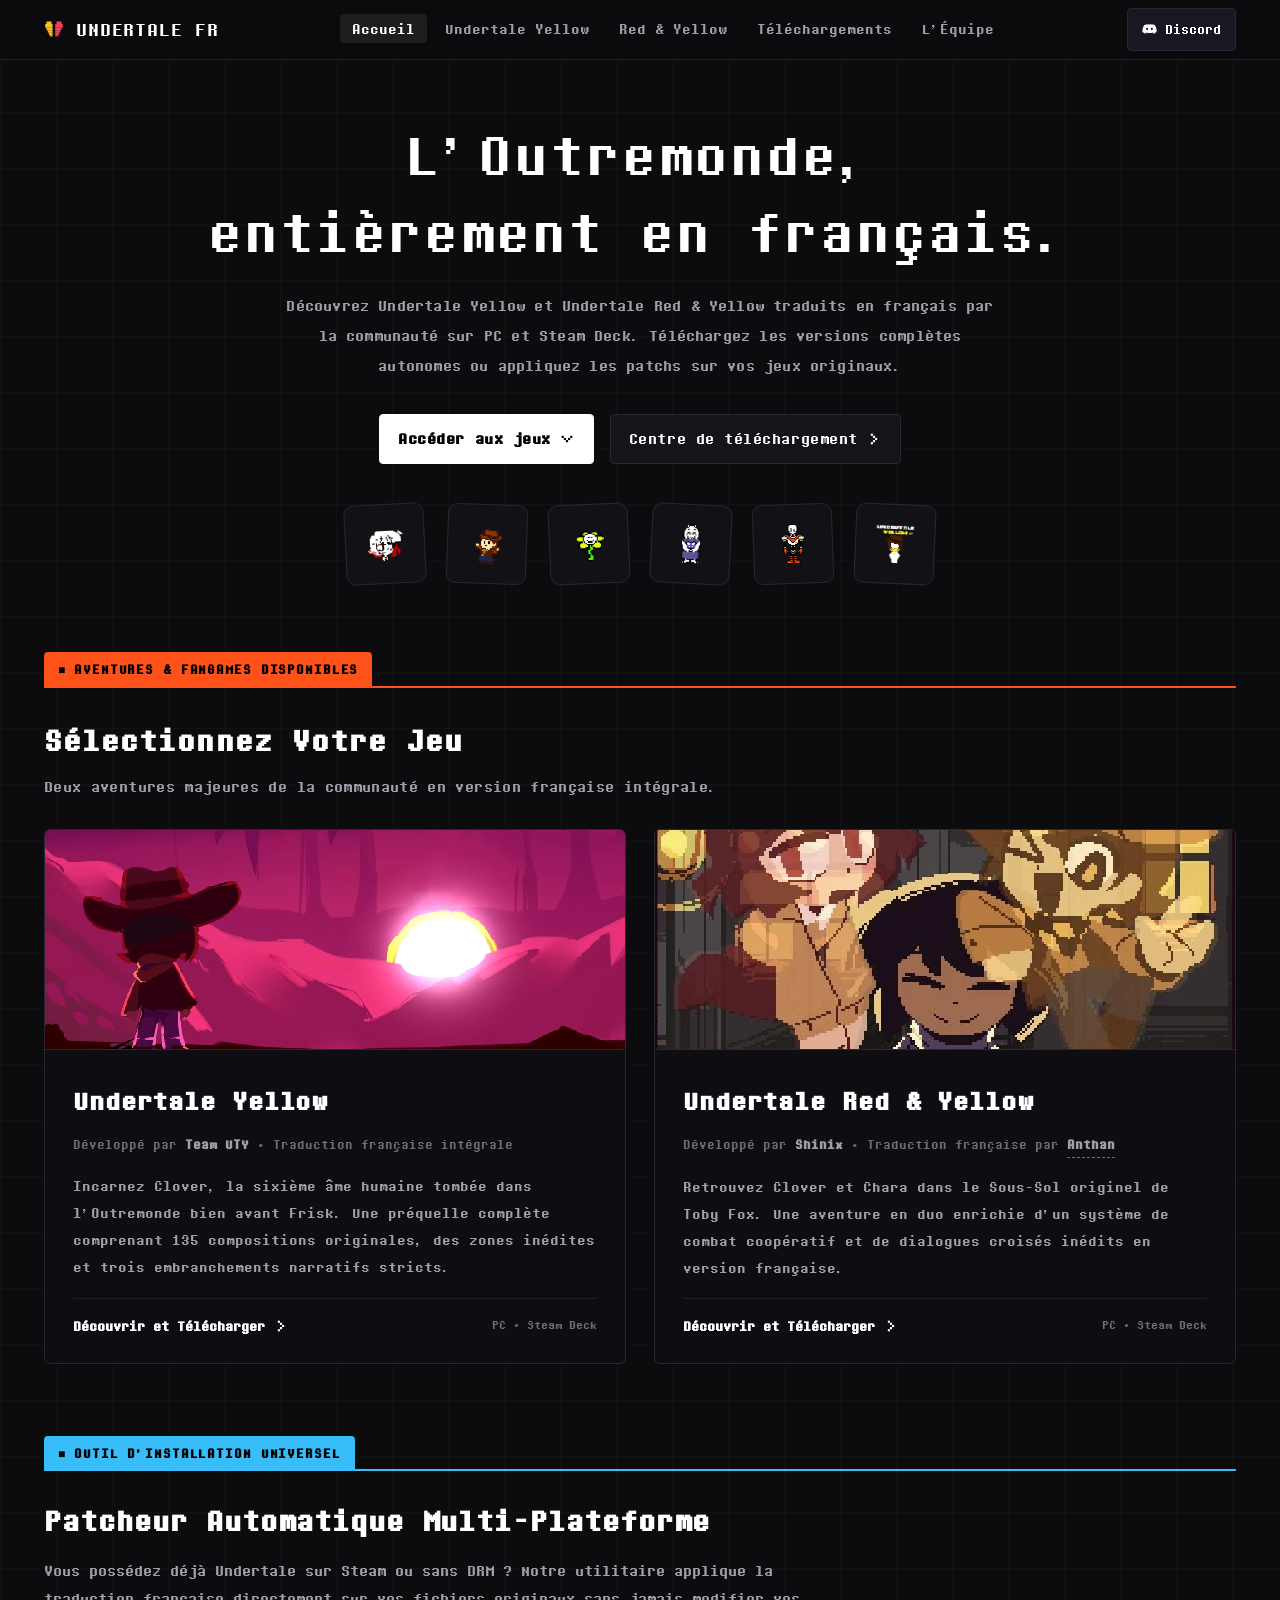
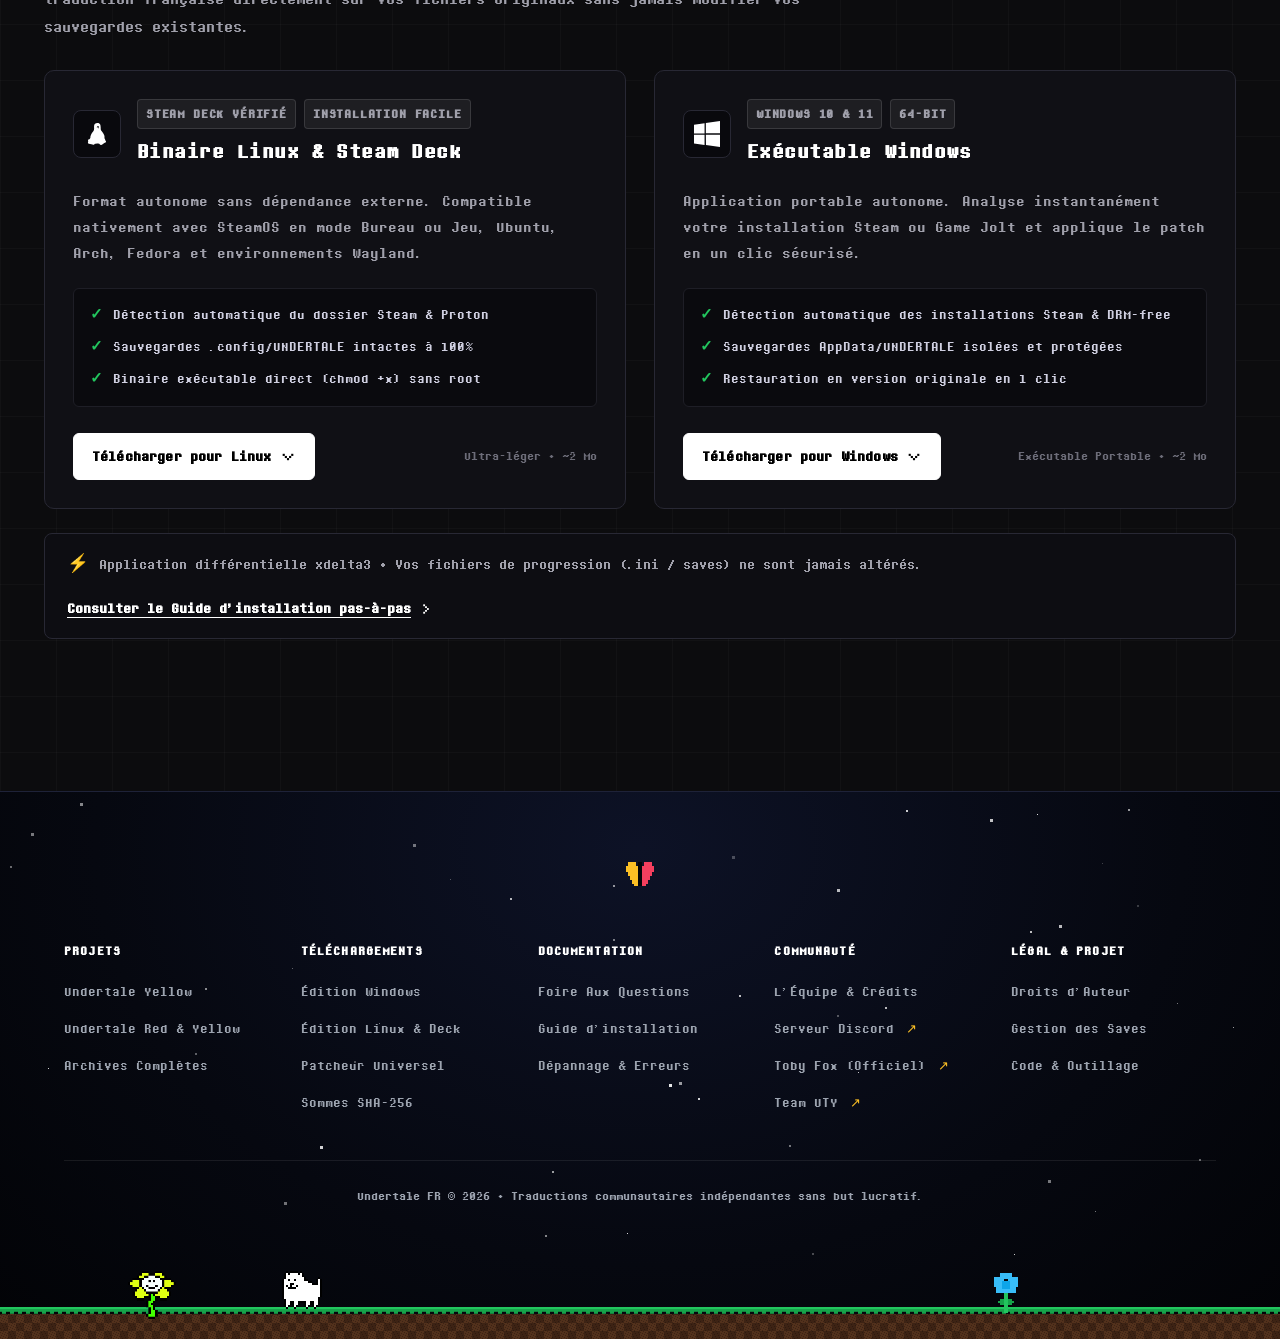
<file: index.html>
<!DOCTYPE html>
<html lang="fr">
<head>
    <meta charset="UTF-8">
    <meta name="viewport" content="width=device-width, initial-scale=1.0">
    <title>Undertale FR • Traductions Françaises Undertale Yellow & Red and Yellow</title>
    <meta name="description" content="Portail communautaire officiel des patchs et traductions françaises pour Undertale Yellow et Undertale Red & Yellow. Téléchargements vérifiés PC, Steam Deck et Linux.">
    <link rel="canonical" href="https://undertale-fr.cronos.build/">
    
    <!-- OpenGraph / Réseaux Sociaux -->
    <meta property="og:type" content="website">
    <meta property="og:site_name" content="Undertale FR">
    <meta property="og:title" content="Undertale FR • Traductions Françaises Undertale Yellow & Red and Yellow">
    <meta property="og:description" content="Portail communautaire officiel des patchs et traductions françaises pour Undertale Yellow et Undertale Red & Yellow. Téléchargements vérifiés PC, Steam Deck et Linux.">
    <meta property="og:url" content="https://undertale-fr.cronos.build/">
    <meta property="og:image" content="https://undertale-fr.cronos.build/assets/images/banniere_UTY.webp">
    <meta property="og:locale" content="fr_FR">
    
    <!-- Twitter Cards -->
    <meta name="twitter:card" content="summary_large_image">
    <meta name="twitter:title" content="Undertale FR • Traductions Françaises Undertale Yellow & Red and Yellow">
    <meta name="twitter:description" content="Portail communautaire officiel des patchs et traductions françaises pour Undertale Yellow et Undertale Red & Yellow. Téléchargements vérifiés PC, Steam Deck et Linux.">
    <meta name="twitter:image" content="https://undertale-fr.cronos.build/assets/images/banniere_UTY.webp">
    
    <!-- Données Structurées JSON-LD -->
    <script type="application/ld+json">
    {
      "@context": "https://schema.org",
      "@type": "WebSite",
      "name": "Undertale FR",
      "url": "https://undertale-fr.cronos.build/",
      "description": "Portail communautaire des traductions françaises d'Undertale Yellow et Undertale Red & Yellow.",
      "inLanguage": "fr-FR"
    }
    </script>

    <link rel="stylesheet" href="css/base.css">
    <link rel="stylesheet" href="css/home.css">
    <link rel="icon" type="image/x-icon" href="assets/images/Undertale yellow FR996a.ico">
</head>
<body>

    <!-- Barre de Navigation Minimaliste -->
    <header class="site-navbar">
        <div class="navbar-shell">
            <a href="./" class="brand-link">
                <!-- Cœur Pixel Bicolore Épuré (Jaune UTY / Rose UTRY) -->
                <svg class="pixel-art brand-heart" viewBox="0 0 16 16" fill="none" xmlns="http://www.w3.org/2000/svg">
                    <rect x="2" y="2" width="4" height="2" fill="#fbbf24"/>
                    <rect x="1" y="4" width="6" height="3" fill="#fbbf24"/>
                    <rect x="2" y="7" width="5" height="2" fill="#fbbf24"/>
                    <rect x="3" y="9" width="4" height="2" fill="#fbbf24"/>
                    <rect x="4" y="11" width="3" height="2" fill="#fbbf24"/>
                    <rect x="5" y="13" width="2" height="1" fill="#fbbf24"/>
                    <rect x="7" y="2" width="2" height="12" fill="#0c0c0e"/>
                    <rect x="10" y="2" width="4" height="2" fill="#f43f5e"/>
                    <rect x="9" y="4" width="6" height="3" fill="#f43f5e"/>
                    <rect x="9" y="7" width="5" height="2" fill="#f43f5e"/>
                    <rect x="9" y="9" width="4" height="2" fill="#f43f5e"/>
                    <rect x="9" y="11" width="3" height="2" fill="#f43f5e"/>
                    <rect x="9" y="13" width="2" height="1" fill="#f43f5e"/>
                </svg>
                <span class="brand-title-text">UNDERTALE FR</span>
            </a>

            <button type="button" class="nav-mobile-toggle" id="nav-toggle" aria-label="Menu principal">☰</button>
            <nav id="nav-menu">
                <ul class="navbar-links">
                    <li><a href="./" class="nav-link active">Accueil</a></li>
                    <li><a href="undertale-yellow.html" class="nav-link">Undertale Yellow</a></li>
                    <li><a href="undertale-red-yellow.html" class="nav-link">Red & Yellow</a></li>
                    <li><a href="telechargement.html" class="nav-link">Téléchargements</a></li>
                    <li><a href="credits.html" class="nav-link">L'Équipe</a></li>
                </ul>
            </nav>

            <div class="navbar-actions">
                <a href="https://discord.gg/gtVB9WVuWA" target="_blank" rel="noopener noreferrer" class="nav-discord-btn">
                    <svg width="15" height="15" viewBox="0 0 16 16" fill="currentColor">
                        <path d="M13.5 3.2A11.3 11.3 0 0 0 10.7 2.3l-.2.4a9.6 9.6 0 0 1 2.3.9 11.7 11.7 0 0 0-3.6-1.1h-.2a11.7 11.7 0 0 0-3.6 1.1 9.6 9.6 0 0 1 2.3-.9l-.2-.4A11.3 11.3 0 0 0 2.5 3.2C.8 5.7.3 8.2.5 10.6a11.4 11.4 0 0 0 3.5 1.8l.8-1a7.4 7.4 0 0 1-1.3-.6l.3-.2a8.2 8.2 0 0 0 8.4 0l.3.2a7.4 7.4 0 0 1-1.3.6l.8 1a11.4 11.4 0 0 0 3.5-1.8c.3-2.8-.5-5.3-2-7.4zM5.5 8.7c-.6 0-1.1-.6-1.1-1.3s.5-1.3 1.1-1.3 1.1.6 1.1 1.3-.5 1.3-1.1 1.3zm5 0c-.6 0-1.1-.6-1.1-1.3s.5-1.3 1.1-1.3 1.1.6 1.1 1.3-.5 1.3-1.1 1.3z"/>
                    </svg>
                    <span>Discord</span>
                </a>
            </div>
        </div>
    </header>

    <main class="home-main-shell">

        <!-- 1. Hero Section : Centrée, Sobre & Ambitieuse -->
        <section class="home-hero-section">
            <h1 class="home-hero-title">
                L'Outremonde, entièrement en français.
            </h1>
            <p class="home-hero-desc">
                Découvrez Undertale Yellow et Undertale Red & Yellow traduits en français par la communauté sur PC et Steam Deck. Téléchargez les versions complètes autonomes ou appliquez les patchs sur vos jeux originaux.
            </p>
            <div class="hero-cta-row">
                <a href="#games-selection" class="btn-primary">
                    <span>Accéder aux jeux</span>
                    <svg class="pixel-arrow-down" viewBox="0 0 30 30" width="16" height="16" fill="currentColor">
                        <path d="M5 12.9995V8.99951H9V12.9995H5Z"/>
                        <path d="M9 16.9995V12.9995H13V16.9995H9Z"/>
                        <path d="M13 20.9995V16.9995H17V20.9995H13Z"/>
                        <path d="M17 16.9995V12.9995H21V16.9995H17Z"/>
                        <path d="M21 12.9995V8.99951H25V12.9995H21Z"/>
                    </svg>
                </a>
                <a href="telechargement.html" class="btn-secondary">
                    <span>Centre de téléchargement</span>
                    <svg class="pixel-arrow" viewBox="0 0 30 30" width="16" height="16" fill="currentColor">
                        <path d="M12.9995 25H8.99951V21H12.9995V25Z"/>
                        <path d="M16.9995 21H12.9995V17H16.9995V21Z"/>
                        <path d="M20.9995 17H16.9995V13H20.9995V17Z"/>
                        <path d="M16.9995 13H12.9995V9H16.9995V13Z"/>
                        <path d="M12.9995 9H8.99951V5H12.9995V9Z"/>
                    </svg>
                </a>
            </div>
        </section>

        <!-- 2. Ruban de Tuiles Pixel Art (Sobriété & Précision 1:1) -->
        <div class="pixel-parade-ribbon" aria-hidden="true">
            <div class="pixel-tile">
                <img src="assets/images/chara_clean.webp" alt="Chara" width="40" height="40" loading="lazy">
            </div>
            <div class="pixel-tile">
                <img src="assets/images/clover.webp" alt="Clover" width="40" height="40" loading="lazy">
            </div>
            <div class="pixel-tile">
                <img src="assets/images/flowey_sprite.webp" alt="Flowey" width="40" height="40" loading="lazy">
            </div>
            <div class="pixel-tile">
                <img src="assets/images/Toriel_sprite.webp" alt="Toriel" width="40" height="40" loading="lazy">
            </div>
            <div class="pixel-tile">
                <img src="assets/images/Papyrus_overworld.webp" alt="Papyrus" width="40" height="40" loading="lazy">
            </div>
            <div class="pixel-tile">
                <img src="assets/images/uty_icon_crisp.webp" alt="Undertale Yellow" width="40" height="40" loading="lazy">
            </div>
        </div>

        <!-- 3. Vitrine des Jeux : Modules Panoramiques Widescreen (1240px) -->
        <section class="showcase-section" id="games-selection">
            <div class="mistral-section-tab-bar">
                <div class="mistral-tab-badge">
                    <span class="tab-badge-accent">■</span>
                    <span>AVENTURES & FANGAMES DISPONIBLES</span>
                </div>
                <div class="mistral-tab-line"></div>
            </div>

            <div class="showcase-header">
                <h2 class="showcase-title">Sélectionnez Votre Jeu</h2>
                <p class="showcase-subtitle">Deux aventures majeures de la communauté en version française intégrale.</p>
            </div>

            <!-- Grille des Deux Jeux en Opposition (Côte-à-Côte) -->
            <div class="games-showcase-grid">

                <!-- Jeu 1 : Undertale Yellow -->
                <a href="undertale-yellow.html" class="game-card game-card-yellow">
                    <div class="card-banner-stage">
                        <img src="assets/images/banniere_UTY.webp" alt="Bannière Undertale Yellow" loading="lazy">
                    </div>
                    <div class="card-content-body">
                        <h3 class="card-title-text">Undertale <span class="yellow">Yellow</span></h3>
                        <p class="card-byline">Développé par <strong>Team UTY</strong> • Traduction française intégrale</p>
                        <p class="card-desc-text">
                            Incarnez Clover, la sixième âme humaine tombée dans l'Outremonde bien avant Frisk. Une préquelle complète comprenant 135 compositions originales, des zones inédites et trois embranchements narratifs stricts.
                        </p>
                        <div class="card-cta-row">
                            <span class="card-cta-btn">
                                <span>Découvrir et Télécharger</span>
                                <svg class="pixel-arrow" viewBox="0 0 30 30" width="16" height="16" fill="currentColor">
                                    <path d="M12.9995 25H8.99951V21H12.9995V25Z"/>
                                    <path d="M16.9995 21H12.9995V17H16.9995V21Z"/>
                                    <path d="M20.9995 17H16.9995V13H20.9995V17Z"/>
                                    <path d="M16.9995 13H12.9995V9H16.9995V13Z"/>
                                    <path d="M12.9995 9H8.99951V5H12.9995V9Z"/>
                                </svg>
                            </span>
                            <span class="card-platform-text">PC • Steam Deck</span>
                        </div>
                    </div>
                </a>

                <!-- Jeu 2 : Undertale Red & Yellow -->
                <a href="undertale-red-yellow.html" class="game-card game-card-red">
                    <div class="card-banner-stage">
                        <img src="assets/images/banniere_RY.webp" alt="Bannière Undertale Red & Yellow" loading="lazy">
                    </div>
                    <div class="card-content-body">
                        <h3 class="card-title-text">Undertale <span class="red">Red & Yellow</span></h3>
                        <p class="card-byline">Développé par <strong>Shinix</strong> • Traduction française par <strong class="anthan-glitch-target">Anthan</strong></p>
                        <p class="card-desc-text">
                            Retrouvez Clover et Chara dans le Sous-Sol originel de Toby Fox. Une aventure en duo enrichie d'un système de combat coopératif et de dialogues croisés inédits en version française.
                        </p>
                        <div class="card-cta-row">
                            <span class="card-cta-btn">
                                <span>Découvrir et Télécharger</span>
                                <svg class="pixel-arrow" viewBox="0 0 30 30" width="16" height="16" fill="currentColor">
                                    <path d="M12.9995 25H8.99951V21H12.9995V25Z"/>
                                    <path d="M16.9995 21H12.9995V17H16.9995V21Z"/>
                                    <path d="M20.9995 17H16.9995V13H20.9995V17Z"/>
                                    <path d="M16.9995 13H12.9995V9H16.9995V13Z"/>
                                    <path d="M12.9995 9H8.99951V5H12.9995V9Z"/>
                                </svg>
                            </span>
                            <span class="card-platform-text">PC • Steam Deck</span>
                        </div>
                    </div>
                </a>

            </div>
        </section>

        <!-- 4. Section Patcheur Universel en Dual-Stations Sobres -->
        <section class="patcher-mistral-section" id="patcher-section">
            <div class="mistral-section-tab-bar">
                <div class="mistral-tab-badge tab-badge-cyan">
                    <span class="tab-badge-accent">■</span>
                    <span>OUTIL D'INSTALLATION UNIVERSEL</span>
                </div>
                <div class="mistral-tab-line tab-line-cyan"></div>
            </div>

            <div class="patcher-section-header">
                <h2 class="patcher-section-title">Patcheur Automatique Multi-Plateforme</h2>
                <p class="patcher-section-desc">
                    Vous possédez déjà Undertale sur Steam ou sans DRM ? Notre utilitaire applique la traduction française directement sur vos fichiers originaux sans jamais modifier vos sauvegardes existantes.
                </p>
            </div>

            <!-- Grille des Deux Stations de Téléchargement -->
            <div class="patcher-dual-grid">

                <!-- Station Linux & Steam Deck -->
                <div class="platform-station-card">
                    <div class="station-header">
                        <div class="station-icon-frame">
                            <!-- Linux Tux Officiel Multicolore -->
                            <svg class="station-tux-icon" viewBox="0 0 24 24" width="22" height="22" fill="currentColor" xmlns="http://www.w3.org/2000/svg">
    <path d="M12.504 0c-.155 0-.315.008-.48.021-4.226.333-3.105 4.807-3.17 6.298-.076 1.092-.3 1.953-1.05 3.02-.885 1.051-2.127 2.75-2.716 4.521-.278.832-.41 1.684-.287 2.489a.424.424 0 00-.11.135c-.26.268-.45.6-.663.839-.199.199-.485.267-.797.4-.313.136-.658.269-.864.68-.09.189-.136.394-.132.602 0 .199.027.4.055.536.058.399.116.728.04.97-.249.68-.28 1.145-.106 1.484.174.334.535.47.94.601.81.2 1.91.135 2.774.6.926.466 1.866.67 2.616.47.526-.116.97-.464 1.208-.946.587-.003 1.23-.269 2.26-.334.699-.058 1.574.267 2.577.2.025.134.063.198.114.333l.003.003c.391.778 1.113 1.132 1.884 1.071.771-.06 1.592-.536 2.257-1.306.631-.765 1.683-1.084 2.378-1.503.348-.199.629-.469.649-.853.023-.4-.2-.811-.714-1.376v-.097l-.003-.003c-.17-.2-.25-.535-.338-.926-.085-.401-.182-.786-.492-1.046h-.003c-.059-.054-.123-.067-.188-.135a.357.357 0 00-.19-.064c.431-1.278.264-2.55-.173-3.694-.533-1.41-1.465-2.638-2.175-3.483-.796-1.005-1.576-1.957-1.56-3.368.026-2.152.236-6.133-3.544-6.139zm.529 3.405h.013c.213 0 .396.062.584.198.19.135.33.332.438.533.105.259.158.459.166.724 0-.02.006-.04.006-.06v.105a.086.086 0 01-.004-.021l-.004-.024a1.807 1.807 0 01-.15.706.953.953 0 01-.213.335.71.71 0 00-.088-.042c-.104-.045-.198-.064-.284-.133a1.312 1.312 0 00-.22-.066c.05-.06.146-.133.183-.198.053-.128.082-.264.088-.402v-.02a1.21 1.21 0 00-.061-.4c-.045-.134-.101-.2-.183-.333-.084-.066-.167-.132-.267-.132h-.016c-.093 0-.176.03-.262.132a.8.8 0 00-.205.334 1.18 1.18 0 00-.09.4v.019c.002.089.008.179.02.267-.193-.067-.438-.135-.607-.202a1.635 1.635 0 01-.018-.2v-.02a1.772 1.772 0 01.15-.768c.082-.22.232-.406.43-.533a.985.985 0 01.594-.2z"/>
</svg>
                        </div>
                        <div class="station-meta">
                            <div class="station-badges">
                                <span class="badge-pill">STEAM DECK VÉRIFIÉ</span>
                                <span class="badge-pill">INSTALLATION FACILE</span>
                            </div>
                            <h3 class="station-title">Binaire Linux & Steam Deck</h3>
                        </div>
                    </div>

                    <p class="station-desc">
                        Format autonome sans dépendance externe. Compatible nativement avec SteamOS en mode Bureau ou Jeu, Ubuntu, Arch, Fedora et environnements Wayland.
                    </p>

                    <div class="station-specs-grid">
                        <div class="spec-item"><span class="spec-check">✓</span> Détection automatique du dossier Steam & Proton</div>
                        <div class="spec-item"><span class="spec-check">✓</span> Sauvegardes .config/UNDERTALE intactes à 100%</div>
                        <div class="spec-item"><span class="spec-check">✓</span> Binaire exécutable direct (chmod +x) sans root</div>
                    </div>

                    <div class="station-action-row">
                        <a href="downloads/Undertale-FR-Patcher-Linux.tar.gz" download class="station-download-btn">
                            <span>Télécharger pour Linux</span>
                            <svg class="pixel-arrow-down" viewBox="0 0 30 30" width="16" height="16" fill="currentColor">
                                <path d="M5 12.9995V8.99951H9V12.9995H5Z"/>
                                <path d="M9 16.9995V12.9995H13V16.9995H9Z"/>
                                <path d="M13 20.9995V16.9995H17V20.9995H13Z"/>
                                <path d="M17 16.9995V12.9995H21V16.9995H17Z"/>
                                <path d="M21 12.9995V8.99951H25V12.9995H21Z"/>
                            </svg>
                        </a>
                        <span class="station-filesize">Ultra-léger • ~2 Mo</span>
                    </div>
                </div>

                <!-- Station Windows -->
                <div class="platform-station-card">
                    <div class="station-header">
                        <div class="station-icon-frame">
                            <!-- Windows Official SVG -->
                            <svg width="26" height="26" viewBox="0 0 24 24" fill="currentColor">
                                <path d="M0 3.449L9.75 2.1v9.451H0m10.949-9.602L24 0v11.4H10.949M0 12.6h9.75v9.451L0 20.699M10.949 12.6H24V24l-12.951-1.801"/>
                            </svg>
                        </div>
                        <div class="station-meta">
                            <div class="station-badges">
                                <span class="badge-pill">WINDOWS 10 & 11</span>
                                <span class="badge-pill">64-BIT</span>
                            </div>
                            <h3 class="station-title">Exécutable Windows</h3>
                        </div>
                    </div>

                    <p class="station-desc">
                        Application portable autonome. Analyse instantanément votre installation Steam ou Game Jolt et applique le patch en un clic sécurisé.
                    </p>

                    <div class="station-specs-grid">
                        <div class="spec-item"><span class="spec-check">✓</span> Détection automatique des installations Steam & DRM-free</div>
                        <div class="spec-item"><span class="spec-check">✓</span> Sauvegardes AppData/UNDERTALE isolées et protégées</div>
                        <div class="spec-item"><span class="spec-check">✓</span> Restauration en version originale en 1 clic</div>
                    </div>

                    <div class="station-action-row">
                        <a href="downloads/Undertale-FR-Patcher.exe" download class="station-download-btn">
                            <span>Télécharger pour Windows</span>
                            <svg class="pixel-arrow-down" viewBox="0 0 30 30" width="16" height="16" fill="currentColor">
                                <path d="M5 12.9995V8.99951H9V12.9995H5Z"/>
                                <path d="M9 16.9995V12.9995H13V16.9995H9Z"/>
                                <path d="M13 20.9995V16.9995H17V20.9995H13Z"/>
                                <path d="M17 16.9995V12.9995H21V16.9995H17Z"/>
                                <path d="M21 12.9995V8.99951H25V12.9995H21Z"/>
                            </svg>
                        </a>
                        <span class="station-filesize">Exécutable Portable • ~2 Mo</span>
                    </div>
                </div>

            </div>

            <!-- Barre de réassurance et Guide bas de section -->
            <div class="patcher-bottom-bar">
                <div class="patcher-bottom-info">
                    <span class="info-icon">⚡</span>
                    <span>Application différentielle xdelta3 • Vos fichiers de progression (.ini / saves) ne sont jamais altérés.</span>
                </div>
                <a href="faq.html" class="patcher-help-link">
                    <span>Consulter le Guide d'installation pas-à-pas</span>
                    <svg class="pixel-arrow" viewBox="0 0 30 30" width="14" height="14" fill="currentColor">
                        <path d="M12.9995 25H8.99951V21H12.9995V25Z"/>
                        <path d="M16.9995 21H12.9995V17H16.9995V21Z"/>
                        <path d="M20.9995 17H16.9995V13H20.9995V17Z"/>
                        <path d="M16.9995 13H12.9995V9H16.9995V13Z"/>
                        <path d="M12.9995 9H8.99951V5H12.9995V9Z"/>
                    </svg>
                </a>
            </div>
        </section>

    </main>

    <!-- Pied de Page Monumental Mistral AI × Pixel Art Sous-Terrain -->
    <footer class="artistic-footer">
        <!-- Canvas d'étoiles et poussières pixel art flottantes -->
        <canvas id="footer-stars-canvas" class="footer-stars-canvas" aria-hidden="true"></canvas>

        <div class="footer-main-container">
            <!-- Emblème Pixel Art Centré -->
            <div class="footer-top-emblem">
                <a href="./" class="footer-emblem-anchor" aria-label="Undertale FR - Retour à l'accueil">
                    <svg class="pixel-art brand-heart-lg footer-emblem-heart" viewBox="0 0 16 16" width="32" height="32" fill="none">
                        <rect x="2" y="2" width="4" height="2" fill="#fbbf24"/>
                        <rect x="1" y="4" width="6" height="3" fill="#fbbf24"/>
                        <rect x="2" y="7" width="5" height="2" fill="#fbbf24"/>
                        <rect x="3" y="9" width="4" height="2" fill="#fbbf24"/>
                        <rect x="4" y="11" width="3" height="2" fill="#fbbf24"/>
                        <rect x="5" y="13" width="2" height="1" fill="#fbbf24"/>
                        <rect x="7" y="2" width="2" height="12" fill="#040508"/>
                        <rect x="10" y="2" width="4" height="2" fill="#f43f5e"/>
                        <rect x="9" y="4" width="6" height="3" fill="#f43f5e"/>
                        <rect x="9" y="7" width="5" height="2" fill="#f43f5e"/>
                        <rect x="9" y="9" width="4" height="2" fill="#f43f5e"/>
                        <rect x="9" y="11" width="3" height="2" fill="#f43f5e"/>
                        <rect x="9" y="13" width="2" height="1" fill="#f43f5e"/>
                    </svg>
                </a>
            </div>

            <!-- Grille Architecturale des 5 Colonnes Mistral -->
            <div class="footer-inner-grid">
                <div>
                    <h4 class="footer-col-title">Projets</h4>
                    <ul class="footer-col-links">
                        <li><a href="undertale-yellow.html">Undertale Yellow</a></li>
                        <li><a href="undertale-red-yellow.html">Undertale Red & Yellow</a></li>
                        <li><a href="telechargement.html">Archives Complètes</a></li>
                    </ul>
                </div>
                <div>
                    <h4 class="footer-col-title">Téléchargements</h4>
                    <ul class="footer-col-links">
                        <li><a href="telechargement.html#windows">Édition Windows</a></li>
                        <li><a href="telechargement.html#linux">Édition Linux & Deck</a></li>
                        <li><a href="telechargement.html#patcheur">Patcheur Universel</a></li>
                        <li><a href="telechargement.html#registre">Sommes SHA-256</a></li>
                    </ul>
                </div>
                <div>
                    <h4 class="footer-col-title">Documentation</h4>
                    <ul class="footer-col-links">
                        <li><a href="faq.html">Foire Aux Questions</a></li>
                        <li><a href="undertale-yellow.html#install-guide">Guide d'installation</a></li>
                        <li><a href="faq.html#depannage">Dépannage & Erreurs</a></li>
                    </ul>
                </div>
                <div>
                    <h4 class="footer-col-title">Communauté</h4>
                    <ul class="footer-col-links">
                        <li><a href="credits.html">L'Équipe & Crédits</a></li>
                        <li><a href="https://discord.gg/gtVB9WVuWA" target="_blank" rel="noopener noreferrer">Serveur Discord <span class="footer-link-badge">↗</span></a></li>
                        <li><a href="https://undertale.com" target="_blank" rel="noopener noreferrer">Toby Fox (Officiel) <span class="footer-link-badge">↗</span></a></li>
                        <li><a href="https://gamejolt.com/games/UndertaleYellow/438225" target="_blank" rel="noopener noreferrer">Team UTY <span class="footer-link-badge">↗</span></a></li>
                    </ul>
                </div>
                <div>
                    <h4 class="footer-col-title">Légal & Projet</h4>
                    <ul class="footer-col-links">
                        <li><a href="faq.html#legal">Droits d'Auteur</a></li>
                        <li><a href="faq.html#sauvegardes">Gestion des Saves</a></li>
                        <li><a href="credits.html#outils">Code & Outillage</a></li>
                    </ul>
                </div>
            </div>

            <!-- Ligne de Copyright Sobre -->
            <div class="footer-bottom-row">
                <span class="footer-meta-brand">Undertale FR © 2026 • Traductions communautaires indépendantes sans but lucratif.</span>
            </div>
        </div>

        <!-- Scène Bucolique Pixel Art au Sol (Herbe, Flowey, Toby Dog, Fleur Écho & Sans) -->
        <div class="footer-pixel-world-stage" aria-hidden="true">
            <div class="footer-pixel-speech" id="footer-pixel-speech"></div>
            <div class="stage-flower stage-flowey-left" id="stage-flowey" role="button" tabindex="0">
                <img src="assets/images/flowey_planted.webp" alt="Flowey la Fleur">
            </div>
            <div class="stage-toby-walker" id="toby-walker" role="button" tabindex="0">
                <img src="assets/images/toby_walk.webp" alt="Toby Dog">
            </div>
            <div class="stage-flower stage-flower-right" id="stage-echo-flower" role="button" tabindex="0">
                <img src="assets/images/echo_flower.webp" alt="Fleur Écho">
            </div>
            <div class="stage-sans-sleeper" id="stage-sans" role="button" tabindex="0">
                <div class="stage-sans-snore" id="sans-snore">z z z...</div>
                <img src="assets/images/sans_sleep.webp" alt="Sans dort paisiblement">
            </div>
            <div class="stage-pixel-soil"></div>
        </div>
    </footer>

    <script src="js/anthan-easter-egg.js"></script>
    <script src="js/download-helper.js"></script>
    <script src="js/footer-world.js"></script>

</body>
</html>
</file>
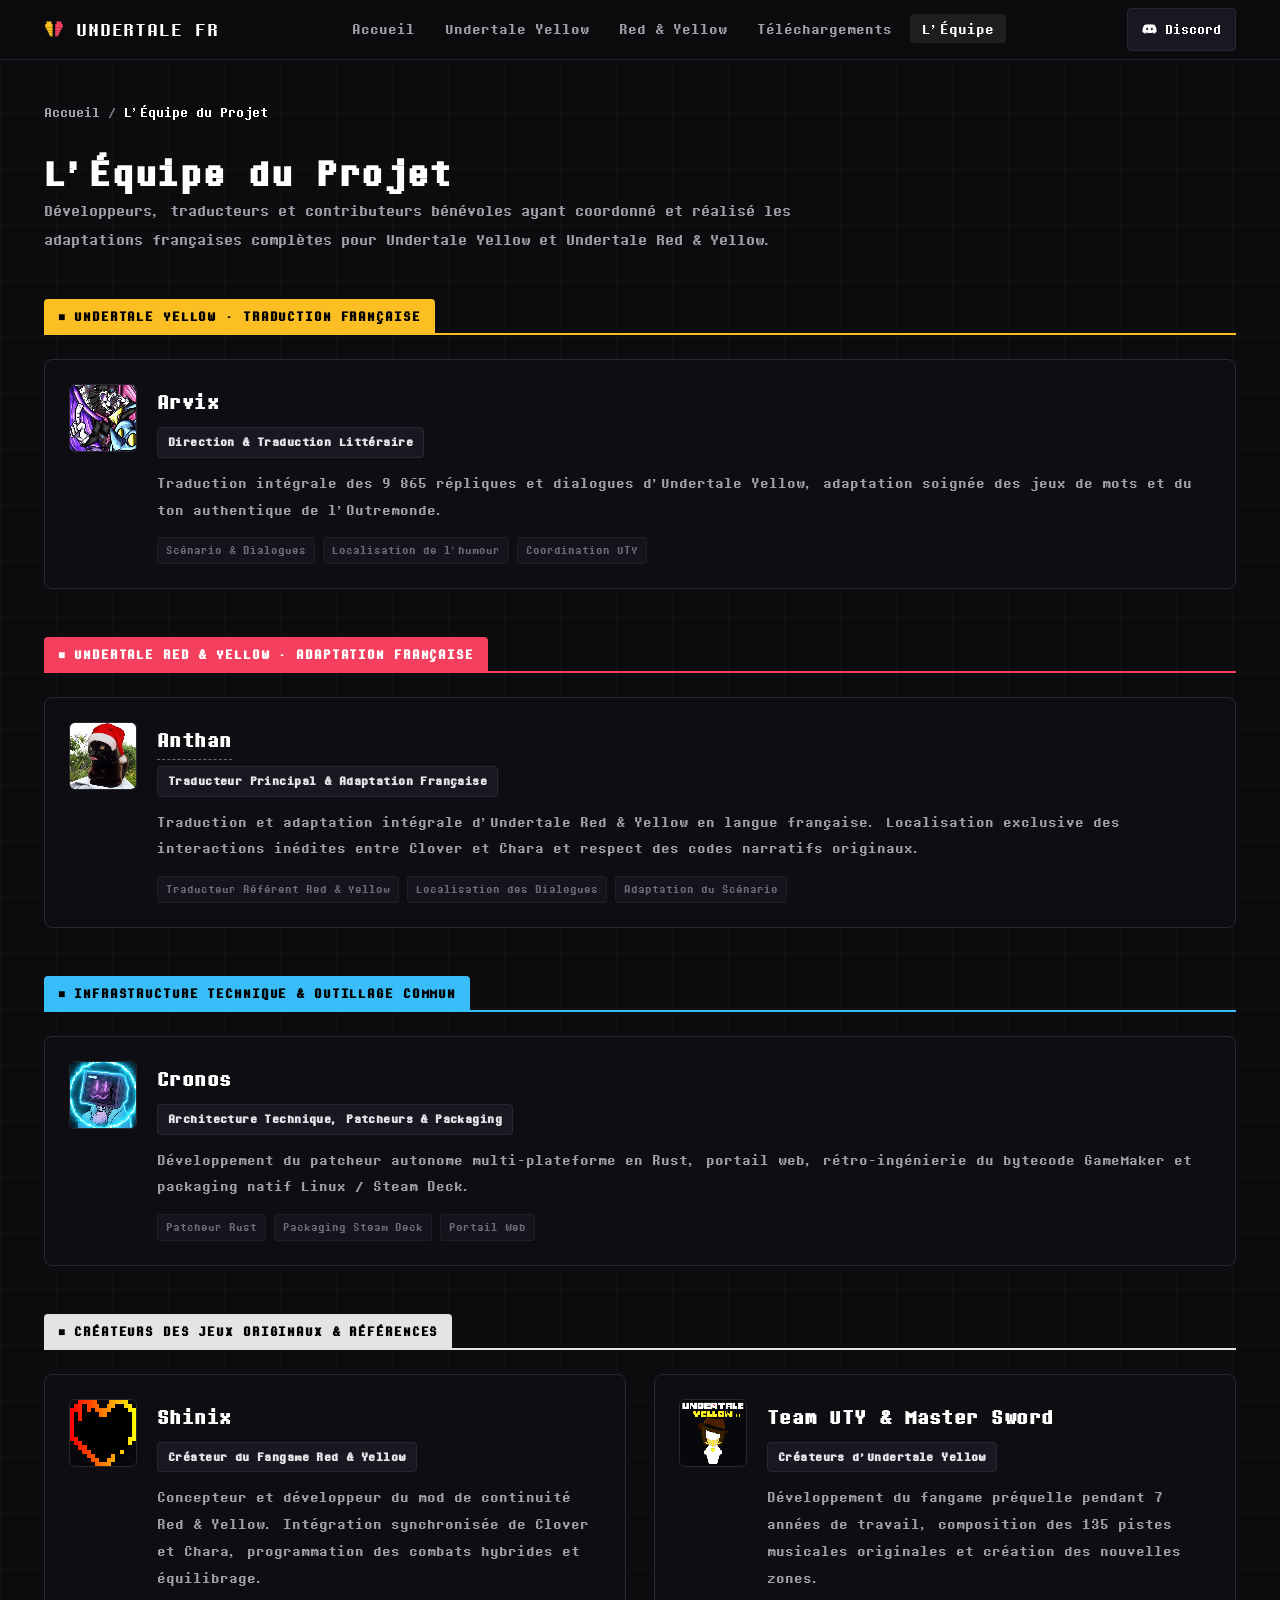
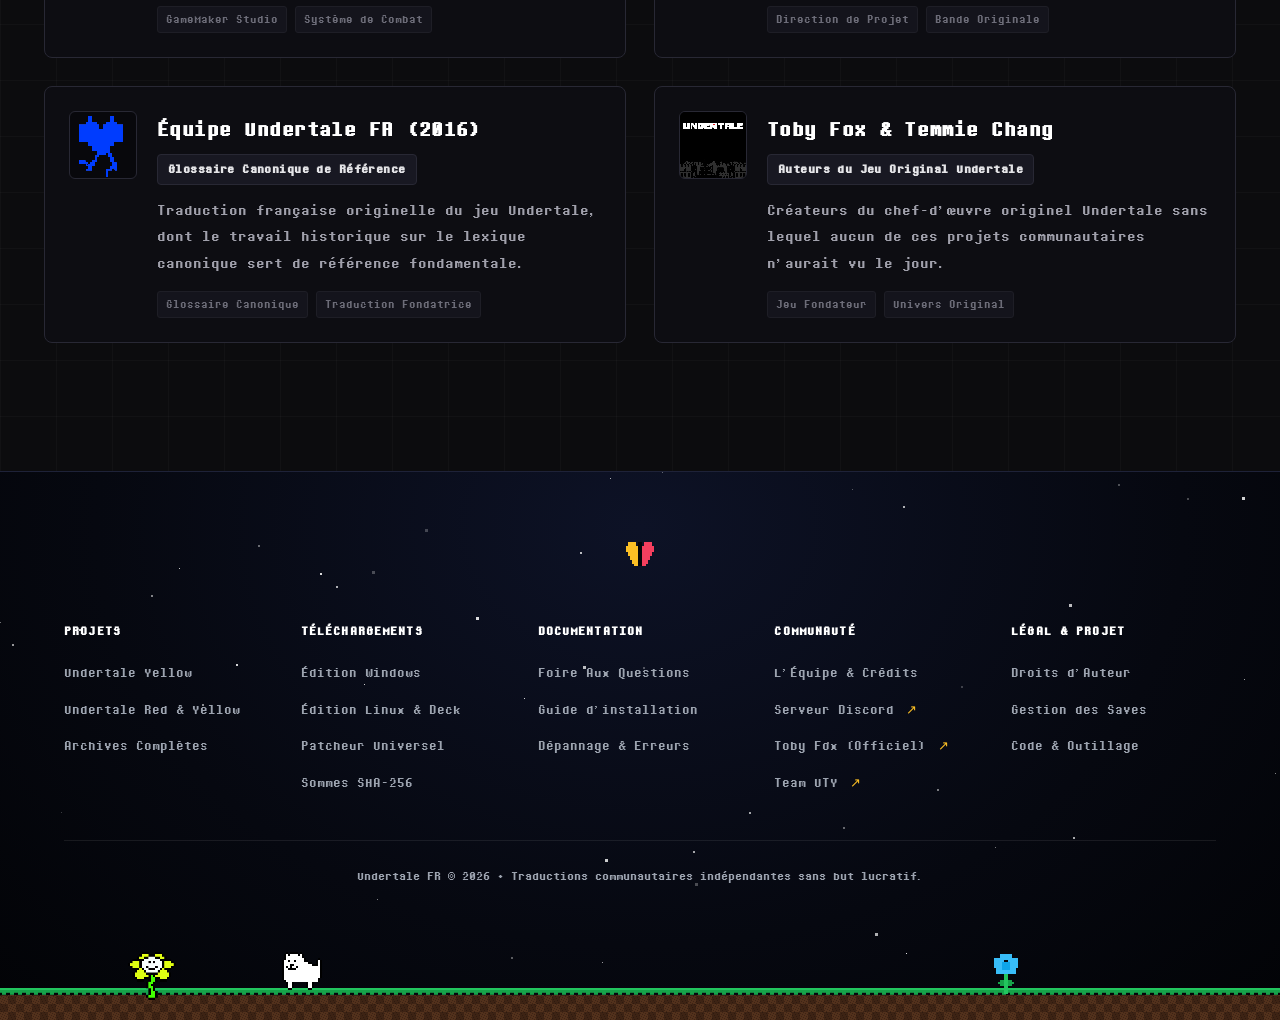
<file: credits.html>
<!DOCTYPE html>
<html lang="fr">
<head>
    <meta charset="UTF-8">
    <meta name="viewport" content="width=device-width, initial-scale=1.0">
    <title>Crédits & Contributeurs • L'Équipe d'Undertale FR</title>
    <meta name="description" content="Découvrez les développeurs, traducteurs et contributeurs bénévoles derrière les projets français d'Undertale Yellow et Undertale Red & Yellow.">
    <link rel="canonical" href="https://undertale-fr.cronos.build/credits.html">
    
    <!-- OpenGraph / Réseaux Sociaux -->
    <meta property="og:type" content="article">
    <meta property="og:site_name" content="Undertale FR">
    <meta property="og:title" content="Crédits & Contributeurs • L'Équipe d'Undertale FR">
    <meta property="og:description" content="Découvrez les développeurs et traducteurs bénévoles d'Undertale Yellow et Red & Yellow en langue française.">
    <meta property="og:url" content="https://undertale-fr.cronos.build/credits.html">
    <meta property="og:image" content="https://undertale-fr.cronos.build/assets/images/banniere_UTY.webp">
    <meta property="og:locale" content="fr_FR">
    
    <!-- Twitter Cards -->
    <meta name="twitter:card" content="summary_large_image">
    <meta name="twitter:title" content="Crédits & Contributeurs • Undertale FR">
    <meta name="twitter:description" content="Découvrez les développeurs et traducteurs bénévoles d'Undertale Yellow et Red & Yellow en français.">
    <meta name="twitter:image" content="https://undertale-fr.cronos.build/assets/images/banniere_UTY.webp">

    <link rel="stylesheet" href="css/base.css">
    <link rel="stylesheet" href="css/game.css">
    <link rel="icon" type="image/x-icon" href="assets/images/Undertale yellow FR996a.ico">
</head>
<body>

    <!-- Barre de Navigation Minimaliste -->
    <header class="site-navbar">
        <div class="navbar-shell">
            <a href="./" class="brand-link">
                <svg class="pixel-art brand-heart" viewBox="0 0 16 16" fill="none" xmlns="http://www.w3.org/2000/svg">
                    <rect x="2" y="2" width="4" height="2" fill="#fbbf24"/>
                    <rect x="1" y="4" width="6" height="3" fill="#fbbf24"/>
                    <rect x="2" y="7" width="5" height="2" fill="#fbbf24"/>
                    <rect x="3" y="9" width="4" height="2" fill="#fbbf24"/>
                    <rect x="4" y="11" width="3" height="2" fill="#fbbf24"/>
                    <rect x="5" y="13" width="2" height="1" fill="#fbbf24"/>
                    <rect x="7" y="2" width="2" height="12" fill="#0c0c0e"/>
                    <rect x="10" y="2" width="4" height="2" fill="#f43f5e"/>
                    <rect x="9" y="4" width="6" height="3" fill="#f43f5e"/>
                    <rect x="9" y="7" width="5" height="2" fill="#f43f5e"/>
                    <rect x="9" y="9" width="4" height="2" fill="#f43f5e"/>
                    <rect x="9" y="11" width="3" height="2" fill="#f43f5e"/>
                    <rect x="9" y="13" width="2" height="1" fill="#f43f5e"/>
                </svg>
                <span class="brand-title-text">UNDERTALE FR</span>
            </a>

            <button type="button" class="nav-mobile-toggle" id="nav-toggle" aria-label="Menu principal">☰</button>
            <nav id="nav-menu">
                <ul class="navbar-links">
                    <li><a href="./" class="nav-link">Accueil</a></li>
                    <li><a href="undertale-yellow.html" class="nav-link">Undertale Yellow</a></li>
                    <li><a href="undertale-red-yellow.html" class="nav-link">Red & Yellow</a></li>
                    <li><a href="telechargement.html" class="nav-link">Téléchargements</a></li>
                    <li><a href="credits.html" class="nav-link active">L'Équipe</a></li>
                </ul>
            </nav>

            <div class="navbar-actions">
                <a href="https://discord.gg/gtVB9WVuWA" target="_blank" rel="noopener noreferrer" class="nav-discord-btn">
                    <svg width="15" height="15" viewBox="0 0 16 16" fill="currentColor">
                        <path d="M13.5 3.2A11.3 11.3 0 0 0 10.7 2.3l-.2.4a9.6 9.6 0 0 1 2.3.9 11.7 11.7 0 0 0-3.6-1.1h-.2a11.7 11.7 0 0 0-3.6 1.1 9.6 9.6 0 0 1 2.3-.9l-.2-.4A11.3 11.3 0 0 0 2.5 3.2C.8 5.7.3 8.2.5 10.6a11.4 11.4 0 0 0 3.5 1.8l.8-1a7.4 7.4 0 0 1-1.3-.6l.3-.2a8.2 8.2 0 0 0 8.4 0l.3.2a7.4 7.4 0 0 1-1.3.6l.8 1a11.4 11.4 0 0 0 3.5-1.8c.3-2.8-.5-5.3-2-7.4zM5.5 8.7c-.6 0-1.1-.6-1.1-1.3s.5-1.3 1.1-1.3 1.1.6 1.1 1.3-.5 1.3-1.1 1.3zm5 0c-.6 0-1.1-.6-1.1-1.3s.5-1.3 1.1-1.3 1.1.6 1.1 1.3-.5 1.3-1.1 1.3z"/>
                    </svg>
                    <span>Discord</span>
                </a>
            </div>
        </div>
    </header>

    <main class="game-hub-container">

        <!-- Fil d'Ariane -->
        <div class="hub-breadcrumbs-bar">
            <nav class="hub-breadcrumbs">
                <a href="./">Accueil</a>
                <span>/</span>
                <span class="active">L'Équipe du Projet</span>
            </nav>
        </div>

        <section style="margin-bottom: 44px;">
            <h1 class="game-main-title">L'Équipe du Projet</h1>
            <p style="color: var(--text-secondary); font-size: 1.1rem; max-width: 760px; line-height: 1.65;">
                Développeurs, traducteurs et contributeurs bénévoles ayant coordonné et réalisé les adaptations françaises complètes pour Undertale Yellow et Undertale Red & Yellow.
            </p>
        </section>

        <!-- Section 1 : Projet Undertale Yellow (Traduction FR) -->
        <div class="mistral-section-tab-bar">
            <div class="mistral-tab-badge tab-badge-yellow">
                <span class="tab-badge-accent">■</span>
                <span>UNDERTALE YELLOW · TRADUCTION FRANÇAISE</span>
            </div>
            <div class="mistral-tab-line tab-line-yellow"></div>
        </div>

        <div class="team-roster-grid" style="grid-template-columns: 1fr; margin-bottom: 48px;">
            <!-- Arvix -->
            <div class="team-card-box">
                <div class="team-avatar-container">
                    <img src="assets/images/arvix_pp.webp" alt="Avatar Arvix" width="72" height="72" loading="lazy">
                </div>
                <div class="team-info-body">
                    <h3 class="team-member-name">Arvix</h3>
                    <span class="team-role-tag">Direction & Traduction Littéraire</span>
                    <p class="team-member-desc">
                        Traduction intégrale des 9 865 répliques et dialogues d'Undertale Yellow, adaptation soignée des jeux de mots et du ton authentique de l'Outremonde.
                    </p>
                    <div class="team-pills-row">
                        <span class="team-micro-pill">Scénario & Dialogues</span>
                        <span class="team-micro-pill">Localisation de l'humour</span>
                        <span class="team-micro-pill">Coordination UTY</span>
                    </div>
                </div>
            </div>
        </div>

        <!-- Section 2 : Projet Undertale Red & Yellow (Adaptation FR) -->
        <div class="mistral-section-tab-bar">
            <div class="mistral-tab-badge" style="background: #f43f5e; color: #ffffff;">
                <span class="tab-badge-accent">■</span>
                <span>UNDERTALE RED & YELLOW · ADAPTATION FRANÇAISE</span>
            </div>
            <div class="mistral-tab-line" style="background: #f43f5e;"></div>
        </div>

        <div class="team-roster-grid" style="grid-template-columns: 1fr; margin-bottom: 48px;">
            <!-- Anthan -->
            <div class="team-card-box">
                <div class="team-avatar-container">
                    <img src="assets/images/anthan_pp.webp" alt="Avatar Anthan">
                </div>
                <div class="team-info-body">
                    <h3 class="team-member-name"><span class="anthan-glitch-target">Anthan</span></h3>
                    <span class="team-role-tag">Traducteur Principal & Adaptation Française</span>
                    <p class="team-member-desc">
                        Traduction et adaptation intégrale d'Undertale Red & Yellow en langue française. Localisation exclusive des interactions inédites entre Clover et Chara et respect des codes narratifs originaux.
                    </p>
                    <div class="team-pills-row">
                        <span class="team-micro-pill">Traducteur Référent Red & Yellow</span>
                        <span class="team-micro-pill">Localisation des Dialogues</span>
                        <span class="team-micro-pill">Adaptation du Scénario</span>
                    </div>
                </div>
            </div>
        </div>

        <!-- Section 3 : Infrastructure Technique & Patcheurs Communs -->
        <div class="mistral-section-tab-bar">
            <div class="mistral-tab-badge tab-badge-cyan">
                <span class="tab-badge-accent">■</span>
                <span>INFRASTRUCTURE TECHNIQUE & OUTILLAGE COMMUN</span>
            </div>
            <div class="mistral-tab-line tab-line-cyan"></div>
        </div>

        <div class="team-roster-grid" style="grid-template-columns: 1fr; margin-bottom: 48px;">
            <!-- Cronos -->
            <div class="team-card-box">
                <div class="team-avatar-container">
                    <img src="assets/images/cronos_PP.webp" alt="Avatar Cronos" class="pixel-art" width="72" height="72" loading="lazy">
                </div>
                <div class="team-info-body">
                    <h3 class="team-member-name">Cronos</h3>
                    <span class="team-role-tag">Architecture Technique, Patcheurs & Packaging</span>
                    <p class="team-member-desc">
                        Développement du patcheur autonome multi-plateforme en Rust, portail web, rétro-ingénierie du bytecode GameMaker et packaging natif Linux / Steam Deck.
                    </p>
                    <div class="team-pills-row">
                        <span class="team-micro-pill">Patcheur Rust</span>
                        <span class="team-micro-pill">Packaging Steam Deck</span>
                        <span class="team-micro-pill">Portail Web</span>
                    </div>
                </div>
            </div>
        </div>

        <!-- Section 4 : Créateurs des Jeux Originaux & Références Canoniques -->
        <div class="mistral-section-tab-bar">
            <div class="mistral-tab-badge tab-badge-neutral">
                <span class="tab-badge-accent">■</span>
                <span>CRÉATEURS DES JEUX ORIGINAUX & RÉFÉRENCES</span>
            </div>
            <div class="mistral-tab-line tab-line-neutral"></div>
        </div>

        <div class="team-roster-grid" style="margin-bottom: 48px;">

            <!-- Shinix -->
            <div class="team-card-box">
                <div class="team-avatar-container">
                    <img src="assets/images/shinix_icon.webp" alt="Avatar Shinix" class="pixel-art" width="72" height="72" loading="lazy">
                </div>
                <div class="team-info-body">
                    <h3 class="team-member-name">Shinix</h3>
                    <span class="team-role-tag">Créateur du Fangame Red & Yellow</span>
                    <p class="team-member-desc">
                        Concepteur et développeur du mod de continuité Red & Yellow. Intégration synchronisée de Clover et Chara, programmation des combats hybrides et équilibrage.
                    </p>
                    <div class="team-pills-row">
                        <span class="team-micro-pill">GameMaker Studio</span>
                        <span class="team-micro-pill">Système de Combat</span>
                    </div>
                </div>
            </div>

            <!-- Team Yellow -->
            <div class="team-card-box">
                <div class="team-avatar-container">
                    <img src="assets/images/uty_icon_crisp.webp" alt="Team Yellow" class="pixel-art" width="72" height="72" loading="lazy">
                </div>
                <div class="team-info-body">
                    <h3 class="team-member-name">Team UTY & Master Sword</h3>
                    <span class="team-role-tag">Créateurs d'Undertale Yellow</span>
                    <p class="team-member-desc">
                        Développement du fangame préquelle pendant 7 années de travail, composition des 135 pistes musicales originales et création des nouvelles zones.
                    </p>
                    <div class="team-pills-row">
                        <span class="team-micro-pill">Direction de Projet</span>
                        <span class="team-micro-pill">Bande Originale</span>
                    </div>
                </div>
            </div>

            <!-- Traducteurs originaux d'Undertale -->
            <div class="team-card-box">
                <div class="team-avatar-container">
                    <img src="assets/images/coeur.webp" alt="Traduction Undertale FR" class="pixel-art">
                </div>
                <div class="team-info-body">
                    <h3 class="team-member-name">Équipe Undertale FR (2016)</h3>
                    <span class="team-role-tag">Glossaire Canonique de Référence</span>
                    <p class="team-member-desc">
                        Traduction française originelle du jeu Undertale, dont le travail historique sur le lexique canonique sert de référence fondamentale.
                    </p>
                    <div class="team-pills-row">
                        <span class="team-micro-pill">Glossaire Canonique</span>
                        <span class="team-micro-pill">Traduction Fondatrice</span>
                    </div>
                </div>
            </div>

            <!-- Toby Fox & Temmie Chang -->
            <div class="team-card-box">
                <div class="team-avatar-container">
                    <img src="assets/images/undertale.webp" alt="Toby Fox & Temmie Chang" class="pixel-art" width="72" height="72" loading="lazy">
                </div>
                <div class="team-info-body">
                    <h3 class="team-member-name">Toby Fox & Temmie Chang</h3>
                    <span class="team-role-tag">Auteurs du Jeu Original Undertale</span>
                    <p class="team-member-desc">
                        Créateurs du chef-d'œuvre originel Undertale sans lequel aucun de ces projets communautaires n'aurait vu le jour.
                    </p>
                    <div class="team-pills-row">
                        <span class="team-micro-pill">Jeu Fondateur</span>
                        <span class="team-micro-pill">Univers Original</span>
                    </div>
                </div>
            </div>

        </div>

    </main>

    <!-- Pied de Page Monumental Mistral AI × Pixel Art Sous-Terrain -->
    <footer class="artistic-footer">
        <!-- Canvas d'étoiles et poussières pixel art flottantes -->
        <canvas id="footer-stars-canvas" class="footer-stars-canvas" aria-hidden="true"></canvas>

        <div class="footer-main-container">
            <!-- Emblème Pixel Art Centré -->
            <div class="footer-top-emblem">
                <a href="./" class="footer-emblem-anchor" aria-label="Undertale FR - Retour à l'accueil">
                    <svg class="pixel-art brand-heart-lg footer-emblem-heart" viewBox="0 0 16 16" width="32" height="32" fill="none">
                        <rect x="2" y="2" width="4" height="2" fill="#fbbf24"/>
                        <rect x="1" y="4" width="6" height="3" fill="#fbbf24"/>
                        <rect x="2" y="7" width="5" height="2" fill="#fbbf24"/>
                        <rect x="3" y="9" width="4" height="2" fill="#fbbf24"/>
                        <rect x="4" y="11" width="3" height="2" fill="#fbbf24"/>
                        <rect x="5" y="13" width="2" height="1" fill="#fbbf24"/>
                        <rect x="7" y="2" width="2" height="12" fill="#040508"/>
                        <rect x="10" y="2" width="4" height="2" fill="#f43f5e"/>
                        <rect x="9" y="4" width="6" height="3" fill="#f43f5e"/>
                        <rect x="9" y="7" width="5" height="2" fill="#f43f5e"/>
                        <rect x="9" y="9" width="4" height="2" fill="#f43f5e"/>
                        <rect x="9" y="11" width="3" height="2" fill="#f43f5e"/>
                        <rect x="9" y="13" width="2" height="1" fill="#f43f5e"/>
                    </svg>
                </a>
            </div>

            <!-- Grille Architecturale des 5 Colonnes Mistral -->
            <div class="footer-inner-grid">
                <div>
                    <h4 class="footer-col-title">Projets</h4>
                    <ul class="footer-col-links">
                        <li><a href="undertale-yellow.html">Undertale Yellow</a></li>
                        <li><a href="undertale-red-yellow.html">Undertale Red & Yellow</a></li>
                        <li><a href="telechargement.html">Archives Complètes</a></li>
                    </ul>
                </div>
                <div>
                    <h4 class="footer-col-title">Téléchargements</h4>
                    <ul class="footer-col-links">
                        <li><a href="telechargement.html#windows">Édition Windows</a></li>
                        <li><a href="telechargement.html#linux">Édition Linux & Deck</a></li>
                        <li><a href="telechargement.html#patcheur">Patcheur Universel</a></li>
                        <li><a href="telechargement.html#registre">Sommes SHA-256</a></li>
                    </ul>
                </div>
                <div>
                    <h4 class="footer-col-title">Documentation</h4>
                    <ul class="footer-col-links">
                        <li><a href="faq.html">Foire Aux Questions</a></li>
                        <li><a href="undertale-yellow.html#install-guide">Guide d'installation</a></li>
                        <li><a href="faq.html#depannage">Dépannage & Erreurs</a></li>
                    </ul>
                </div>
                <div>
                    <h4 class="footer-col-title">Communauté</h4>
                    <ul class="footer-col-links">
                        <li><a href="credits.html">L'Équipe & Crédits</a></li>
                        <li><a href="https://discord.gg/gtVB9WVuWA" target="_blank" rel="noopener noreferrer">Serveur Discord <span class="footer-link-badge">↗</span></a></li>
                        <li><a href="https://undertale.com" target="_blank" rel="noopener noreferrer">Toby Fox (Officiel) <span class="footer-link-badge">↗</span></a></li>
                        <li><a href="https://gamejolt.com/games/UndertaleYellow/438225" target="_blank" rel="noopener noreferrer">Team UTY <span class="footer-link-badge">↗</span></a></li>
                    </ul>
                </div>
                <div>
                    <h4 class="footer-col-title">Légal & Projet</h4>
                    <ul class="footer-col-links">
                        <li><a href="faq.html#legal">Droits d'Auteur</a></li>
                        <li><a href="faq.html#sauvegardes">Gestion des Saves</a></li>
                        <li><a href="credits.html#outils">Code & Outillage</a></li>
                    </ul>
                </div>
            </div>

            <!-- Ligne de Copyright Sobre -->
            <div class="footer-bottom-row">
                <span class="footer-meta-brand">Undertale FR © 2026 • Traductions communautaires indépendantes sans but lucratif.</span>
            </div>
        </div>

        <!-- Scène Bucolique Pixel Art au Sol (Herbe, Flowey, Toby Dog, Fleur Écho & Sans) -->
        <div class="footer-pixel-world-stage" aria-hidden="true">
            <div class="footer-pixel-speech" id="footer-pixel-speech"></div>
            <div class="stage-flower stage-flowey-left" id="stage-flowey" role="button" tabindex="0">
                <img src="assets/images/flowey_planted.webp" alt="Flowey la Fleur">
            </div>
            <div class="stage-toby-walker" id="toby-walker" role="button" tabindex="0">
                <img src="assets/images/toby_walk.webp" alt="Toby Dog">
            </div>
            <div class="stage-flower stage-flower-right" id="stage-echo-flower" role="button" tabindex="0">
                <img src="assets/images/echo_flower.webp" alt="Fleur Écho">
            </div>
            <div class="stage-sans-sleeper" id="stage-sans" role="button" tabindex="0">
                <div class="stage-sans-snore" id="sans-snore">z z z...</div>
                <img src="assets/images/sans_sleep.webp" alt="Sans dort paisiblement">
            </div>
            <div class="stage-pixel-soil"></div>
        </div>
    </footer>

    <script src="js/anthan-easter-egg.js"></script>
    <script src="js/download-helper.js"></script>
    <script src="js/footer-world.js"></script>
    <script>
        function initMistralSurfaces() {
            const targets = document.querySelectorAll(
                '.mistral-interactive-surface, .team-card-box, .acknowledgment-card'
            );
            targets.forEach(el => {
                el.addEventListener('mousemove', (e) => {
                    const rect = el.getBoundingClientRect();
                    const x = e.clientX - rect.left;
                    const y = e.clientY - rect.top;
                    el.style.setProperty('--mouse-x', `${x}px`);
                    el.style.setProperty('--mouse-y', `${y}px`);
                }, { passive: true });
                el.addEventListener('mouseleave', () => {
                    el.style.setProperty('--mouse-x', '50%');
                    el.style.setProperty('--mouse-y', '50%');
                }, { passive: true });
            });
        }
        document.addEventListener('DOMContentLoaded', initMistralSurfaces);
    </script>
</body>
</html>
</file>
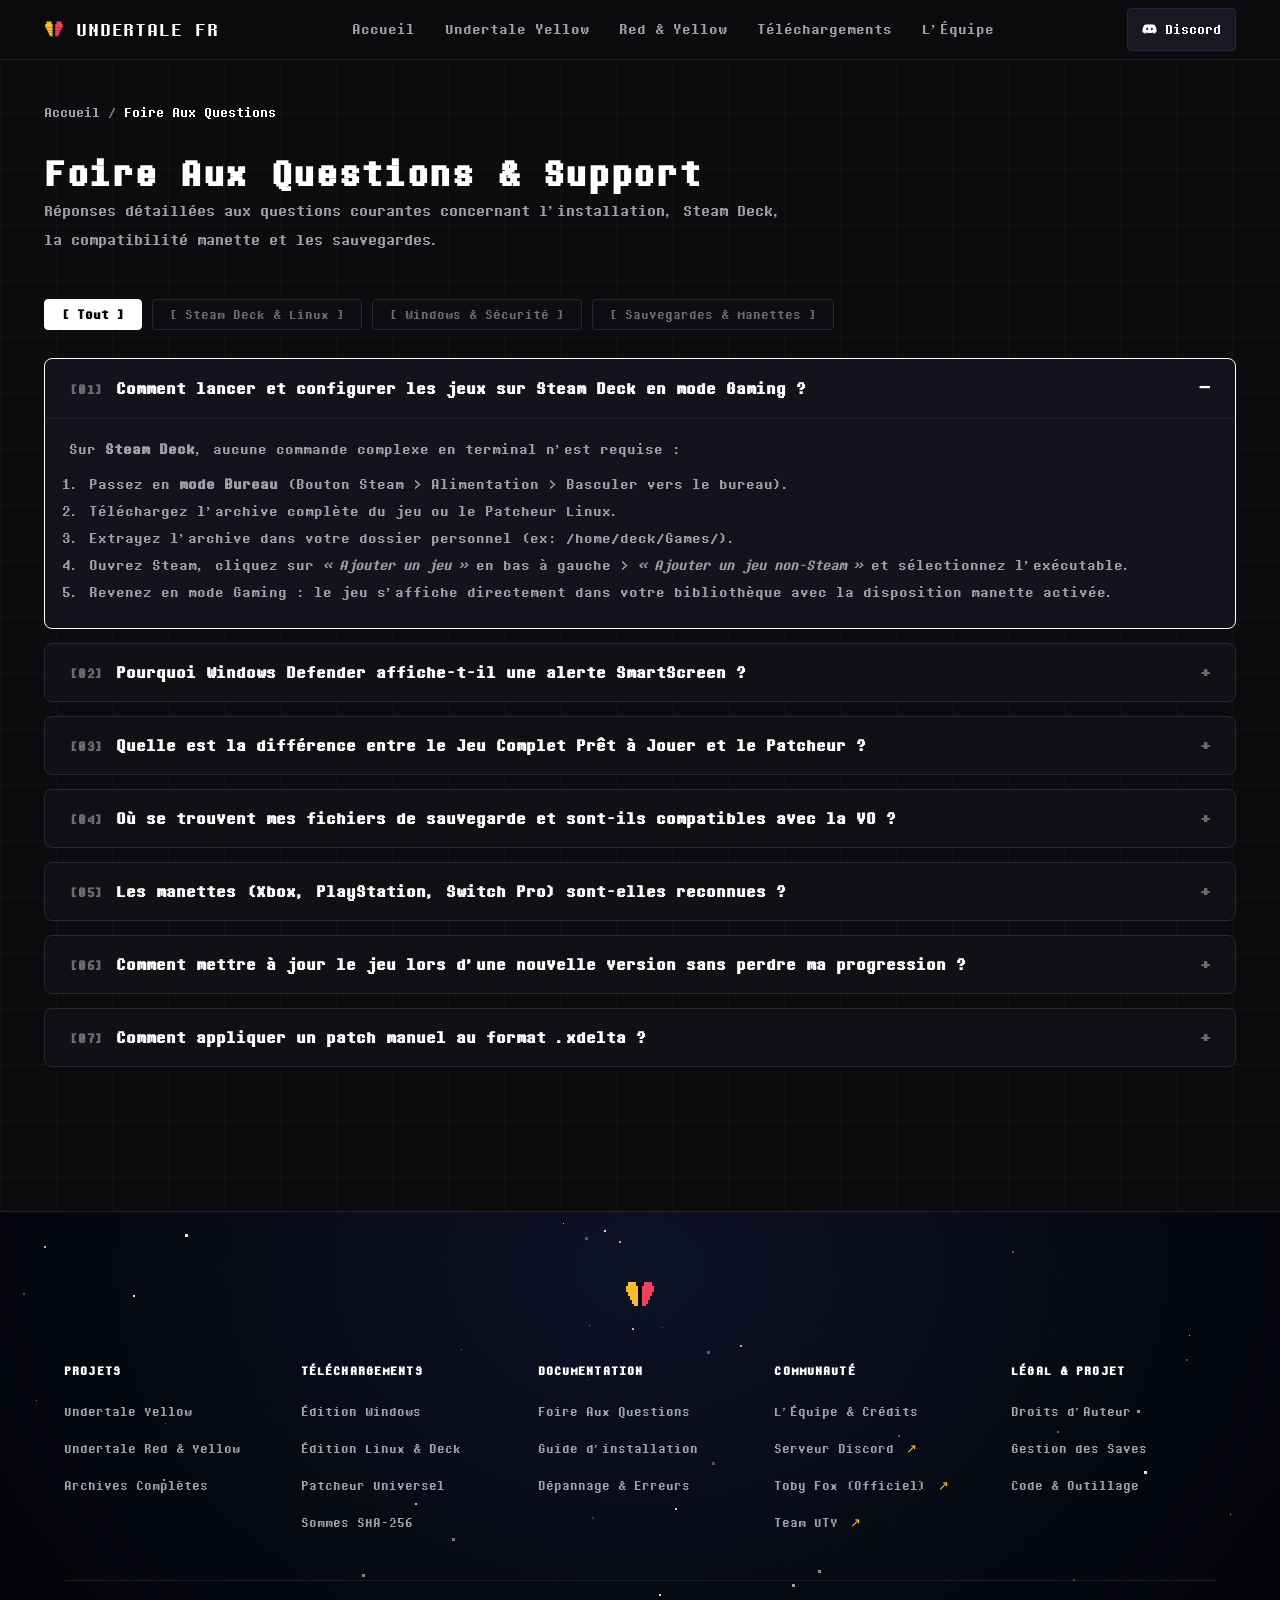
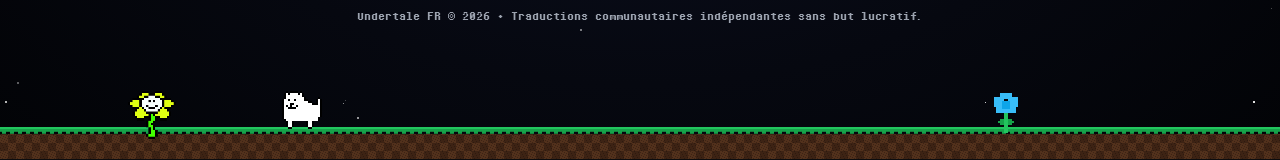
<file: faq.html>
<!DOCTYPE html>
<html lang="fr">
<head>
    <meta charset="UTF-8">
    <meta name="viewport" content="width=device-width, initial-scale=1.0">
    <title>Foire Aux Questions • Guides & Dépannage Undertale FR</title>
    <meta name="description" content="Toutes les réponses sur l'installation des traductions françaises, le support manette, Steam Deck, Linux et l'emplacement des fichiers de sauvegarde.">
    <link rel="canonical" href="https://undertale-fr.cronos.build/faq.html">
    
    <!-- OpenGraph / Réseaux Sociaux -->
    <meta property="og:type" content="article">
    <meta property="og:site_name" content="Undertale FR">
    <meta property="og:title" content="Foire Aux Questions • Guides & Dépannage Undertale FR">
    <meta property="og:description" content="Questions fréquentes, aide à l'installation sous Windows, Linux et Steam Deck, manettes et sauvegardes.">
    <meta property="og:url" content="https://undertale-fr.cronos.build/faq.html">
    <meta property="og:image" content="https://undertale-fr.cronos.build/assets/images/banniere_UTY.webp">
    <meta property="og:locale" content="fr_FR">
    
    <!-- Twitter Cards -->
    <meta name="twitter:card" content="summary_large_image">
    <meta name="twitter:title" content="Foire Aux Questions • Undertale FR">
    <meta name="twitter:description" content="Questions fréquentes, aide à l'installation sous Windows, Linux et Steam Deck, manettes et sauvegardes.">
    <meta name="twitter:image" content="https://undertale-fr.cronos.build/assets/images/banniere_UTY.webp">

    <link rel="stylesheet" href="css/base.css">
    <link rel="stylesheet" href="css/game.css">
    <link rel="icon" type="image/x-icon" href="assets/images/Undertale yellow FR996a.ico">
</head>
<body>

    <!-- Barre de Navigation Minimaliste -->
    <header class="site-navbar">
        <div class="navbar-shell">
            <a href="./" class="brand-link">
                <svg class="pixel-art brand-heart" viewBox="0 0 16 16" fill="none" xmlns="http://www.w3.org/2000/svg">
                    <rect x="2" y="2" width="4" height="2" fill="#fbbf24"/>
                    <rect x="1" y="4" width="6" height="3" fill="#fbbf24"/>
                    <rect x="2" y="7" width="5" height="2" fill="#fbbf24"/>
                    <rect x="3" y="9" width="4" height="2" fill="#fbbf24"/>
                    <rect x="4" y="11" width="3" height="2" fill="#fbbf24"/>
                    <rect x="5" y="13" width="2" height="1" fill="#fbbf24"/>
                    <rect x="7" y="2" width="2" height="12" fill="#0c0c0e"/>
                    <rect x="10" y="2" width="4" height="2" fill="#f43f5e"/>
                    <rect x="9" y="4" width="6" height="3" fill="#f43f5e"/>
                    <rect x="9" y="7" width="5" height="2" fill="#f43f5e"/>
                    <rect x="9" y="9" width="4" height="2" fill="#f43f5e"/>
                    <rect x="9" y="11" width="3" height="2" fill="#f43f5e"/>
                    <rect x="9" y="13" width="2" height="1" fill="#f43f5e"/>
                </svg>
                <span class="brand-title-text">UNDERTALE FR</span>
            </a>

            <button type="button" class="nav-mobile-toggle" id="nav-toggle" aria-label="Menu principal">☰</button>
            <nav id="nav-menu">
                <ul class="navbar-links">
                    <li><a href="./" class="nav-link">Accueil</a></li>
                    <li><a href="undertale-yellow.html" class="nav-link">Undertale Yellow</a></li>
                    <li><a href="undertale-red-yellow.html" class="nav-link">Red & Yellow</a></li>
                    <li><a href="telechargement.html" class="nav-link">Téléchargements</a></li>
                    <li><a href="credits.html" class="nav-link">L'Équipe</a></li>
                </ul>
            </nav>

            <div class="navbar-actions">
                <a href="https://discord.gg/gtVB9WVuWA" target="_blank" rel="noopener noreferrer" class="nav-discord-btn">
                    <svg width="15" height="15" viewBox="0 0 16 16" fill="currentColor">
                        <path d="M13.5 3.2A11.3 11.3 0 0 0 10.7 2.3l-.2.4a9.6 9.6 0 0 1 2.3.9 11.7 11.7 0 0 0-3.6-1.1h-.2a11.7 11.7 0 0 0-3.6 1.1 9.6 9.6 0 0 1 2.3-.9l-.2-.4A11.3 11.3 0 0 0 2.5 3.2C.8 5.7.3 8.2.5 10.6a11.4 11.4 0 0 0 3.5 1.8l.8-1a7.4 7.4 0 0 1-1.3-.6l.3-.2a8.2 8.2 0 0 0 8.4 0l.3.2a7.4 7.4 0 0 1-1.3.6l.8 1a11.4 11.4 0 0 0 3.5-1.8c.3-2.8-.5-5.3-2-7.4zM5.5 8.7c-.6 0-1.1-.6-1.1-1.3s.5-1.3 1.1-1.3 1.1.6 1.1 1.3-.5 1.3-1.1 1.3zm5 0c-.6 0-1.1-.6-1.1-1.3s.5-1.3 1.1-1.3 1.1.6 1.1 1.3-.5 1.3-1.1 1.3z"/>
                    </svg>
                    <span>Discord</span>
                </a>
            </div>
        </div>
    </header>

    <main class="game-hub-container">

        <!-- Fil d'Ariane -->
        <div class="hub-breadcrumbs-bar">
            <nav class="hub-breadcrumbs">
                <a href="./">Accueil</a>
                <span>/</span>
                <span class="active">Foire Aux Questions</span>
            </nav>
        </div>

        <section style="margin-bottom: 44px;">
            <h1 class="game-main-title">Foire Aux Questions & Support</h1>
            <p style="color: var(--text-secondary); font-size: 1.1rem; max-width: 760px; line-height: 1.65;">
                Réponses détaillées aux questions courantes concernant l'installation, Steam Deck, la compatibilité manette et les sauvegardes.
            </p>
        </section>

        <!-- Filtres par Catégorie -->
        <div class="faq-filter-tabs" role="tablist">
            <button type="button" class="faq-tab-btn active" onclick="filterFaq('all', this)">[ Tout ]</button>
            <button type="button" class="faq-tab-btn" onclick="filterFaq('steamdeck', this)">[ Steam Deck & Linux ]</button>
            <button type="button" class="faq-tab-btn" onclick="filterFaq('windows', this)">[ Windows & Sécurité ]</button>
            <button type="button" class="faq-tab-btn" onclick="filterFaq('general', this)">[ Sauvegardes & Manettes ]</button>
        </div>

        <!-- Accordéon FAQ Global Complet -->
        <div class="faq-accordion-wrapper">
            <div class="faq-item active mistral-interactive-card" data-category="steamdeck">
                <button class="faq-trigger" onclick="toggleFaq(this)" type="button">
                    <span><span class="faq-index">[01]</span>Comment lancer et configurer les jeux sur Steam Deck en mode Gaming ?</span>
                    <span class="faq-symbol">−</span>
                </button>
                <div class="faq-panel">
                    <p>Sur <strong>Steam Deck</strong>, aucune commande complexe en terminal n'est requise :</p>
                    <ol style="margin-left: 20px; margin-top: 8px; line-height: 1.6;">
                        <li>Passez en <strong>mode Bureau</strong> (Bouton Steam > Alimentation > Basculer vers le bureau).</li>
                        <li>Téléchargez l'archive complète du jeu ou le Patcheur Linux.</li>
                        <li>Extrayez l'archive dans votre dossier personnel (ex: <code>/home/deck/Games/</code>).</li>
                        <li>Ouvrez Steam, cliquez sur <em>« Ajouter un jeu »</em> en bas à gauche > <em>« Ajouter un jeu non-Steam »</em> et sélectionnez l'exécutable.</li>
                        <li>Revenez en mode Gaming : le jeu s'affiche directement dans votre bibliothèque avec la disposition manette activée.</li>
                    </ol>
                </div>
            </div>

            <div class="faq-item mistral-interactive-card" data-category="windows">
                <button class="faq-trigger" onclick="toggleFaq(this)" type="button">
                    <span><span class="faq-index">[02]</span>Pourquoi Windows Defender affiche-t-il une alerte SmartScreen ?</span>
                    <span class="faq-symbol">+</span>
                </button>
                <div class="faq-panel">
                    <p>Il s'agit d'un faux-positif habituel pour les applications open-source ou communautaires sans certificat d'entreprise commercial Microsoft payant. Le patcheur et nos archives sont garantis 100% sains et sans aucun composant indésirable. Pour lancer le programme : cliquez sur <strong>« Informations complémentaires »</strong> puis sur <strong>« Exécuter quand même »</strong>.</p>
                </div>
            </div>

            <div class="faq-item mistral-interactive-card" data-category="general">
                <button class="faq-trigger" onclick="toggleFaq(this)" type="button">
                    <span><span class="faq-index">[03]</span>Quelle est la différence entre le Jeu Complet Prêt à Jouer et le Patcheur ?</span>
                    <span class="faq-symbol">+</span>
                </button>
                <div class="faq-panel">
                    <p><strong>Le Jeu Complet Prêt à Jouer :</strong> Recommandé si vous n'avez pas le jeu de base ou si vous souhaitez une solution sans manipulation. Vous téléchargez l'archive, vous l'extrayez, et vous jouez immédiatement avec la traduction intégrée.</p>
                    <p style="margin-top: 10px;"><strong>Le Patcheur Automatique :</strong> Recommandé si vous possédez déjà le jeu original anglais sur Steam ou Game Jolt. Il injecte les fichiers de traduction dans votre dossier existant sans modifier vos sauvegardes.</p>
                </div>
            </div>

            <div class="faq-item mistral-interactive-card" data-category="general">
                <button class="faq-trigger" onclick="toggleFaq(this)" type="button">
                    <span><span class="faq-index">[04]</span>Où se trouvent mes fichiers de sauvegarde et sont-ils compatibles avec la VO ?</span>
                    <span class="faq-symbol">+</span>
                </button>
                <div class="faq-panel">
                    <p>La compatibilité avec vos sauvegardes de la version originale anglaise est de 100%. Vous pouvez reprendre votre partie sans manipulation :</p>
                    <p style="margin-top: 8px;"><strong>Undertale Yellow :</strong><br>
                    Linux / Steam Deck : <code>~/.config/Undertale_Yellow</code><br>
                    Windows : <code>%localappdata%/Undertale_Yellow</code></p>
                    <p style="margin-top: 8px;"><strong>Undertale Red & Yellow :</strong><br>
                    Linux / Steam Deck : <code>~/.config/Undertale_Red_and_Yellow</code><br>
                    Windows : <code>%localappdata%/Undertale_Red_and_Yellow</code></p>
                </div>
            </div>

            <div class="faq-item mistral-interactive-card" data-category="general">
                <button class="faq-trigger" onclick="toggleFaq(this)" type="button">
                    <span><span class="faq-index">[05]</span>Les manettes (Xbox, PlayStation, Switch Pro) sont-elles reconnues ?</span>
                    <span class="faq-symbol">+</span>
                </button>
                <div class="faq-panel">
                    <p>Oui. Sous Windows, les manettes Xbox et compatibles XInput fonctionnent dès le branchement. Pour les manettes PlayStation (DualShock 4 / DualSense) et Nintendo Switch Pro, ou sur Linux, nous vous conseillons de lancer le jeu via Steam (en l'ajoutant comme jeu non-Steam) afin de profiter du système Steam Input et de la calibration des sticks.</p>
                </div>
            </div>

            <div class="faq-item mistral-interactive-card" data-category="general">
                <button class="faq-trigger" onclick="toggleFaq(this)" type="button">
                    <span><span class="faq-index">[06]</span>Comment mettre à jour le jeu lors d'une nouvelle version sans perdre ma progression ?</span>
                    <span class="faq-symbol">+</span>
                </button>
                <div class="faq-panel">
                    <p>Vos sauvegardes sont enregistrées dans un dossier système indépendant du dossier d'installation du jeu. Vous pouvez remplacer le dossier du jeu ou extraire une nouvelle version sans aucun risque pour votre progression, vos succès ou vos fins débloquées.</p>
                </div>
            </div>

            <div class="faq-item mistral-interactive-card" data-category="steamdeck">
                <button class="faq-trigger" onclick="toggleFaq(this)" type="button">
                    <span><span class="faq-index">[07]</span>Comment appliquer un patch manuel au format .xdelta ?</span>
                    <span class="faq-symbol">+</span>
                </button>
                <div class="faq-panel">
                    <p>Pour les utilisateurs avancés, vous pouvez appliquer le patch <code>.xdelta</code> directement via le terminal Linux ou l'application Delta Patcher sous Windows :<br>
                    <code style="display: inline-block; margin-top: 8px; padding: 6px 12px; background: #08080c; border: 1px solid var(--border-subtle); border-radius: var(--radius-sm); font-family: var(--font-mono); font-size: 0.88rem;">xdelta3 -d -s data_original.win uty-fr-v0.5.0.xdelta data.win</code></p>
                </div>
            </div>
        </div>

    </main>

    <!-- Pied de Page Monumental Mistral AI × Pixel Art Sous-Terrain -->
    <footer class="artistic-footer">
        <!-- Canvas d'étoiles et poussières pixel art flottantes -->
        <canvas id="footer-stars-canvas" class="footer-stars-canvas" aria-hidden="true"></canvas>

        <div class="footer-main-container">
            <!-- Emblème Pixel Art Centré -->
            <div class="footer-top-emblem">
                <a href="./" class="footer-emblem-anchor" aria-label="Undertale FR - Retour à l'accueil">
                    <svg class="pixel-art brand-heart-lg footer-emblem-heart" viewBox="0 0 16 16" width="32" height="32" fill="none">
                        <rect x="2" y="2" width="4" height="2" fill="#fbbf24"/>
                        <rect x="1" y="4" width="6" height="3" fill="#fbbf24"/>
                        <rect x="2" y="7" width="5" height="2" fill="#fbbf24"/>
                        <rect x="3" y="9" width="4" height="2" fill="#fbbf24"/>
                        <rect x="4" y="11" width="3" height="2" fill="#fbbf24"/>
                        <rect x="5" y="13" width="2" height="1" fill="#fbbf24"/>
                        <rect x="7" y="2" width="2" height="12" fill="#040508"/>
                        <rect x="10" y="2" width="4" height="2" fill="#f43f5e"/>
                        <rect x="9" y="4" width="6" height="3" fill="#f43f5e"/>
                        <rect x="9" y="7" width="5" height="2" fill="#f43f5e"/>
                        <rect x="9" y="9" width="4" height="2" fill="#f43f5e"/>
                        <rect x="9" y="11" width="3" height="2" fill="#f43f5e"/>
                        <rect x="9" y="13" width="2" height="1" fill="#f43f5e"/>
                    </svg>
                </a>
            </div>

            <!-- Grille Architecturale des 5 Colonnes Mistral -->
            <div class="footer-inner-grid">
                <div>
                    <h4 class="footer-col-title">Projets</h4>
                    <ul class="footer-col-links">
                        <li><a href="undertale-yellow.html">Undertale Yellow</a></li>
                        <li><a href="undertale-red-yellow.html">Undertale Red & Yellow</a></li>
                        <li><a href="telechargement.html">Archives Complètes</a></li>
                    </ul>
                </div>
                <div>
                    <h4 class="footer-col-title">Téléchargements</h4>
                    <ul class="footer-col-links">
                        <li><a href="telechargement.html#windows">Édition Windows</a></li>
                        <li><a href="telechargement.html#linux">Édition Linux & Deck</a></li>
                        <li><a href="telechargement.html#patcheur">Patcheur Universel</a></li>
                        <li><a href="telechargement.html#registre">Sommes SHA-256</a></li>
                    </ul>
                </div>
                <div>
                    <h4 class="footer-col-title">Documentation</h4>
                    <ul class="footer-col-links">
                        <li><a href="faq.html">Foire Aux Questions</a></li>
                        <li><a href="undertale-yellow.html#install-guide">Guide d'installation</a></li>
                        <li><a href="faq.html#depannage">Dépannage & Erreurs</a></li>
                    </ul>
                </div>
                <div>
                    <h4 class="footer-col-title">Communauté</h4>
                    <ul class="footer-col-links">
                        <li><a href="credits.html">L'Équipe & Crédits</a></li>
                        <li><a href="https://discord.gg/gtVB9WVuWA" target="_blank" rel="noopener noreferrer">Serveur Discord <span class="footer-link-badge">↗</span></a></li>
                        <li><a href="https://undertale.com" target="_blank" rel="noopener noreferrer">Toby Fox (Officiel) <span class="footer-link-badge">↗</span></a></li>
                        <li><a href="https://gamejolt.com/games/UndertaleYellow/438225" target="_blank" rel="noopener noreferrer">Team UTY <span class="footer-link-badge">↗</span></a></li>
                    </ul>
                </div>
                <div>
                    <h4 class="footer-col-title">Légal & Projet</h4>
                    <ul class="footer-col-links">
                        <li><a href="faq.html#legal">Droits d'Auteur</a></li>
                        <li><a href="faq.html#sauvegardes">Gestion des Saves</a></li>
                        <li><a href="credits.html#outils">Code & Outillage</a></li>
                    </ul>
                </div>
            </div>

            <!-- Ligne de Copyright Sobre -->
            <div class="footer-bottom-row">
                <span class="footer-meta-brand">Undertale FR © 2026 • Traductions communautaires indépendantes sans but lucratif.</span>
            </div>
        </div>

        <!-- Scène Bucolique Pixel Art au Sol (Herbe, Flowey, Toby Dog, Fleur Écho & Sans) -->
        <div class="footer-pixel-world-stage" aria-hidden="true">
            <div class="footer-pixel-speech" id="footer-pixel-speech"></div>
            <div class="stage-flower stage-flowey-left" id="stage-flowey" role="button" tabindex="0">
                <img src="assets/images/flowey_planted.webp" alt="Flowey la Fleur">
            </div>
            <div class="stage-toby-walker" id="toby-walker" role="button" tabindex="0">
                <img src="assets/images/toby_walk.webp" alt="Toby Dog">
            </div>
            <div class="stage-flower stage-flower-right" id="stage-echo-flower" role="button" tabindex="0">
                <img src="assets/images/echo_flower.webp" alt="Fleur Écho">
            </div>
            <div class="stage-sans-sleeper" id="stage-sans" role="button" tabindex="0">
                <div class="stage-sans-snore" id="sans-snore">z z z...</div>
                <img src="assets/images/sans_sleep.webp" alt="Sans dort paisiblement">
            </div>
            <div class="stage-pixel-soil"></div>
        </div>
    </footer>

    <!-- Script FAQ Accordéon & Filtres -->
    <script>
        function toggleFaq(btn) {
            const item = btn.closest('.faq-item');
            const symbol = btn.querySelector('.faq-symbol');
            if (item) {
                const isOpen = item.classList.toggle('active');
                if (symbol) {
                    symbol.textContent = isOpen ? '−' : '+';
                }
            }
        }

        function filterFaq(category, btn) {
            document.querySelectorAll('.faq-tab-btn').forEach(b => b.classList.remove('active'));
            btn.classList.add('active');

            const items = document.querySelectorAll('.faq-item');
            items.forEach(item => {
                if (category === 'all' || item.dataset.category === category) {
                    item.style.display = 'block';
                } else {
                    item.style.display = 'none';
                }
            });
        }
    </script>
    <script src="js/footer-world.js"></script>
</body>
</html>
</file>
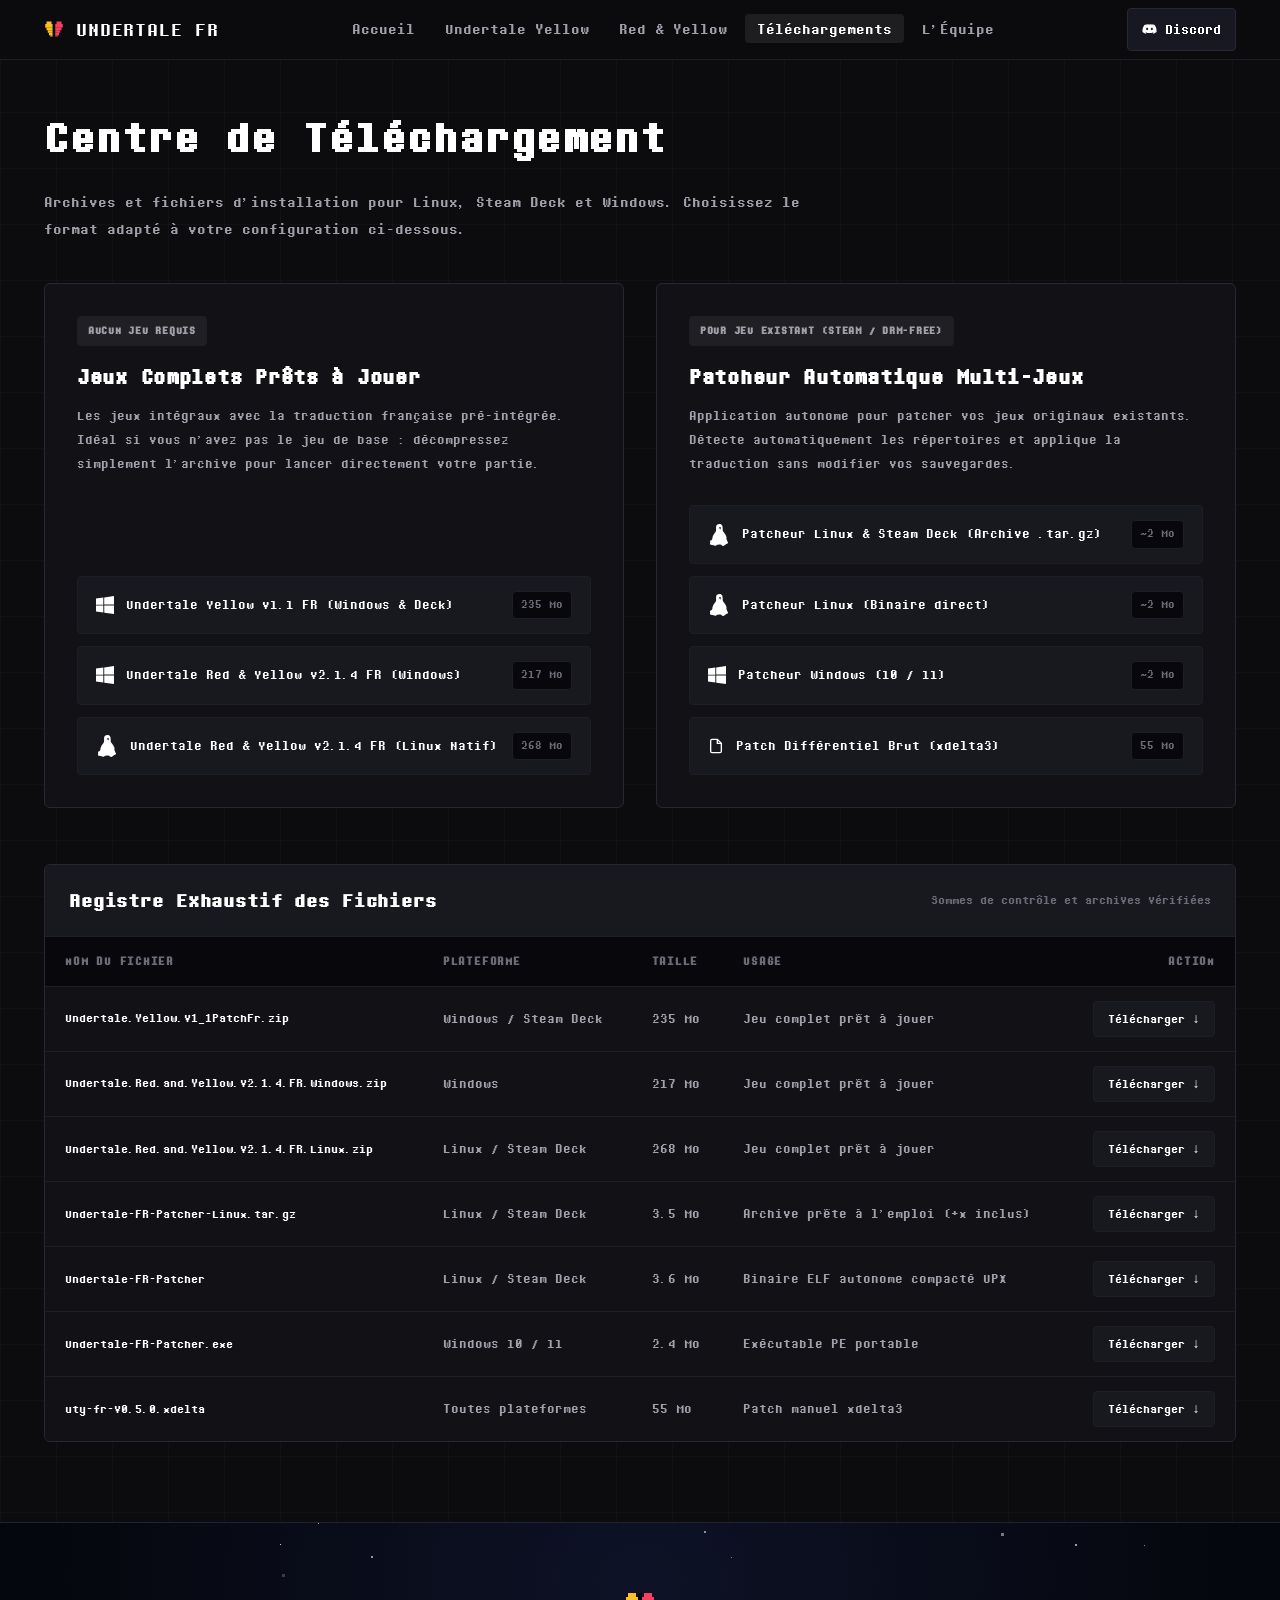
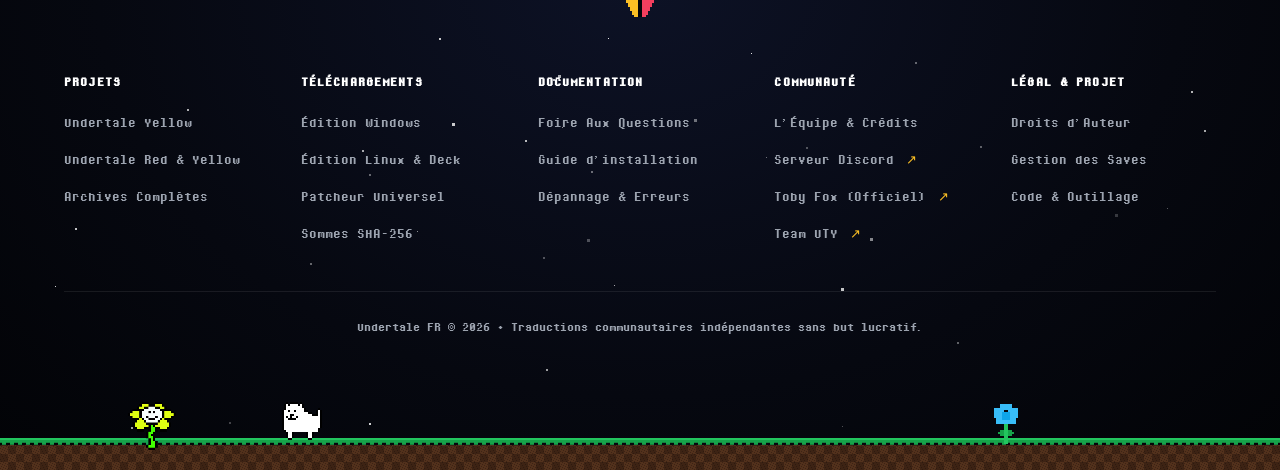
<file: telechargement.html>
<!DOCTYPE html>
<html lang="fr">
<head>
    <meta charset="UTF-8">
    <meta name="viewport" content="width=device-width, initial-scale=1.0">
    <title>Téléchargements • Undertale Yellow & Red and Yellow FR</title>
    <meta name="description" content="Téléchargez les versions françaises d'Undertale Yellow et Red & Yellow. Archives .tar.gz vérifiées pour Linux & Steam Deck, installeurs Windows 64-bit et sommes SHA-256.">
    <link rel="canonical" href="https://undertale-fr.cronos.build/telechargement.html">
    
    <!-- OpenGraph / Réseaux Sociaux -->
    <meta property="og:type" content="website">
    <meta property="og:site_name" content="Undertale FR">
    <meta property="og:title" content="Téléchargements Officiels • Undertale Yellow & Red and Yellow FR">
    <meta property="og:description" content="Téléchargements vérifiés et optimisés pour PC, Steam Deck et Linux. Sommes SHA-256 et patcheurs autonomes.">
    <meta property="og:url" content="https://undertale-fr.cronos.build/telechargement.html">
    <meta property="og:image" content="https://undertale-fr.cronos.build/assets/images/banniere_UTY.webp">
    <meta property="og:locale" content="fr_FR">
    
    <!-- Twitter Cards -->
    <meta name="twitter:card" content="summary_large_image">
    <meta name="twitter:title" content="Téléchargements Officiels • Undertale FR">
    <meta name="twitter:description" content="Téléchargements vérifiés et optimisés pour PC, Steam Deck et Linux.">
    <meta name="twitter:image" content="https://undertale-fr.cronos.build/assets/images/banniere_UTY.webp">

    <link rel="stylesheet" href="css/base.css">
    <link rel="stylesheet" href="css/downloads.css">
    <link rel="stylesheet" href="css/home.css">
    <link rel="icon" type="image/x-icon" href="assets/images/Undertale yellow FR996a.ico">
</head>
<body>

    <!-- Barre de Navigation Minimaliste -->
    <header class="site-navbar">
        <div class="navbar-shell">
            <a href="./" class="brand-link">
                <svg class="pixel-art brand-heart" viewBox="0 0 16 16" fill="none" xmlns="http://www.w3.org/2000/svg">
                    <rect x="2" y="2" width="4" height="2" fill="#fbbf24"/>
                    <rect x="1" y="4" width="6" height="3" fill="#fbbf24"/>
                    <rect x="2" y="7" width="5" height="2" fill="#fbbf24"/>
                    <rect x="3" y="9" width="4" height="2" fill="#fbbf24"/>
                    <rect x="4" y="11" width="3" height="2" fill="#fbbf24"/>
                    <rect x="5" y="13" width="2" height="1" fill="#fbbf24"/>
                    <rect x="7" y="2" width="2" height="12" fill="#0c0c0e"/>
                    <rect x="10" y="2" width="4" height="2" fill="#f43f5e"/>
                    <rect x="9" y="4" width="6" height="3" fill="#f43f5e"/>
                    <rect x="9" y="7" width="5" height="2" fill="#f43f5e"/>
                    <rect x="9" y="9" width="4" height="2" fill="#f43f5e"/>
                    <rect x="9" y="11" width="3" height="2" fill="#f43f5e"/>
                    <rect x="9" y="13" width="2" height="1" fill="#f43f5e"/>
                </svg>
                <span class="brand-title-text">UNDERTALE FR</span>
            </a>

            <button type="button" class="nav-mobile-toggle" id="nav-toggle" aria-label="Menu principal">☰</button>
            <nav id="nav-menu">
                <ul class="navbar-links">
                    <li><a href="./" class="nav-link">Accueil</a></li>
                    <li><a href="undertale-yellow.html" class="nav-link">Undertale Yellow</a></li>
                    <li><a href="undertale-red-yellow.html" class="nav-link">Red & Yellow</a></li>
                    <li><a href="telechargement.html" class="nav-link active">Téléchargements</a></li>
                    <li><a href="credits.html" class="nav-link">L'Équipe</a></li>
                </ul>
            </nav>

            <div class="navbar-actions">
                <a href="https://discord.gg/gtVB9WVuWA" target="_blank" rel="noopener noreferrer" class="nav-discord-btn">
                    <svg width="15" height="15" viewBox="0 0 16 16" fill="currentColor">
                        <path d="M13.5 3.2A11.3 11.3 0 0 0 10.7 2.3l-.2.4a9.6 9.6 0 0 1 2.3.9 11.7 11.7 0 0 0-3.6-1.1h-.2a11.7 11.7 0 0 0-3.6 1.1 9.6 9.6 0 0 1 2.3-.9l-.2-.4A11.3 11.3 0 0 0 2.5 3.2C.8 5.7.3 8.2.5 10.6a11.4 11.4 0 0 0 3.5 1.8l.8-1a7.4 7.4 0 0 1-1.3-.6l.3-.2a8.2 8.2 0 0 0 8.4 0l.3.2a7.4 7.4 0 0 1-1.3.6l.8 1a11.4 11.4 0 0 0 3.5-1.8c.3-2.8-.5-5.3-2-7.4zM5.5 8.7c-.6 0-1.1-.6-1.1-1.3s.5-1.3 1.1-1.3 1.1.6 1.1 1.3-.5 1.3-1.1 1.3zm5 0c-.6 0-1.1-.6-1.1-1.3s.5-1.3 1.1-1.3 1.1.6 1.1 1.3-.5 1.3-1.1 1.3z"/>
                    </svg>
                    <span>Discord</span>
                </a>
            </div>
        </div>
    </header>

    <main class="downloads-container">

        <div class="downloads-hero-block">
            <h1 class="downloads-title">Centre de Téléchargement</h1>
            <p class="downloads-desc">
                Archives et fichiers d'installation pour Linux, Steam Deck et Windows. Choisissez le format adapté à votre configuration ci-dessous.
            </p>
        </div>

        <!-- Deux Pôles Majeurs Solidement Définis -->
        <section class="major-dl-grid">

            <!-- Colonne 1 : Jeux Complets Prêts à Jouer -->
            <div class="dl-card mistral-interactive-card">
                <div>
                    <span class="dl-card-badge">AUCUN JEU REQUIS</span>
                    <h2 class="dl-card-heading">Jeux Complets Prêts à Jouer</h2>
                    <p class="dl-card-text">
                        Les jeux intégraux avec la traduction française pré-intégrée. Idéal si vous n'avez pas le jeu de base : décompressez simplement l'archive pour lancer directement votre partie.
                    </p>
                </div>
                <div class="dl-files-stack">
                    <a href="downloads/Undertale.Yellow.v1_1PatchFr.zip" download class="dl-file-action-btn">
                        <div class="dl-file-label">
                            <svg width="18" height="18" viewBox="0 0 24 24" fill="currentColor">
                                <path d="M0 3.449L9.75 2.1v9.451H0m10.949-9.602L24 0v11.4H10.949M0 12.6h9.75v9.451L0 20.699M10.949 12.6H24V24l-12.951-1.801"/>
                            </svg>
                            <span>Undertale Yellow v1.1 FR (Windows & Deck)</span>
                        </div>
                        <span class="file-size-badge">235 Mo</span>
                    </a>
                    <a href="downloads/Undertale.Red.and.Yellow.v2.1.4.FR.Windows.zip" download class="dl-file-action-btn">
                        <div class="dl-file-label">
                            <svg width="18" height="18" viewBox="0 0 24 24" fill="currentColor">
                                <path d="M0 3.449L9.75 2.1v9.451H0m10.949-9.602L24 0v11.4H10.949M0 12.6h9.75v9.451L0 20.699M10.949 12.6H24V24l-12.951-1.801"/>
                            </svg>
                            <span>Undertale Red & Yellow v2.1.4 FR (Windows)</span>
                        </div>
                        <span class="file-size-badge">217 Mo</span>
                    </a>
                    <a href="downloads/Undertale.Red.and.Yellow.v2.1.4.FR.Linux.zip" download class="dl-file-action-btn">
                        <div class="dl-file-label">
                            <!-- Linux Tux Multicolore -->
                            <svg class="station-tux-icon" viewBox="0 0 24 24" width="22" height="22" fill="currentColor" xmlns="http://www.w3.org/2000/svg">
    <path d="M12.504 0c-.155 0-.315.008-.48.021-4.226.333-3.105 4.807-3.17 6.298-.076 1.092-.3 1.953-1.05 3.02-.885 1.051-2.127 2.75-2.716 4.521-.278.832-.41 1.684-.287 2.489a.424.424 0 00-.11.135c-.26.268-.45.6-.663.839-.199.199-.485.267-.797.4-.313.136-.658.269-.864.68-.09.189-.136.394-.132.602 0 .199.027.4.055.536.058.399.116.728.04.97-.249.68-.28 1.145-.106 1.484.174.334.535.47.94.601.81.2 1.91.135 2.774.6.926.466 1.866.67 2.616.47.526-.116.97-.464 1.208-.946.587-.003 1.23-.269 2.26-.334.699-.058 1.574.267 2.577.2.025.134.063.198.114.333l.003.003c.391.778 1.113 1.132 1.884 1.071.771-.06 1.592-.536 2.257-1.306.631-.765 1.683-1.084 2.378-1.503.348-.199.629-.469.649-.853.023-.4-.2-.811-.714-1.376v-.097l-.003-.003c-.17-.2-.25-.535-.338-.926-.085-.401-.182-.786-.492-1.046h-.003c-.059-.054-.123-.067-.188-.135a.357.357 0 00-.19-.064c.431-1.278.264-2.55-.173-3.694-.533-1.41-1.465-2.638-2.175-3.483-.796-1.005-1.576-1.957-1.56-3.368.026-2.152.236-6.133-3.544-6.139zm.529 3.405h.013c.213 0 .396.062.584.198.19.135.33.332.438.533.105.259.158.459.166.724 0-.02.006-.04.006-.06v.105a.086.086 0 01-.004-.021l-.004-.024a1.807 1.807 0 01-.15.706.953.953 0 01-.213.335.71.71 0 00-.088-.042c-.104-.045-.198-.064-.284-.133a1.312 1.312 0 00-.22-.066c.05-.06.146-.133.183-.198.053-.128.082-.264.088-.402v-.02a1.21 1.21 0 00-.061-.4c-.045-.134-.101-.2-.183-.333-.084-.066-.167-.132-.267-.132h-.016c-.093 0-.176.03-.262.132a.8.8 0 00-.205.334 1.18 1.18 0 00-.09.4v.019c.002.089.008.179.02.267-.193-.067-.438-.135-.607-.202a1.635 1.635 0 01-.018-.2v-.02a1.772 1.772 0 01.15-.768c.082-.22.232-.406.43-.533a.985.985 0 01.594-.2z"/>
</svg>
                            <span>Undertale Red & Yellow v2.1.4 FR (Linux Natif)</span>
                        </div>
                        <span class="file-size-badge">268 Mo</span>
                    </a>
                </div>
            </div>

            <!-- Colonne 2 : Patcheur Automatique Multi-Jeux -->
            <div class="dl-card mistral-interactive-card">
                <div>
                    <span class="dl-card-badge">POUR JEU EXISTANT (STEAM / DRM-FREE)</span>
                    <h2 class="dl-card-heading">Patcheur Automatique Multi-Jeux</h2>
                    <p class="dl-card-text">
                        Application autonome pour patcher vos jeux originaux existants. Détecte automatiquement les répertoires et applique la traduction sans modifier vos sauvegardes.
                    </p>
                </div>
                <div class="dl-files-stack">
                    <a href="downloads/Undertale-FR-Patcher-Linux.tar.gz" download class="dl-file-action-btn">
                        <div class="dl-file-label">
                            <!-- Linux Tux Multicolore -->
                            <svg class="station-tux-icon" viewBox="0 0 24 24" width="22" height="22" fill="currentColor" xmlns="http://www.w3.org/2000/svg">
    <path d="M12.504 0c-.155 0-.315.008-.48.021-4.226.333-3.105 4.807-3.17 6.298-.076 1.092-.3 1.953-1.05 3.02-.885 1.051-2.127 2.75-2.716 4.521-.278.832-.41 1.684-.287 2.489a.424.424 0 00-.11.135c-.26.268-.45.6-.663.839-.199.199-.485.267-.797.4-.313.136-.658.269-.864.68-.09.189-.136.394-.132.602 0 .199.027.4.055.536.058.399.116.728.04.97-.249.68-.28 1.145-.106 1.484.174.334.535.47.94.601.81.2 1.91.135 2.774.6.926.466 1.866.67 2.616.47.526-.116.97-.464 1.208-.946.587-.003 1.23-.269 2.26-.334.699-.058 1.574.267 2.577.2.025.134.063.198.114.333l.003.003c.391.778 1.113 1.132 1.884 1.071.771-.06 1.592-.536 2.257-1.306.631-.765 1.683-1.084 2.378-1.503.348-.199.629-.469.649-.853.023-.4-.2-.811-.714-1.376v-.097l-.003-.003c-.17-.2-.25-.535-.338-.926-.085-.401-.182-.786-.492-1.046h-.003c-.059-.054-.123-.067-.188-.135a.357.357 0 00-.19-.064c.431-1.278.264-2.55-.173-3.694-.533-1.41-1.465-2.638-2.175-3.483-.796-1.005-1.576-1.957-1.56-3.368.026-2.152.236-6.133-3.544-6.139zm.529 3.405h.013c.213 0 .396.062.584.198.19.135.33.332.438.533.105.259.158.459.166.724 0-.02.006-.04.006-.06v.105a.086.086 0 01-.004-.021l-.004-.024a1.807 1.807 0 01-.15.706.953.953 0 01-.213.335.71.71 0 00-.088-.042c-.104-.045-.198-.064-.284-.133a1.312 1.312 0 00-.22-.066c.05-.06.146-.133.183-.198.053-.128.082-.264.088-.402v-.02a1.21 1.21 0 00-.061-.4c-.045-.134-.101-.2-.183-.333-.084-.066-.167-.132-.267-.132h-.016c-.093 0-.176.03-.262.132a.8.8 0 00-.205.334 1.18 1.18 0 00-.09.4v.019c.002.089.008.179.02.267-.193-.067-.438-.135-.607-.202a1.635 1.635 0 01-.018-.2v-.02a1.772 1.772 0 01.15-.768c.082-.22.232-.406.43-.533a.985.985 0 01.594-.2z"/>
</svg>
                            <span>Patcheur Linux & Steam Deck (Archive .tar.gz)</span>
                        </div>
                        <span class="file-size-badge">~2 Mo</span>
                    </a>
                    <a href="downloads/Undertale-FR-Patcher" download class="dl-file-action-btn">
                        <div class="dl-file-label">
                            <!-- Linux Tux Multicolore -->
                            <svg class="station-tux-icon" viewBox="0 0 24 24" width="22" height="22" fill="currentColor" xmlns="http://www.w3.org/2000/svg">
    <path d="M12.504 0c-.155 0-.315.008-.48.021-4.226.333-3.105 4.807-3.17 6.298-.076 1.092-.3 1.953-1.05 3.02-.885 1.051-2.127 2.75-2.716 4.521-.278.832-.41 1.684-.287 2.489a.424.424 0 00-.11.135c-.26.268-.45.6-.663.839-.199.199-.485.267-.797.4-.313.136-.658.269-.864.68-.09.189-.136.394-.132.602 0 .199.027.4.055.536.058.399.116.728.04.97-.249.68-.28 1.145-.106 1.484.174.334.535.47.94.601.81.2 1.91.135 2.774.6.926.466 1.866.67 2.616.47.526-.116.97-.464 1.208-.946.587-.003 1.23-.269 2.26-.334.699-.058 1.574.267 2.577.2.025.134.063.198.114.333l.003.003c.391.778 1.113 1.132 1.884 1.071.771-.06 1.592-.536 2.257-1.306.631-.765 1.683-1.084 2.378-1.503.348-.199.629-.469.649-.853.023-.4-.2-.811-.714-1.376v-.097l-.003-.003c-.17-.2-.25-.535-.338-.926-.085-.401-.182-.786-.492-1.046h-.003c-.059-.054-.123-.067-.188-.135a.357.357 0 00-.19-.064c.431-1.278.264-2.55-.173-3.694-.533-1.41-1.465-2.638-2.175-3.483-.796-1.005-1.576-1.957-1.56-3.368.026-2.152.236-6.133-3.544-6.139zm.529 3.405h.013c.213 0 .396.062.584.198.19.135.33.332.438.533.105.259.158.459.166.724 0-.02.006-.04.006-.06v.105a.086.086 0 01-.004-.021l-.004-.024a1.807 1.807 0 01-.15.706.953.953 0 01-.213.335.71.71 0 00-.088-.042c-.104-.045-.198-.064-.284-.133a1.312 1.312 0 00-.22-.066c.05-.06.146-.133.183-.198.053-.128.082-.264.088-.402v-.02a1.21 1.21 0 00-.061-.4c-.045-.134-.101-.2-.183-.333-.084-.066-.167-.132-.267-.132h-.016c-.093 0-.176.03-.262.132a.8.8 0 00-.205.334 1.18 1.18 0 00-.09.4v.019c.002.089.008.179.02.267-.193-.067-.438-.135-.607-.202a1.635 1.635 0 01-.018-.2v-.02a1.772 1.772 0 01.15-.768c.082-.22.232-.406.43-.533a.985.985 0 01.594-.2z"/>
</svg>
                            <span>Patcheur Linux (Binaire direct)</span>
                        </div>
                        <span class="file-size-badge">~2 Mo</span>
                    </a>
                    <a href="downloads/Undertale-FR-Patcher.exe" download class="dl-file-action-btn">
                        <div class="dl-file-label">
                            <svg width="18" height="18" viewBox="0 0 24 24" fill="currentColor">
                                <path d="M0 3.449L9.75 2.1v9.451H0m10.949-9.602L24 0v11.4H10.949M0 12.6h9.75v9.451L0 20.699M10.949 12.6H24V24l-12.951-1.801"/>
                            </svg>
                            <span>Patcheur Windows (10 / 11)</span>
                        </div>
                        <span class="file-size-badge">~2 Mo</span>
                    </a>
                    <a href="downloads/uty-fr-v0.5.0.xdelta" download class="dl-file-action-btn">
                        <div class="dl-file-label">
                            <svg width="16" height="16" viewBox="0 0 24 24" fill="none" stroke="currentColor" stroke-width="2">
                                <path d="M14 2H6a2 2 0 0 0-2 2v16a2 2 0 0 0 2 2h12a2 2 0 0 0 2-2V8z"/>
                                <polyline points="14 2 14 8 20 8"/>
                            </svg>
                            <span>Patch Différentiel Brut (xdelta3)</span>
                        </div>
                        <span class="file-size-badge">55 Mo</span>
                    </a>
                </div>
            </div>

        </section>

        <!-- Master Table : Registre Exhaustif Opaque et Structuré -->
        <section class="master-table-section">
            <div class="table-header-bar">
                <h3>Registre Exhaustif des Fichiers</h3>
                <span class="table-header-sub">
                    Sommes de contrôle et archives vérifiées
                </span>
            </div>
            <div class="table-wrapper">
                <table class="master-table">
                    <thead>
                        <tr>
                            <th>Nom du Fichier</th>
                            <th>Plateforme</th>
                            <th>Taille</th>
                            <th>Usage</th>
                            <th style="text-align: right;">Action</th>
                        </tr>
                    </thead>
                    <tbody>
                        <tr>
                            <td style="color: #ffffff; font-family: var(--font-mono); font-size: 0.88rem;">Undertale.Yellow.v1_1PatchFr.zip</td>
                            <td>Windows / Steam Deck</td>
                            <td>235 Mo</td>
                            <td>Jeu complet prêt à jouer</td>
                            <td style="text-align: right;">
                                <a href="downloads/Undertale.Yellow.v1_1PatchFr.zip" download class="table-btn-dl">Télécharger ↓</a>
                            </td>
                        </tr>
                        <tr>
                            <td style="color: #ffffff; font-family: var(--font-mono); font-size: 0.88rem;">Undertale.Red.and.Yellow.v2.1.4.FR.Windows.zip</td>
                            <td>Windows</td>
                            <td>217 Mo</td>
                            <td>Jeu complet prêt à jouer</td>
                            <td style="text-align: right;">
                                <a href="downloads/Undertale.Red.and.Yellow.v2.1.4.FR.Windows.zip" download class="table-btn-dl">Télécharger ↓</a>
                            </td>
                        </tr>
                        <tr>
                            <td style="color: #ffffff; font-family: var(--font-mono); font-size: 0.88rem;">Undertale.Red.and.Yellow.v2.1.4.FR.Linux.zip</td>
                            <td>Linux / Steam Deck</td>
                            <td>268 Mo</td>
                            <td>Jeu complet prêt à jouer</td>
                            <td style="text-align: right;">
                                <a href="downloads/Undertale.Red.and.Yellow.v2.1.4.FR.Linux.zip" download class="table-btn-dl">Télécharger ↓</a>
                            </td>
                        </tr>
                        <tr>
                            <td style="color: #ffffff; font-family: var(--font-mono); font-size: 0.88rem;">Undertale-FR-Patcher-Linux.tar.gz</td>
                            <td>Linux / Steam Deck</td>
                            <td>3.5 Mo</td>
                            <td>Archive prête à l'emploi (+x inclus)</td>
                            <td style="text-align: right;">
                                <a href="downloads/Undertale-FR-Patcher-Linux.tar.gz" download class="table-btn-dl">Télécharger ↓</a>
                            </td>
                        </tr>
                        <tr>
                            <td style="color: #ffffff; font-family: var(--font-mono); font-size: 0.88rem;">Undertale-FR-Patcher</td>
                            <td>Linux / Steam Deck</td>
                            <td>3.6 Mo</td>
                            <td>Binaire ELF autonome compacté UPX</td>
                            <td style="text-align: right;">
                                <a href="downloads/Undertale-FR-Patcher" download class="table-btn-dl">Télécharger ↓</a>
                            </td>
                        </tr>
                        <tr>
                            <td style="color: #ffffff; font-family: var(--font-mono); font-size: 0.88rem;">Undertale-FR-Patcher.exe</td>
                            <td>Windows 10 / 11</td>
                            <td>2.4 Mo</td>
                            <td>Exécutable PE portable</td>
                            <td style="text-align: right;">
                                <a href="downloads/Undertale-FR-Patcher.exe" download class="table-btn-dl">Télécharger ↓</a>
                            </td>
                        </tr>
                        <tr>
                            <td style="color: #ffffff; font-family: var(--font-mono); font-size: 0.88rem;">uty-fr-v0.5.0.xdelta</td>
                            <td>Toutes plateformes</td>
                            <td>55 Mo</td>
                            <td>Patch manuel xdelta3</td>
                            <td style="text-align: right;">
                                <a href="downloads/uty-fr-v0.5.0.xdelta" download class="table-btn-dl">Télécharger ↓</a>
                            </td>
                        </tr>
                    </tbody>
                </table>
            </div>
        </section>

    </main>

    <!-- Pied de Page Monumental Mistral AI × Pixel Art Sous-Terrain -->
    <footer class="artistic-footer">
        <!-- Canvas d'étoiles et poussières pixel art flottantes -->
        <canvas id="footer-stars-canvas" class="footer-stars-canvas" aria-hidden="true"></canvas>

        <div class="footer-main-container">
            <!-- Emblème Pixel Art Centré -->
            <div class="footer-top-emblem">
                <a href="./" class="footer-emblem-anchor" aria-label="Undertale FR - Retour à l'accueil">
                    <svg class="pixel-art brand-heart-lg footer-emblem-heart" viewBox="0 0 16 16" width="32" height="32" fill="none">
                        <rect x="2" y="2" width="4" height="2" fill="#fbbf24"/>
                        <rect x="1" y="4" width="6" height="3" fill="#fbbf24"/>
                        <rect x="2" y="7" width="5" height="2" fill="#fbbf24"/>
                        <rect x="3" y="9" width="4" height="2" fill="#fbbf24"/>
                        <rect x="4" y="11" width="3" height="2" fill="#fbbf24"/>
                        <rect x="5" y="13" width="2" height="1" fill="#fbbf24"/>
                        <rect x="7" y="2" width="2" height="12" fill="#040508"/>
                        <rect x="10" y="2" width="4" height="2" fill="#f43f5e"/>
                        <rect x="9" y="4" width="6" height="3" fill="#f43f5e"/>
                        <rect x="9" y="7" width="5" height="2" fill="#f43f5e"/>
                        <rect x="9" y="9" width="4" height="2" fill="#f43f5e"/>
                        <rect x="9" y="11" width="3" height="2" fill="#f43f5e"/>
                        <rect x="9" y="13" width="2" height="1" fill="#f43f5e"/>
                    </svg>
                </a>
            </div>

            <!-- Grille Architecturale des 5 Colonnes Mistral -->
            <div class="footer-inner-grid">
                <div>
                    <h4 class="footer-col-title">Projets</h4>
                    <ul class="footer-col-links">
                        <li><a href="undertale-yellow.html">Undertale Yellow</a></li>
                        <li><a href="undertale-red-yellow.html">Undertale Red & Yellow</a></li>
                        <li><a href="telechargement.html">Archives Complètes</a></li>
                    </ul>
                </div>
                <div>
                    <h4 class="footer-col-title">Téléchargements</h4>
                    <ul class="footer-col-links">
                        <li><a href="telechargement.html#windows">Édition Windows</a></li>
                        <li><a href="telechargement.html#linux">Édition Linux & Deck</a></li>
                        <li><a href="telechargement.html#patcheur">Patcheur Universel</a></li>
                        <li><a href="telechargement.html#registre">Sommes SHA-256</a></li>
                    </ul>
                </div>
                <div>
                    <h4 class="footer-col-title">Documentation</h4>
                    <ul class="footer-col-links">
                        <li><a href="faq.html">Foire Aux Questions</a></li>
                        <li><a href="undertale-yellow.html#install-guide">Guide d'installation</a></li>
                        <li><a href="faq.html#depannage">Dépannage & Erreurs</a></li>
                    </ul>
                </div>
                <div>
                    <h4 class="footer-col-title">Communauté</h4>
                    <ul class="footer-col-links">
                        <li><a href="credits.html">L'Équipe & Crédits</a></li>
                        <li><a href="https://discord.gg/gtVB9WVuWA" target="_blank" rel="noopener noreferrer">Serveur Discord <span class="footer-link-badge">↗</span></a></li>
                        <li><a href="https://undertale.com" target="_blank" rel="noopener noreferrer">Toby Fox (Officiel) <span class="footer-link-badge">↗</span></a></li>
                        <li><a href="https://gamejolt.com/games/UndertaleYellow/438225" target="_blank" rel="noopener noreferrer">Team UTY <span class="footer-link-badge">↗</span></a></li>
                    </ul>
                </div>
                <div>
                    <h4 class="footer-col-title">Légal & Projet</h4>
                    <ul class="footer-col-links">
                        <li><a href="faq.html#legal">Droits d'Auteur</a></li>
                        <li><a href="faq.html#sauvegardes">Gestion des Saves</a></li>
                        <li><a href="credits.html#outils">Code & Outillage</a></li>
                    </ul>
                </div>
            </div>

            <!-- Ligne de Copyright Sobre -->
            <div class="footer-bottom-row">
                <span class="footer-meta-brand">Undertale FR © 2026 • Traductions communautaires indépendantes sans but lucratif.</span>
            </div>
        </div>

        <!-- Scène Bucolique Pixel Art au Sol (Herbe, Flowey, Toby Dog, Fleur Écho & Sans) -->
        <div class="footer-pixel-world-stage" aria-hidden="true">
            <div class="footer-pixel-speech" id="footer-pixel-speech"></div>
            <div class="stage-flower stage-flowey-left" id="stage-flowey" role="button" tabindex="0">
                <img src="assets/images/flowey_planted.webp" alt="Flowey la Fleur">
            </div>
            <div class="stage-toby-walker" id="toby-walker" role="button" tabindex="0">
                <img src="assets/images/toby_walk.webp" alt="Toby Dog">
            </div>
            <div class="stage-flower stage-flower-right" id="stage-echo-flower" role="button" tabindex="0">
                <img src="assets/images/echo_flower.webp" alt="Fleur Écho">
            </div>
            <div class="stage-sans-sleeper" id="stage-sans" role="button" tabindex="0">
                <div class="stage-sans-snore" id="sans-snore">z z z...</div>
                <img src="assets/images/sans_sleep.webp" alt="Sans dort paisiblement">
            </div>
            <div class="stage-pixel-soil"></div>
        </div>
    </footer>

    <script src="js/download-helper.js"></script>
    <script src="js/footer-world.js"></script>
    <script>
        function initMistralSurfaces() {
            const targets = document.querySelectorAll(
                '.dl-card, .table-btn-dl, .dl-file-action-btn, .mistral-interactive-card'
            );
            targets.forEach(el => {
                el.addEventListener('mousemove', (e) => {
                    const rect = el.getBoundingClientRect();
                    const x = e.clientX - rect.left;
                    const y = e.clientY - rect.top;
                    el.style.setProperty('--mouse-x', `${x}px`);
                    el.style.setProperty('--mouse-y', `${y}px`);
                }, { passive: true });
                el.addEventListener('mouseleave', () => {
                    el.style.setProperty('--mouse-x', '50%');
                    el.style.setProperty('--mouse-y', '50%');
                }, { passive: true });
            });
        }
        document.addEventListener('DOMContentLoaded', initMistralSurfaces);
    </script>
</body>
</html>
</file>
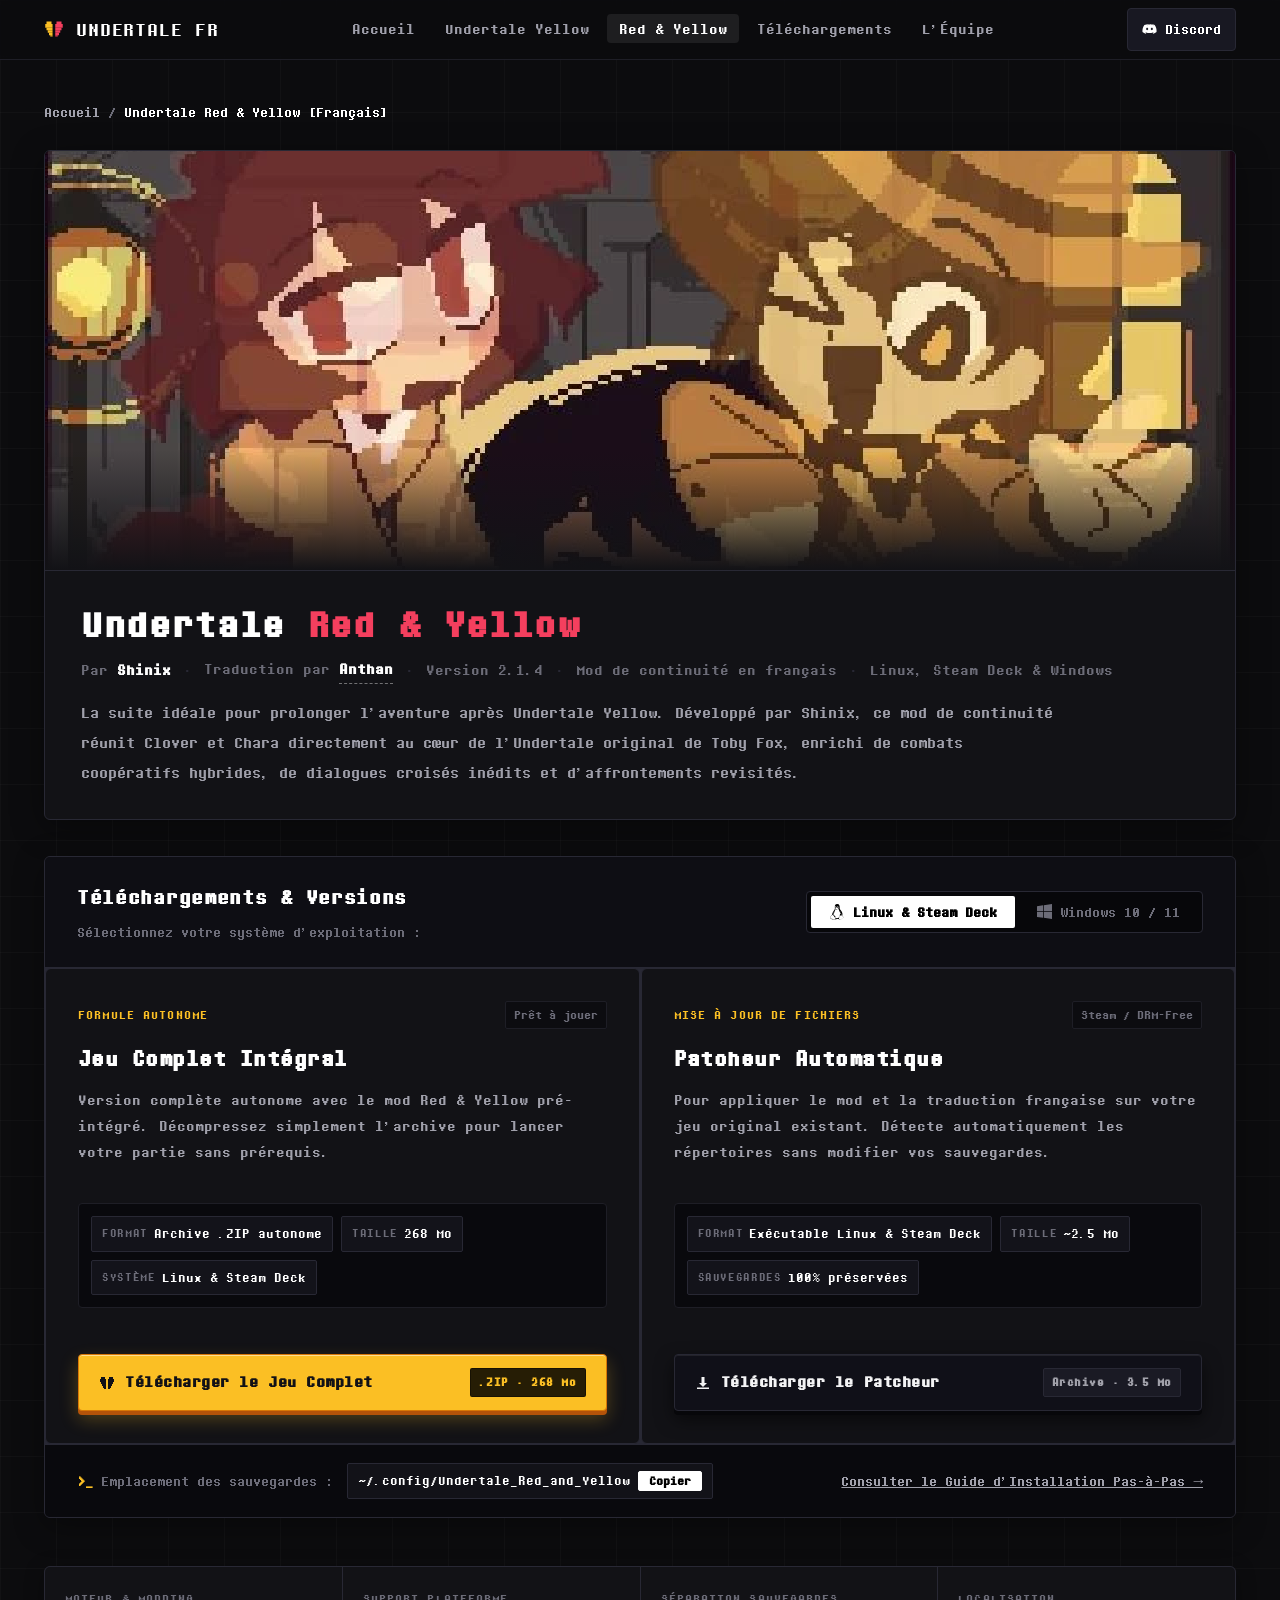
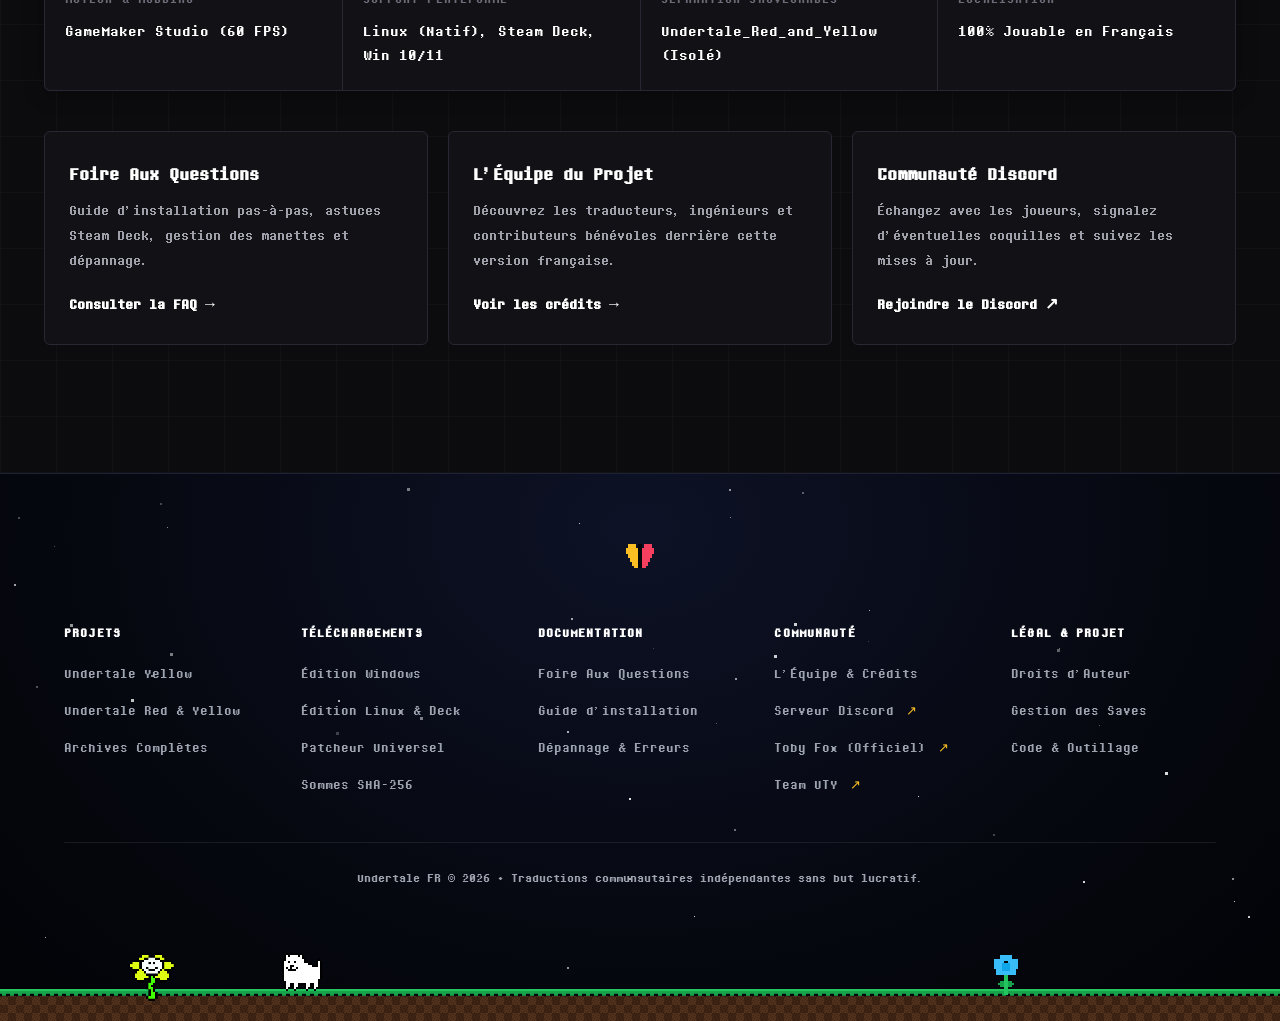
<file: undertale-red-yellow.html>
<!DOCTYPE html>
<html lang="fr">
<head>
    <meta charset="UTF-8">
    <meta name="viewport" content="width=device-width, initial-scale=1.0">
    <title>Undertale Red & Yellow FR • Traduction Française & Téléchargement</title>
    <meta name="description" content="Téléchargez Undertale Red & Yellow en français par Shinix et Anthan. Aventure en duo Clover & Chara, compatible PC, Steam Deck et Linux.">
    <link rel="canonical" href="https://undertale-fr.cronos.build/undertale-red-yellow.html">
    
    <!-- OpenGraph / Réseaux Sociaux -->
    <meta property="og:type" content="article">
    <meta property="og:site_name" content="Undertale FR">
    <meta property="og:title" content="Undertale Red & Yellow FR • Traduction Française Officielle">
    <meta property="og:description" content="Retrouvez Clover et Chara dans une aventure inédite en français intégral. Téléchargements vérifiés PC, Steam Deck et Linux.">
    <meta property="og:url" content="https://undertale-fr.cronos.build/undertale-red-yellow.html">
    <meta property="og:image" content="https://undertale-fr.cronos.build/assets/images/banniere_RY.webp">
    <meta property="og:locale" content="fr_FR">
    
    <!-- Twitter Cards -->
    <meta name="twitter:card" content="summary_large_image">
    <meta name="twitter:title" content="Undertale Red & Yellow FR • Traduction Française Officielle">
    <meta name="twitter:description" content="Retrouvez Clover et Chara dans une aventure inédite en français intégral.">
    <meta name="twitter:image" content="https://undertale-fr.cronos.build/assets/images/banniere_RY.webp">

    <link rel="stylesheet" href="css/base.css">
    <link rel="stylesheet" href="css/game.css">
    <link rel="icon" type="image/x-icon" href="assets/images/Undertale yellow FR996a.ico">
</head>
<body>

    <!-- Barre de Navigation Minimaliste -->
    <header class="site-navbar">
        <div class="navbar-shell">
            <a href="./" class="brand-link">
                <svg class="pixel-art brand-heart" viewBox="0 0 16 16" fill="none" xmlns="http://www.w3.org/2000/svg">
                    <rect x="2" y="2" width="4" height="2" fill="#fbbf24"/>
                    <rect x="1" y="4" width="6" height="3" fill="#fbbf24"/>
                    <rect x="2" y="7" width="5" height="2" fill="#fbbf24"/>
                    <rect x="3" y="9" width="4" height="2" fill="#fbbf24"/>
                    <rect x="4" y="11" width="3" height="2" fill="#fbbf24"/>
                    <rect x="5" y="13" width="2" height="1" fill="#fbbf24"/>
                    <rect x="7" y="2" width="2" height="12" fill="#0c0c0e"/>
                    <rect x="10" y="2" width="4" height="2" fill="#f43f5e"/>
                    <rect x="9" y="4" width="6" height="3" fill="#f43f5e"/>
                    <rect x="9" y="7" width="5" height="2" fill="#f43f5e"/>
                    <rect x="9" y="9" width="4" height="2" fill="#f43f5e"/>
                    <rect x="9" y="11" width="3" height="2" fill="#f43f5e"/>
                    <rect x="9" y="13" width="2" height="1" fill="#f43f5e"/>
                </svg>
                <span class="brand-title-text">UNDERTALE FR</span>
            </a>

            <button type="button" class="nav-mobile-toggle" id="nav-toggle" aria-label="Menu principal">☰</button>
            <nav id="nav-menu">
                <ul class="navbar-links">
                    <li><a href="./" class="nav-link">Accueil</a></li>
                    <li><a href="undertale-yellow.html" class="nav-link">Undertale Yellow</a></li>
                    <li><a href="undertale-red-yellow.html" class="nav-link active">Red & Yellow</a></li>
                    <li><a href="telechargement.html" class="nav-link">Téléchargements</a></li>
                    <li><a href="credits.html" class="nav-link">L'Équipe</a></li>
                </ul>
            </nav>

            <div class="navbar-actions">
                <a href="https://discord.gg/gtVB9WVuWA" target="_blank" rel="noopener noreferrer" class="nav-discord-btn">
                    <svg width="15" height="15" viewBox="0 0 16 16" fill="currentColor">
                        <path d="M13.5 3.2A11.3 11.3 0 0 0 10.7 2.3l-.2.4a9.6 9.6 0 0 1 2.3.9 11.7 11.7 0 0 0-3.6-1.1h-.2a11.7 11.7 0 0 0-3.6 1.1 9.6 9.6 0 0 1 2.3-.9l-.2-.4A11.3 11.3 0 0 0 2.5 3.2C.8 5.7.3 8.2.5 10.6a11.4 11.4 0 0 0 3.5 1.8l.8-1a7.4 7.4 0 0 1-1.3-.6l.3-.2a8.2 8.2 0 0 0 8.4 0l.3.2a7.4 7.4 0 0 1-1.3.6l.8 1a11.4 11.4 0 0 0 3.5-1.8c.3-2.8-.5-5.3-2-7.4zM5.5 8.7c-.6 0-1.1-.6-1.1-1.3s.5-1.3 1.1-1.3 1.1.6 1.1 1.3-.5 1.3-1.1 1.3zm5 0c-.6 0-1.1-.6-1.1-1.3s.5-1.3 1.1-1.3 1.1.6 1.1 1.3-.5 1.3-1.1 1.3z"/>
                    </svg>
                    <span>Discord</span>
                </a>
            </div>
        </div>
    </header>

    <main class="game-hub-container">

        <!-- Fil d'Ariane Minimaliste -->
        <div class="hub-breadcrumbs-bar">
            <nav class="hub-breadcrumbs">
                <a href="./">Accueil</a>
                <span>/</span>
                <span class="active">Undertale Red & Yellow [Français]</span>
            </nav>
        </div>

        <!-- 1. Hero Panoramique Pleine Largeur (Harmonisé & Majestueux) -->
        <section class="game-panoramic-hero">
            <div class="game-cover-banner">
                <img src="assets/images/banniere_RY.webp" alt="Bannière Undertale Red & Yellow" class="pixel-art banner-featured-art banner-art-ry">
                <div class="banner-bottom-fade"></div>
            </div>
            <div class="game-hero-details">
                <div class="game-hero-header-row">
                    <h1 class="game-main-title">Undertale <span class="red">Red & Yellow</span></h1>
                    <div class="game-editorial-byline">
                        <span class="byline-author">Par <strong>Shinix</strong></span>
                        <span class="byline-separator">·</span>
                        <span class="byline-author">Traduction par <strong class="anthan-glitch-target">Anthan</strong></span>
                        <span class="byline-separator">·</span>
                        <span class="byline-release">Version 2.1.4</span>
                        <span class="byline-separator">·</span>
                        <span class="byline-lang">Mod de continuité en français</span>
                        <span class="byline-separator">·</span>
                        <span class="byline-compat">Linux, Steam Deck & Windows</span>
                    </div>
                </div>

                <p class="game-synopsis">
                    La suite idéale pour prolonger l'aventure après Undertale Yellow. Développé par Shinix, ce mod de continuité réunit Clover et Chara directement au cœur de l'Undertale original de Toby Fox, enrichi de combats coopératifs hybrides, de dialogues croisés inédits et d'affrontements revisités.
                </p>
            </div>
        </section>

        <!-- 2. Console de Téléchargement Unifiée (Accès Direct) -->
        <section class="download-station">
            <div class="download-station-header">
                <div class="station-heading-group">
                    <h2 class="station-title">Téléchargements & Versions</h2>
                    <p class="station-subtitle">Sélectionnez votre système d'exploitation :</p>
                </div>
                <div class="station-os-selector" role="tablist">
                    <button type="button" id="tab-linux" class="station-os-btn" onclick="selectOS('linux')">
                        <svg role="img" viewBox="0 0 24 24" width="16" height="16" fill="currentColor">
                            <path d="M12.504 0c-.155 0-.315.008-.48.021-4.226.333-3.105 4.807-3.17 6.298-.076 1.092-.3 1.953-1.05 3.02-.885 1.051-2.127 2.75-2.716 4.521-.278.832-.41 1.684-.287 2.489a.424.424 0 00-.11.135c-.26.268-.45.6-.663.839-.199.199-.485.267-.797.4-.313.136-.658.269-.864.68-.09.189-.136.394-.132.602 0 .199.027.4.055.536.058.399.116.728.04.97-.249.68-.28 1.145-.106 1.484.174.334.535.47.94.601.81.2 1.91.135 2.774.6.926.466 1.866.67 2.616.47.526-.116.97-.464 1.208-.946.587-.003 1.23-.269 2.26-.334.699-.058 1.574.267 2.577.2.025.134.063.198.114.333l.003.003c.391.778 1.113 1.132 1.884 1.071.771-.06 1.592-.536 2.257-1.306.631-.765 1.683-1.084 2.378-1.503.348-.199.629-.469.649-.853.023-.4-.2-.811-.714-1.376v-.097l-.003-.003c-.17-.2-.25-.535-.338-.926-.085-.401-.182-.786-.492-1.046h-.003c-.059-.054-.123-.067-.188-.135a.357.357 0 00-.19-.064c.431-1.278.264-2.55-.173-3.694-.533-1.41-1.465-2.638-2.175-3.483-.796-1.005-1.576-1.957-1.56-3.368.026-2.152.236-6.133-3.544-6.139zm.529 3.405h.013c.213 0 .396.062.584.198.19.135.33.332.438.533.105.259.158.459.166.724 0-.02.006-.04.006-.06v.105a.086.086 0 01-.004-.021l-.004-.024a1.807 1.807 0 01-.15.706.953.953 0 01-.213.335.71.71 0 00-.088-.042c-.104-.045-.198-.064-.284-.133a1.312 1.312 0 00-.22-.066c.05-.06.146-.133.183-.198.053-.128.082-.264.088-.402v-.02a1.21 1.21 0 00-.061-.4c-.045-.134-.101-.2-.183-.333-.084-.066-.167-.132-.267-.132h-.016c-.093 0-.176.03-.262.132a.8.8 0 00-.205.334 1.18 1.18 0 00-.09.4v.019c.002.089.008.179.02.267-.193-.067-.438-.135-.607-.202a1.635 1.635 0 01-.018-.2v-.02a1.772 1.772 0 01.15-.768c.082-.22.232-.406.43-.533a.985.985 0 01.594-.2zm-2.962.059h.036c.142 0 .27.048.399.135.146.129.264.288.344.465.09.199.14.4.153.667v.004c.007.134.006.2-.002.266v.08c-.03.007-.056.018-.083.024-.152.055-.274.135-.393.2.012-.09.013-.18.003-.267v-.015c-.012-.133-.04-.2-.082-.333a.613.613 0 00-.166-.267.248.248 0 00-.183-.064h-.021c-.071.006-.13.04-.186.132a.552.552 0 00-.12.27.944.944 0 00-.023.33v.015c.012.135.037.2.08.334.046.134.098.2.166.268.01.009.02.018.034.024-.07.057-.117.07-.176.136a.304.304 0 01-.131.068 2.62 2.62 0 01-.275-.402 1.772 1.772 0 01-.155-.667 1.759 1.759 0 01.08-.668 1.43 1.43 0 01.283-.535c.128-.133.26-.2.418-.2zm1.37 1.706c.332 0 .733.065 1.216.399.293.2.523.269 1.052.468h.003c.255.136.405.266.478.399v-.131a.571.571 0 01.016.47c-.123.31-.516.643-1.063.842v.002c-.268.135-.501.333-.775.465-.276.135-.588.292-1.012.267a1.139 1.139 0 01-.448-.067 3.566 3.566 0 01-.322-.198c-.195-.135-.363-.332-.612-.465v-.005h-.005c-.4-.246-.616-.512-.686-.71-.07-.268-.005-.47.193-.6.224-.135.38-.271.483-.336.104-.074.143-.102.176-.131h.002v-.003c.169-.202.436-.47.839-.601.139-.036.294-.065.466-.065zm2.8 2.142c.358 1.417 1.196 3.475 1.735 4.473.286.534.855 1.659 1.102 3.024.156-.005.33.018.513.064.646-1.671-.546-3.467-1.089-3.966-.22-.2-.232-.335-.123-.335.59.534 1.365 1.572 1.646 2.757.13.535.16 1.104.021 1.67.067.028.135.06.205.067 1.032.534 1.413.938 1.23 1.537v-.043c-.06-.003-.12 0-.18 0h-.016c.151-.467-.182-.825-1.065-1.224-.915-.4-1.646-.336-1.77.465-.008.043-.013.066-.018.135-.068.023-.139.053-.209.064-.43.268-.662.669-.793 1.187-.13.533-.17 1.156-.205 1.869v.003c-.02.334-.17.838-.319 1.35-1.5 1.072-3.58 1.538-5.348.334a2.645 2.645 0 00-.402-.533 1.45 1.45 0 00-.275-.333c.182 0 .338-.03.465-.067a.615.615 0 00.314-.334c.108-.267 0-.697-.345-1.163-.345-.467-.931-.995-1.788-1.521-.63-.4-.986-.87-1.15-1.396-.165-.534-.143-1.085-.015-1.645.245-1.07.873-2.11 1.274-2.763.107-.065.037.135-.408.974-.396.751-1.14 2.497-.122 3.854a8.123 8.123 0 01.647-2.876c.564-1.278 1.743-3.504 1.836-5.268.048.036.217.135.289.202.218.133.38.333.59.465.21.201.477.335.876.335.039.003.075.006.11.006.412 0 .73-.134.997-.268.29-.134.52-.334.74-.4h.005c.467-.135.835-.402 1.044-.7zm2.185 8.958c.037.6.343 1.245.882 1.377.588.134 1.434-.333 1.791-.765l.211-.01c.315-.007.577.01.847.268l.003.003c.208.199.305.53.391.876.085.4.154.78.409 1.066.486.527.645.906.636 1.14l.003-.007v.018l-.003-.012c-.015.262-.185.396-.498.595-.63.401-1.746.712-2.457 1.57-.618.737-1.37 1.14-2.036 1.191-.664.053-1.237-.2-1.574-.898l-.005-.003c-.21-.4-.12-1.025.056-1.69.176-.668.428-1.344.463-1.897.037-.714.076-1.335.195-1.814.12-.465.308-.797.641-.984l.045-.022zm-10.814.049h.01c.053 0 .105.005.157.014.376.055.706.333 1.023.752l.91 1.664.003.003c.243.533.754 1.064 1.189 1.637.434.598.77 1.131.729 1.57v.006c-.057.744-.48 1.148-1.125 1.294-.645.135-1.52.002-2.395-.464-.968-.536-2.118-.469-2.857-.602-.369-.066-.61-.2-.723-.4-.11-.2-.113-.602.123-1.23v-.004l.002-.003c.117-.334.03-.752-.027-1.118-.055-.401-.083-.71.043-.94.16-.334.396-.4.69-.533.294-.135.64-.202.915-.47h.002v-.002c.256-.268.445-.601.668-.838.19-.201.38-.336.663-.336zm7.159-9.074c-.435.201-.945.535-1.488.535-.542 0-.97-.267-1.28-.466-.154-.134-.28-.268-.373-.335-.164-.134-.144-.333-.074-.333.109.016.129.134.199.2.096.066.215.2.36.333.292.2.68.467 1.167.467.485 0 1.053-.267 1.398-.466.195-.135.445-.334.648-.467.156-.136.149-.267.279-.267.128.016.034.134-.147.332a8.097 8.097 0 01-.69.468zm-1.082-1.583V5.64c-.006-.02.013-.042.029-.05.074-.043.18-.027.26.004.063 0 .16.067.15.135-.006.049-.085.066-.135.066-.055 0-.092-.043-.141-.068-.052-.018-.146-.008-.163-.065zm-.551 0c-.02.058-.113.049-.166.066-.047.025-.086.068-.14.068-.05 0-.13-.02-.136-.068-.01-.066.088-.133.15-.133.08-.031.184-.047.259-.005.019.009.036.03.03.05v.02h.003z"/>
                        </svg>
                        <span>Linux & Steam Deck</span>
                    </button>
                    <button type="button" id="tab-win" class="station-os-btn" onclick="selectOS('windows')">
                        <svg width="15" height="15" viewBox="0 0 24 24" fill="currentColor">
                            <path d="M0 3.449L9.75 2.1v9.451H0m10.949-9.602L24 0v11.4H10.949M0 12.6h9.75v9.451L0 20.699M10.949 12.6H24V24l-12.951-1.801"/>
                        </svg>
                        <span>Windows 10 / 11</span>
                    </button>
                </div>
            </div>

            <!-- Grille des Formules (50% / 50% sur 1240px) -->
            <div class="station-packages-grid">

                <!-- Formule 1 : Jeu Complet Prêt à Jouer -->
                <div class="package-card mistral-interactive-surface">
                    <div class="pixel-hover-mesh" aria-hidden="true"></div>
                    <div class="package-header">
                        <div class="package-title-row">
                            <span class="package-kicker">Formule Autonome</span>
                            <span class="package-edition-tag">Prêt à jouer</span>
                        </div>
                        <h3 class="package-name">Jeu Complet Intégral</h3>
                        <p class="package-summary">
                            Version complète autonome avec le mod Red & Yellow pré-intégré. Décompressez simplement l'archive pour lancer votre partie sans prérequis.
                        </p>
                    </div>

                    <div class="package-specs-chips os-fade-target">
                        <div class="spec-chip">
                            <span class="spec-chip-label">Format</span>
                            <span class="spec-chip-val" id="repack-format-val">Archive .ZIP autonome</span>
                        </div>
                        <div class="spec-chip">
                            <span class="spec-chip-label">Taille</span>
                            <span class="spec-chip-val" id="repack-size-val">268 Mo (Linux)</span>
                        </div>
                        <div class="spec-chip">
                            <span class="spec-chip-label">Système</span>
                            <span class="spec-chip-val" id="repack-os-val">Linux / Steam Deck</span>
                        </div>
                    </div>

                    <div class="package-action-zone">
                        <a id="btn-repack-download" href="downloads/Undertale.Red.and.Yellow.v2.1.4.FR.Linux.zip" download class="btn-station-primary mistral-interactive-surface">
                            <div class="pixel-hover-mesh" aria-hidden="true"></div>
                            <span class="btn-lead-group">
                                <svg class="pixel-art" viewBox="0 0 16 16" width="16" height="16" fill="currentColor">
                                    <rect x="2" y="2" width="4" height="2"/>
                                    <rect x="1" y="4" width="6" height="3"/>
                                    <rect x="2" y="7" width="5" height="2"/>
                                    <rect x="3" y="9" width="4" height="2"/>
                                    <rect x="4" y="11" width="3" height="2"/>
                                    <rect x="5" y="13" width="2" height="1"/>
                                    <rect x="10" y="2" width="4" height="2"/>
                                    <rect x="9" y="4" width="6" height="3"/>
                                    <rect x="9" y="7" width="5" height="2"/>
                                    <rect x="9" y="9" width="4" height="2"/>
                                    <rect x="9" y="11" width="3" height="2"/>
                                    <rect x="9" y="13" width="2" height="1"/>
                                </svg>
                                <span>Télécharger le Jeu Complet</span>
                            </span>
                            <span class="btn-badge-tag" id="repack-badge-val">.ZIP · 268 Mo</span>
                        </a>
                    </div>
                </div>

                <!-- Formule 2 : Patcheur Automatique Multi-Jeux -->
                <div class="package-card mistral-interactive-surface">
                    <div class="pixel-hover-mesh" aria-hidden="true"></div>
                    <div class="package-header">
                        <div class="package-title-row">
                            <span class="package-kicker">Mise à Jour de Fichiers</span>
                            <span class="package-edition-tag">Steam / DRM-Free</span>
                        </div>
                        <h3 class="package-name">Patcheur Automatique</h3>
                        <p class="package-summary">
                            Pour appliquer le mod et la traduction française sur votre jeu original existant. Détecte automatiquement les répertoires sans modifier vos sauvegardes.
                        </p>
                    </div>

                    <div class="package-specs-chips os-fade-target">
                        <div class="spec-chip">
                            <span class="spec-chip-label">Format</span>
                            <span class="spec-chip-val" id="patcher-format-val">Exécutable Linux & Steam Deck</span>
                        </div>
                        <div class="spec-chip">
                            <span class="spec-chip-label">Taille</span>
                            <span class="spec-chip-val">~2.5 Mo</span>
                        </div>
                        <div class="spec-chip">
                            <span class="spec-chip-label">Sauvegardes</span>
                            <span class="spec-chip-val">100% préservées</span>
                        </div>
                    </div>

                    <div class="package-action-zone">
                        <a id="btn-patcher-download" href="downloads/Undertale-FR-Patcher" download class="btn-station-secondary mistral-interactive-surface">
                            <div class="pixel-hover-mesh" aria-hidden="true"></div>
                            <span class="btn-lead-group">
                                <svg width="16" height="16" viewBox="0 0 16 16" fill="currentColor">
                                    <path d="M8 12l-4-4h2.5V2h3v6H12L8 12z"/>
                                    <path d="M2 14h12v-1.5H2V14z"/>
                                </svg>
                                <span>Télécharger le Patcheur</span>
                            </span>
                            <span class="btn-badge-tag" id="patcher-tag-val">ELF · ~2.5 Mo</span>
                        </a>
                    </div>
                </div>

            </div>

            <!-- Sous-barre Intégrée : Répertoire des Sauvegardes & Guide -->
            <div class="station-subdeck">
                <div class="subdeck-save-drawer">
                    <div class="subdeck-label">
                        <span class="prompt-glyph">&gt;_</span>
                        <span>Emplacement des sauvegardes :</span>
                    </div>
                    <div class="subdeck-code-pill">
                        <code id="save-path-text">~/.config/Undertale_Red_and_Yellow</code>
                        <button type="button" class="btn-copy-code" onclick="copySavePath(this)" title="Copier le chemin">Copier</button>
                    </div>
                </div>
                <div class="subdeck-guide-link">
                    <button type="button" class="btn-open-guide" onclick="openInstallModal()">
                        Consulter le Guide d'Installation Pas-à-Pas →
                    </button>
                </div>
            </div>
        </section>

        <!-- Spécifications Techniques & Architecture -->
        <section class="tech-matrix-grid">
            <div class="tech-matrix-cell">
                <span class="tech-matrix-label">Moteur & Modding</span>
                <span class="tech-matrix-val">GameMaker Studio (60 FPS)</span>
            </div>
            <div class="tech-matrix-cell">
                <span class="tech-matrix-label">Support Plateforme</span>
                <span class="tech-matrix-val">Linux (Natif), Steam Deck, Win 10/11</span>
            </div>
            <div class="tech-matrix-cell">
                <span class="tech-matrix-label">Séparation Sauvegardes</span>
                <span class="tech-matrix-val">Undertale_Red_and_Yellow (Isolé)</span>
            </div>
            <div class="tech-matrix-cell">
                <span class="tech-matrix-label">Localisation</span>
                <span class="tech-matrix-val">100% Jouable en Français</span>
            </div>
        </section>

        <!-- Deck de Navigation & Ressources -->
        <section class="hub-resource-grid">
            <a href="faq.html" class="hub-resource-card mistral-interactive-card">
                <div>
                    <h4>Foire Aux Questions</h4>
                    <p>Guide d'installation pas-à-pas, astuces Steam Deck, gestion des manettes et dépannage.</p>
                </div>
                <span class="hub-resource-cta">Consulter la FAQ →</span>
            </a>

            <a href="credits.html" class="hub-resource-card mistral-interactive-card">
                <div>
                    <h4>L'Équipe du Projet</h4>
                    <p>Découvrez les traducteurs, ingénieurs et contributeurs bénévoles derrière cette version française.</p>
                </div>
                <span class="hub-resource-cta">Voir les crédits →</span>
            </a>

            <a href="https://discord.gg/gtVB9WVuWA" target="_blank" rel="noopener noreferrer" class="hub-resource-card mistral-interactive-card">
                <div>
                    <h4>Communauté Discord</h4>
                    <p>Échangez avec les joueurs, signalez d'éventuelles coquilles et suivez les mises à jour.</p>
                </div>
                <span class="hub-resource-cta">Rejoindre le Discord ↗</span>
            </a>
        </section>

    </main>

    <!-- Modale Visuelle du Guide d'Installation -->
    <div id="install-modal" class="modal-overlay" onclick="closeModalOnBackdrop(event)">
        <div class="modal-window">
            <div class="modal-header">
                <span class="modal-title">GUIDE D'INSTALLATION : RED & YELLOW</span>
                <button type="button" class="modal-close-btn" onclick="closeInstallModal()">✕</button>
            </div>
            <div class="modal-body">
                <div class="modal-step-row">
                    <span class="modal-step-num">01</span>
                    <div class="modal-step-content">
                        <h4>Sélection du format</h4>
                        <p>Sans prérequis : téléchargez le <strong>Jeu Complet Prêt à Jouer</strong>. Si vous possédez Undertale sur Steam ou sans DRM : téléchargez le <strong>Patcheur Automatique</strong>.</p>
                    </div>
                </div>

                <div class="modal-step-row">
                    <span class="modal-step-num">02</span>
                    <div class="modal-step-content">
                        <h4>Sous Linux & Steam Deck</h4>
                        <p>Le jeu s'exécute directement via son binaire autonome natif. Sur <strong>Steam Deck</strong>, passez en mode Bureau, faites clic droit sur le fichier et sélectionnez <em>« Ajouter à Steam »</em> pour lancer en mode Gaming avec les contrôles intégrés.</p>
                    </div>
                </div>

                <div class="modal-step-row">
                    <span class="modal-step-num">03</span>
                    <div class="modal-step-content">
                        <h4>Sous Windows 10 & 11</h4>
                        <p>Lancez le fichier exécutable. Si l'écran bleu Windows SmartScreen apparaît, cliquez sur <em>« Informations complémentaires »</em> puis sur <em>« Exécuter quand même »</em>.</p>
                    </div>
                </div>

                <div class="modal-step-row">
                    <span class="modal-step-num">04</span>
                    <div class="modal-step-content">
                        <h4>En Jeu</h4>
                        <p>Retrouvez Clover et Chara dans une aventure synchronisée en français complet, avec système de combat revu et sauvegardes indépendantes.</p>
                    </div>
                </div>
            </div>
        </div>
    </div>

    <!-- Pied de Page Monumental Mistral AI × Pixel Art Sous-Terrain -->
    <footer class="artistic-footer">
        <!-- Canvas d'étoiles et poussières pixel art flottantes -->
        <canvas id="footer-stars-canvas" class="footer-stars-canvas" aria-hidden="true"></canvas>

        <div class="footer-main-container">
            <!-- Emblème Pixel Art Centré -->
            <div class="footer-top-emblem">
                <a href="./" class="footer-emblem-anchor" aria-label="Undertale FR - Retour à l'accueil">
                    <svg class="pixel-art brand-heart-lg footer-emblem-heart" viewBox="0 0 16 16" width="32" height="32" fill="none">
                        <rect x="2" y="2" width="4" height="2" fill="#fbbf24"/>
                        <rect x="1" y="4" width="6" height="3" fill="#fbbf24"/>
                        <rect x="2" y="7" width="5" height="2" fill="#fbbf24"/>
                        <rect x="3" y="9" width="4" height="2" fill="#fbbf24"/>
                        <rect x="4" y="11" width="3" height="2" fill="#fbbf24"/>
                        <rect x="5" y="13" width="2" height="1" fill="#fbbf24"/>
                        <rect x="7" y="2" width="2" height="12" fill="#040508"/>
                        <rect x="10" y="2" width="4" height="2" fill="#f43f5e"/>
                        <rect x="9" y="4" width="6" height="3" fill="#f43f5e"/>
                        <rect x="9" y="7" width="5" height="2" fill="#f43f5e"/>
                        <rect x="9" y="9" width="4" height="2" fill="#f43f5e"/>
                        <rect x="9" y="11" width="3" height="2" fill="#f43f5e"/>
                        <rect x="9" y="13" width="2" height="1" fill="#f43f5e"/>
                    </svg>
                </a>
            </div>

            <!-- Grille Architecturale des 5 Colonnes Mistral -->
            <div class="footer-inner-grid">
                <div>
                    <h4 class="footer-col-title">Projets</h4>
                    <ul class="footer-col-links">
                        <li><a href="undertale-yellow.html">Undertale Yellow</a></li>
                        <li><a href="undertale-red-yellow.html">Undertale Red & Yellow</a></li>
                        <li><a href="telechargement.html">Archives Complètes</a></li>
                    </ul>
                </div>
                <div>
                    <h4 class="footer-col-title">Téléchargements</h4>
                    <ul class="footer-col-links">
                        <li><a href="telechargement.html#windows">Édition Windows</a></li>
                        <li><a href="telechargement.html#linux">Édition Linux & Deck</a></li>
                        <li><a href="telechargement.html#patcheur">Patcheur Universel</a></li>
                        <li><a href="telechargement.html#registre">Sommes SHA-256</a></li>
                    </ul>
                </div>
                <div>
                    <h4 class="footer-col-title">Documentation</h4>
                    <ul class="footer-col-links">
                        <li><a href="faq.html">Foire Aux Questions</a></li>
                        <li><a href="undertale-yellow.html#install-guide">Guide d'installation</a></li>
                        <li><a href="faq.html#depannage">Dépannage & Erreurs</a></li>
                    </ul>
                </div>
                <div>
                    <h4 class="footer-col-title">Communauté</h4>
                    <ul class="footer-col-links">
                        <li><a href="credits.html">L'Équipe & Crédits</a></li>
                        <li><a href="https://discord.gg/gtVB9WVuWA" target="_blank" rel="noopener noreferrer">Serveur Discord <span class="footer-link-badge">↗</span></a></li>
                        <li><a href="https://undertale.com" target="_blank" rel="noopener noreferrer">Toby Fox (Officiel) <span class="footer-link-badge">↗</span></a></li>
                        <li><a href="https://gamejolt.com/games/UndertaleYellow/438225" target="_blank" rel="noopener noreferrer">Team UTY <span class="footer-link-badge">↗</span></a></li>
                    </ul>
                </div>
                <div>
                    <h4 class="footer-col-title">Légal & Projet</h4>
                    <ul class="footer-col-links">
                        <li><a href="faq.html#legal">Droits d'Auteur</a></li>
                        <li><a href="faq.html#sauvegardes">Gestion des Saves</a></li>
                        <li><a href="credits.html#outils">Code & Outillage</a></li>
                    </ul>
                </div>
            </div>

            <!-- Ligne de Copyright Sobre -->
            <div class="footer-bottom-row">
                <span class="footer-meta-brand">Undertale FR © 2026 • Traductions communautaires indépendantes sans but lucratif.</span>
            </div>
        </div>

        <!-- Scène Bucolique Pixel Art au Sol (Herbe, Flowey, Toby Dog, Fleur Écho & Sans) -->
        <div class="footer-pixel-world-stage" aria-hidden="true">
            <div class="footer-pixel-speech" id="footer-pixel-speech"></div>
            <div class="stage-flower stage-flowey-left" id="stage-flowey" role="button" tabindex="0">
                <img src="assets/images/flowey_planted.webp" alt="Flowey la Fleur">
            </div>
            <div class="stage-toby-walker" id="toby-walker" role="button" tabindex="0">
                <img src="assets/images/toby_walk.webp" alt="Toby Dog">
            </div>
            <div class="stage-flower stage-flower-right" id="stage-echo-flower" role="button" tabindex="0">
                <img src="assets/images/echo_flower.webp" alt="Fleur Écho">
            </div>
            <div class="stage-sans-sleeper" id="stage-sans" role="button" tabindex="0">
                <div class="stage-sans-snore" id="sans-snore">z z z...</div>
                <img src="assets/images/sans_sleep.webp" alt="Sans dort paisiblement">
            </div>
            <div class="stage-pixel-soil"></div>
        </div>
    </footer>

    <!-- Logique OS Sans Décalage -->
    <script>
        let currentOS = 'linux';

        function detectOS() {
            const ua = (navigator.userAgent || '').toLowerCase();
            const plat = (navigator.platform || '').toLowerCase();
            if (ua.includes('steamdeck') || ua.includes('linux') || plat.includes('linux') || plat.includes('x11')) {
                return 'linux';
            }
            return 'windows';
        }

        function selectOS(os) {
            if (currentOS === os) return;
            currentOS = os;

            // Transition douce de 120ms sans à-coups visuels
            const targets = document.querySelectorAll('.os-fade-target');
            targets.forEach(el => el.classList.add('os-switching'));

            setTimeout(() => {
                updateDeckView();
                targets.forEach(el => el.classList.remove('os-switching'));
            }, 120);
        }

        function updateDeckView() {
            const tabLinux = document.getElementById('tab-linux');
            const tabWin = document.getElementById('tab-win');
            const saveText = document.getElementById('save-path-text');
            const btnRepack = document.getElementById('btn-repack-download');
            const btnPatcher = document.getElementById('btn-patcher-download');
            const repackSizeVal = document.getElementById('repack-size-val');
            const repackOsVal = document.getElementById('repack-os-val');
            const repackBadgeVal = document.getElementById('repack-badge-val');
            const patcherFormatVal = document.getElementById('patcher-format-val');
            const patcherTagVal = document.getElementById('patcher-tag-val');

            if (tabLinux) tabLinux.classList.toggle('active', currentOS === 'linux');
            if (tabWin) tabWin.classList.toggle('active', currentOS === 'windows');

            if (currentOS === 'linux') {
                if (saveText) saveText.textContent = '~/.config/Undertale_Red_and_Yellow';
                if (repackSizeVal) repackSizeVal.textContent = '268 Mo';
                if (repackOsVal) repackOsVal.textContent = 'Linux & Steam Deck';
                if (repackBadgeVal) repackBadgeVal.textContent = '.ZIP · 268 Mo';
                if (patcherFormatVal) patcherFormatVal.textContent = 'Exécutable Linux & Steam Deck';
                if (patcherTagVal) patcherTagVal.textContent = 'Archive · 3.5 Mo';
                if (btnRepack) btnRepack.href = 'downloads/Undertale.Red.and.Yellow.v2.1.4.FR.Linux.zip';
                if (btnPatcher) btnPatcher.href = 'downloads/Undertale-FR-Patcher-Linux.tar.gz';
            } else {
                if (saveText) saveText.textContent = '%localappdata%/Undertale_Red_and_Yellow';
                if (repackSizeVal) repackSizeVal.textContent = '217 Mo';
                if (repackOsVal) repackOsVal.textContent = 'Windows 10 / 11';
                if (repackBadgeVal) repackBadgeVal.textContent = '.ZIP · 217 Mo';
                if (patcherFormatVal) patcherFormatVal.textContent = 'Exécutable Windows .EXE';
                if (patcherTagVal) patcherTagVal.textContent = 'EXE · 2.4 Mo';
                if (btnRepack) btnRepack.href = 'downloads/Undertale.Red.and.Yellow.v2.1.4.FR.Windows.zip';
                if (btnPatcher) btnPatcher.href = 'downloads/Undertale-FR-Patcher.exe';
            }
        }

        function copySavePath(btn) {
            const saveText = document.getElementById('save-path-text');
            if (saveText && navigator.clipboard) {
                navigator.clipboard.writeText(saveText.textContent.trim()).then(() => {
                    const original = btn.textContent;
                    btn.textContent = 'Copié !';
                    setTimeout(() => {
                        btn.textContent = original;
                    }, 2000);
                });
            }
        }

        function toggleFaq(btn) {
            const item = btn.closest('.faq-item');
            const symbol = btn.querySelector('.faq-symbol');
            if (item) {
                const isOpen = item.classList.toggle('active');
                if (symbol) {
                    symbol.textContent = isOpen ? '−' : '+';
                }
            }
        }

        function openInstallModal() {
            const modal = document.getElementById('install-modal');
            if (modal) modal.classList.add('open');
        }

        function closeInstallModal() {
            const modal = document.getElementById('install-modal');
            if (modal) modal.classList.remove('open');
        }

        function closeModalOnBackdrop(e) {
            if (e.target && e.target.id === 'install-modal') {
                closeInstallModal();
            }
        }

        document.addEventListener('keydown', (e) => {
            if (e.key === 'Escape') closeInstallModal();
        });

        function initMistralSurfaces() {
            const surfaces = document.querySelectorAll(
                '.mistral-interactive-surface, .package-card, .btn-station-primary, .btn-station-secondary, .spotlight-art-card, .team-card-box'
            );
            surfaces.forEach(el => {
                el.addEventListener('mousemove', (e) => {
                    const rect = el.getBoundingClientRect();
                    const x = e.clientX - rect.left;
                    const y = e.clientY - rect.top;
                    el.style.setProperty('--mouse-x', `${x}px`);
                    el.style.setProperty('--mouse-y', `${y}px`);
                }, { passive: true });
            });
        }

        document.addEventListener('DOMContentLoaded', () => {
            currentOS = detectOS();
            updateDeckView();
            initMistralSurfaces();
        });
    </script>
    <script src="js/anthan-easter-egg.js"></script>
    <script src="js/download-helper.js"></script>
    <script src="js/footer-world.js"></script>
</body>
</html>
</file>
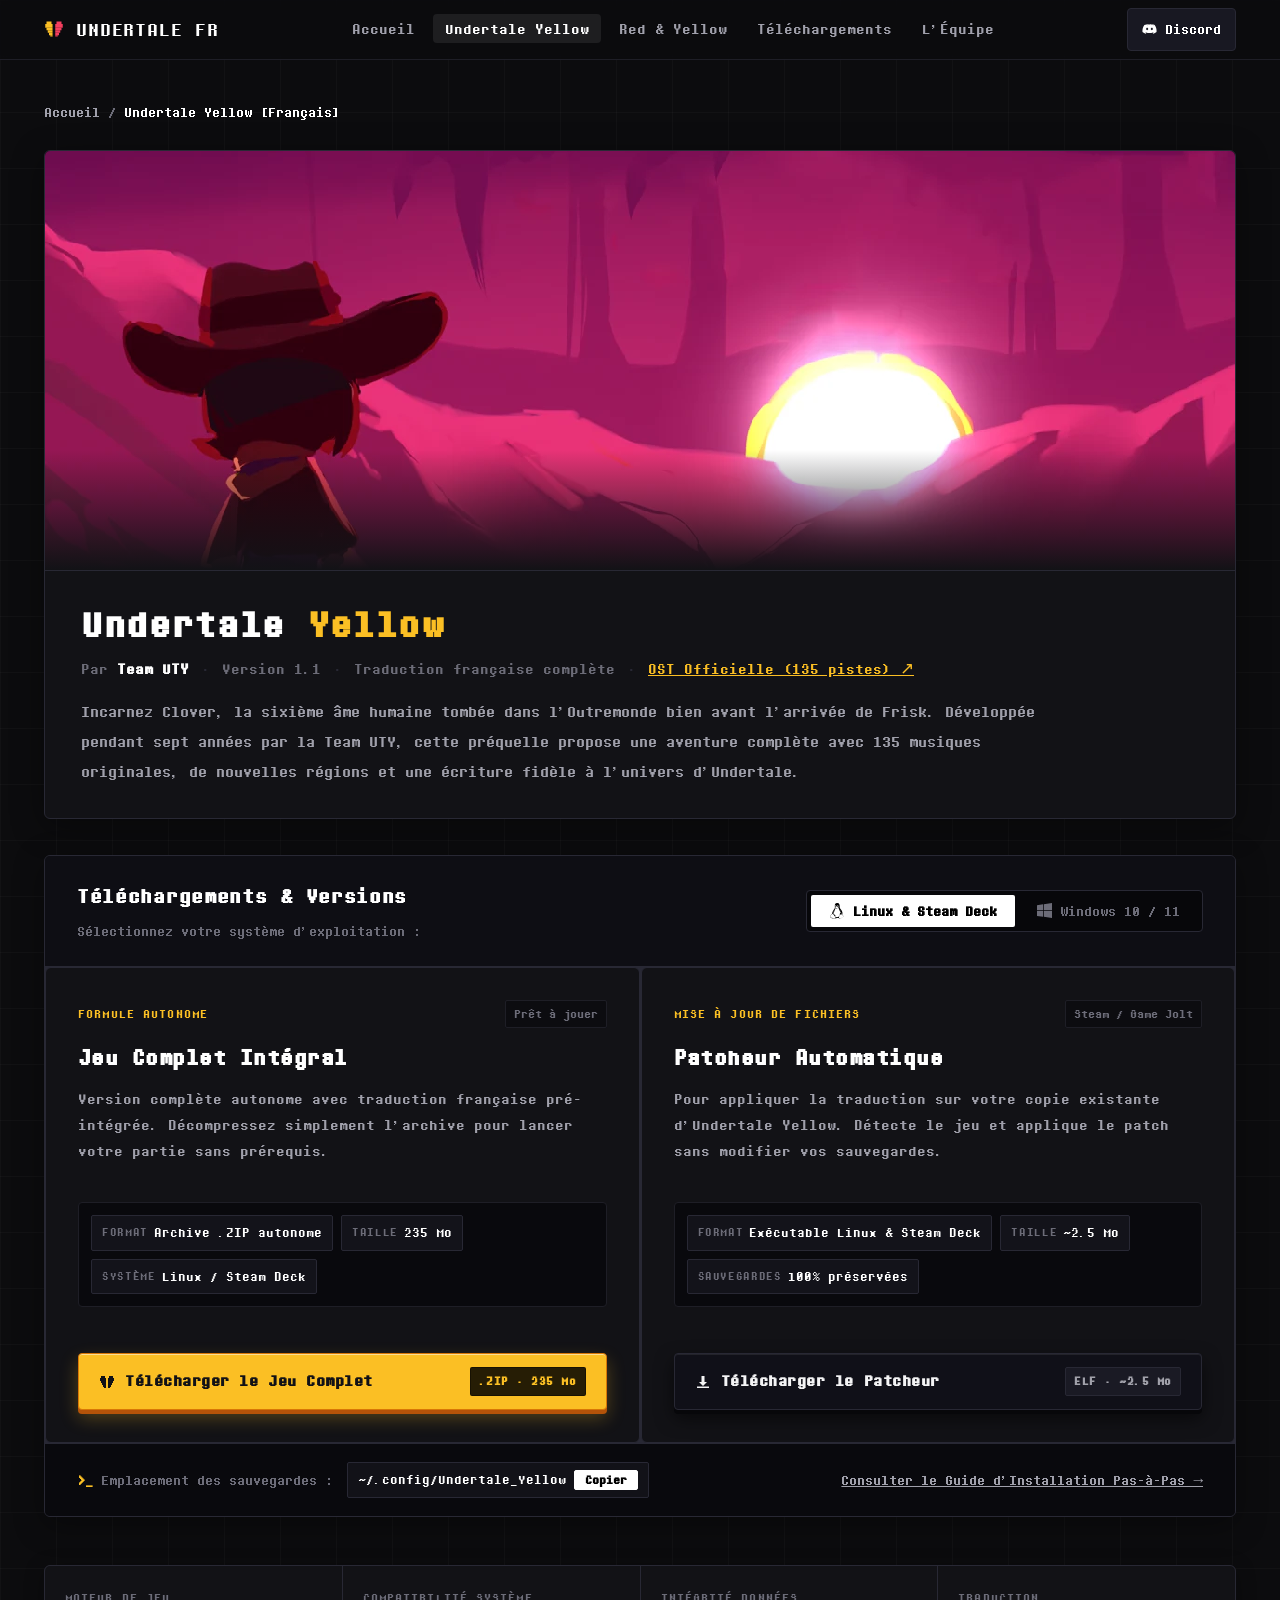
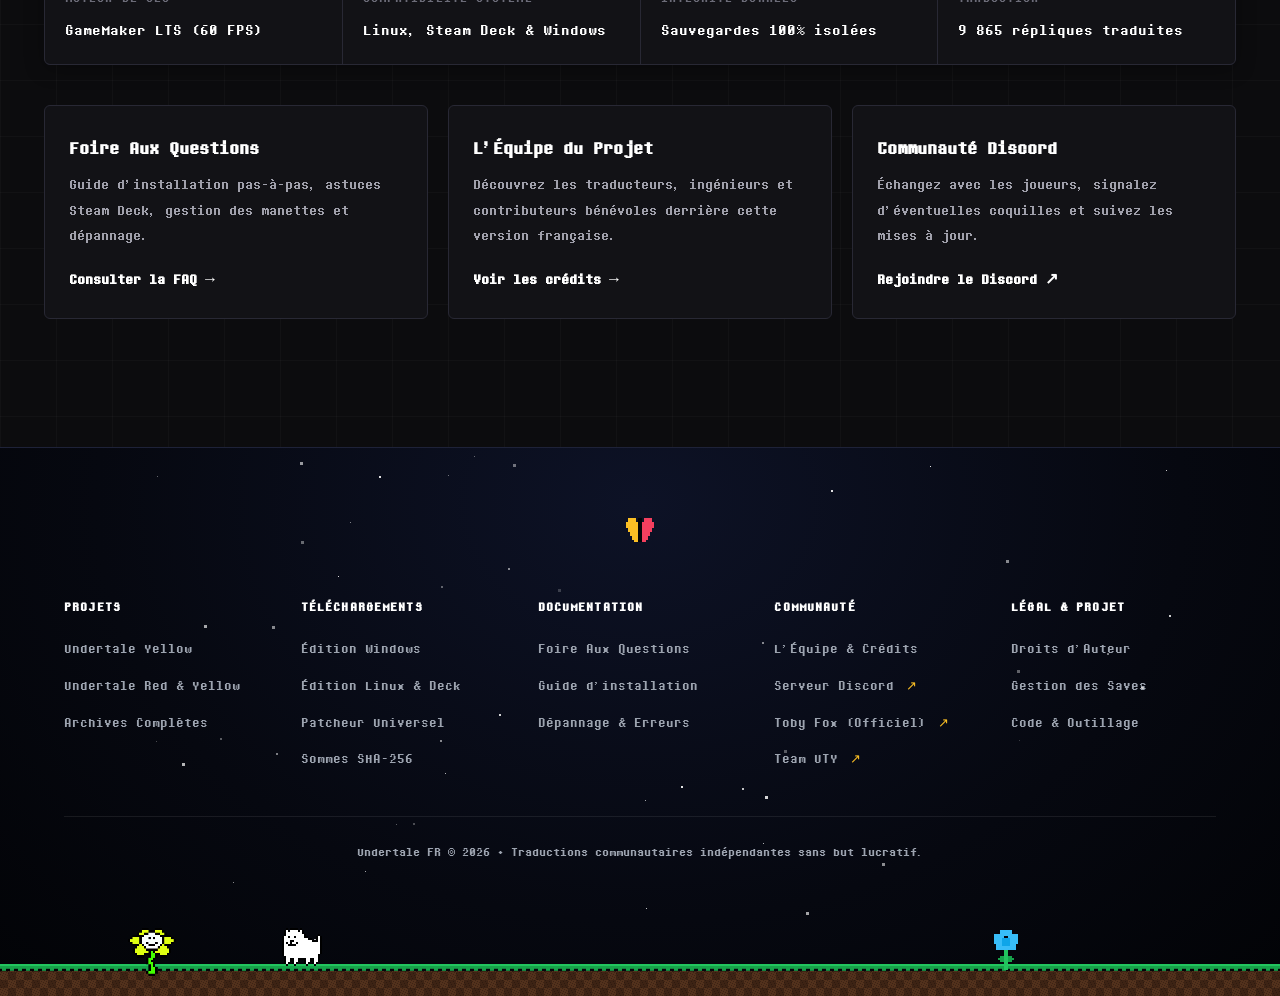
<file: undertale-yellow.html>
<!DOCTYPE html>
<html lang="fr">
<head>
    <meta charset="UTF-8">
    <meta name="viewport" content="width=device-width, initial-scale=1.0">
    <title>Undertale Yellow FR • Traduction Française & Téléchargement</title>
    <meta name="description" content="Téléchargez Undertale Yellow en français. Jeu complet préquelle autonome avec patch français vérifié pour Linux, Steam Deck et Windows 64-bit.">
    <link rel="canonical" href="https://undertale-fr.cronos.build/undertale-yellow.html">
    
    <!-- OpenGraph / Réseaux Sociaux -->
    <meta property="og:type" content="article">
    <meta property="og:site_name" content="Undertale FR">
    <meta property="og:title" content="Undertale Yellow FR • Traduction Française Officielle">
    <meta property="og:description" content="Incarnez Clover dans la préquelle culte d'Undertale en version française intégrale. Téléchargements vérifiés PC, Steam Deck et Linux.">
    <meta property="og:url" content="https://undertale-fr.cronos.build/undertale-yellow.html">
    <meta property="og:image" content="https://undertale-fr.cronos.build/assets/images/banniere_UTY.webp">
    <meta property="og:locale" content="fr_FR">
    
    <!-- Twitter Cards -->
    <meta name="twitter:card" content="summary_large_image">
    <meta name="twitter:title" content="Undertale Yellow FR • Traduction Française Officielle">
    <meta name="twitter:description" content="Incarnez Clover dans la préquelle culte d'Undertale en version française intégrale.">
    <meta name="twitter:image" content="https://undertale-fr.cronos.build/assets/images/banniere_UTY.webp">

    <link rel="stylesheet" href="css/base.css">
    <link rel="stylesheet" href="css/game.css">
    <link rel="icon" type="image/x-icon" href="assets/images/Undertale yellow FR996a.ico">
</head>
<body>

    <!-- Barre de Navigation Minimaliste -->
    <header class="site-navbar">
        <div class="navbar-shell">
            <a href="./" class="brand-link">
                <svg class="pixel-art brand-heart" viewBox="0 0 16 16" fill="none" xmlns="http://www.w3.org/2000/svg">
                    <rect x="2" y="2" width="4" height="2" fill="#fbbf24"/>
                    <rect x="1" y="4" width="6" height="3" fill="#fbbf24"/>
                    <rect x="2" y="7" width="5" height="2" fill="#fbbf24"/>
                    <rect x="3" y="9" width="4" height="2" fill="#fbbf24"/>
                    <rect x="4" y="11" width="3" height="2" fill="#fbbf24"/>
                    <rect x="5" y="13" width="2" height="1" fill="#fbbf24"/>
                    <rect x="7" y="2" width="2" height="12" fill="#0c0c0e"/>
                    <rect x="10" y="2" width="4" height="2" fill="#f43f5e"/>
                    <rect x="9" y="4" width="6" height="3" fill="#f43f5e"/>
                    <rect x="9" y="7" width="5" height="2" fill="#f43f5e"/>
                    <rect x="9" y="9" width="4" height="2" fill="#f43f5e"/>
                    <rect x="9" y="11" width="3" height="2" fill="#f43f5e"/>
                    <rect x="9" y="13" width="2" height="1" fill="#f43f5e"/>
                </svg>
                <span class="brand-title-text">UNDERTALE FR</span>
            </a>

            <button type="button" class="nav-mobile-toggle" id="nav-toggle" aria-label="Menu principal">☰</button>
            <nav id="nav-menu">
                <ul class="navbar-links">
                    <li><a href="./" class="nav-link">Accueil</a></li>
                    <li><a href="undertale-yellow.html" class="nav-link active">Undertale Yellow</a></li>
                    <li><a href="undertale-red-yellow.html" class="nav-link">Red & Yellow</a></li>
                    <li><a href="telechargement.html" class="nav-link">Téléchargements</a></li>
                    <li><a href="credits.html" class="nav-link">L'Équipe</a></li>
                </ul>
            </nav>

            <div class="navbar-actions">
                <a href="https://discord.gg/gtVB9WVuWA" target="_blank" rel="noopener noreferrer" class="nav-discord-btn">
                    <svg width="15" height="15" viewBox="0 0 16 16" fill="currentColor">
                        <path d="M13.5 3.2A11.3 11.3 0 0 0 10.7 2.3l-.2.4a9.6 9.6 0 0 1 2.3.9 11.7 11.7 0 0 0-3.6-1.1h-.2a11.7 11.7 0 0 0-3.6 1.1 9.6 9.6 0 0 1 2.3-.9l-.2-.4A11.3 11.3 0 0 0 2.5 3.2C.8 5.7.3 8.2.5 10.6a11.4 11.4 0 0 0 3.5 1.8l.8-1a7.4 7.4 0 0 1-1.3-.6l.3-.2a8.2 8.2 0 0 0 8.4 0l.3.2a7.4 7.4 0 0 1-1.3.6l.8 1a11.4 11.4 0 0 0 3.5-1.8c.3-2.8-.5-5.3-2-7.4zM5.5 8.7c-.6 0-1.1-.6-1.1-1.3s.5-1.3 1.1-1.3 1.1.6 1.1 1.3-.5 1.3-1.1 1.3zm5 0c-.6 0-1.1-.6-1.1-1.3s.5-1.3 1.1-1.3 1.1.6 1.1 1.3-.5 1.3-1.1 1.3z"/>
                    </svg>
                    <span>Discord</span>
                </a>
            </div>
        </div>
    </header>

    <main class="game-hub-container">

        <!-- Fil d'Ariane -->
        <div class="hub-breadcrumbs-bar">
            <nav class="hub-breadcrumbs">
                <a href="./">Accueil</a>
                <span>/</span>
                <span class="active">Undertale Yellow [Français]</span>
            </nav>
        </div>

        <!-- 1. Hero Panoramique Pleine Largeur (Format 16:9 Natif Sans Déformation) -->
        <section class="game-panoramic-hero">
            <div class="game-cover-banner">
                <img src="assets/images/banniere_UTY.webp" alt="Bannière Undertale Yellow" class="pixel-art banner-featured-art">
                <div class="banner-bottom-fade"></div>
            </div>
            <div class="game-hero-details">
                <div class="game-hero-header-row">
                    <h1 class="game-main-title">Undertale <span class="yellow">Yellow</span></h1>
                    <div class="game-editorial-byline">
                        <span class="byline-author">Par <strong>Team UTY</strong></span>
                        <span class="byline-separator">·</span>
                        <span class="byline-release">Version 1.1</span>
                        <span class="byline-separator">·</span>
                        <span class="byline-lang">Traduction française complète</span>
                        <span class="byline-separator">·</span>
                        <span class="byline-ost"><a href="https://gamejolt.com/games/UndertaleYellow/136925" target="_blank" rel="noopener noreferrer">OST Officielle (135 pistes) ↗</a></span>
                    </div>
                </div>
                <p class="game-synopsis">
                    Incarnez Clover, la sixième âme humaine tombée dans l'Outremonde bien avant l'arrivée de Frisk. Développée pendant sept années par la Team UTY, cette préquelle propose une aventure complète avec 135 musiques originales, de nouvelles régions et une écriture fidèle à l'univers d'Undertale.
                </p>
            </div>
        </section>

        <!-- 2. Console de Téléchargement Unifiée (Accès Direct) -->
        <section class="download-station">
            <div class="download-station-header">
                <div class="station-heading-group">
                    <h2 class="station-title">Téléchargements & Versions</h2>
                    <p class="station-subtitle">Sélectionnez votre système d'exploitation :</p>
                </div>
                <div class="station-os-selector" role="tablist">
                    <button type="button" id="tab-linux" class="station-os-btn" onclick="selectOS('linux')">
                        <svg role="img" viewBox="0 0 24 24" width="16" height="16" fill="currentColor">
                            <path d="M12.504 0c-.155 0-.315.008-.48.021-4.226.333-3.105 4.807-3.17 6.298-.076 1.092-.3 1.953-1.05 3.02-.885 1.051-2.127 2.75-2.716 4.521-.278.832-.41 1.684-.287 2.489a.424.424 0 00-.11.135c-.26.268-.45.6-.663.839-.199.199-.485.267-.797.4-.313.136-.658.269-.864.68-.09.189-.136.394-.132.602 0 .199.027.4.055.536.058.399.116.728.04.97-.249.68-.28 1.145-.106 1.484.174.334.535.47.94.601.81.2 1.91.135 2.774.6.926.466 1.866.67 2.616.47.526-.116.97-.464 1.208-.946.587-.003 1.23-.269 2.26-.334.699-.058 1.574.267 2.577.2.025.134.063.198.114.333l.003.003c.391.778 1.113 1.132 1.884 1.071.771-.06 1.592-.536 2.257-1.306.631-.765 1.683-1.084 2.378-1.503.348-.199.629-.469.649-.853.023-.4-.2-.811-.714-1.376v-.097l-.003-.003c-.17-.2-.25-.535-.338-.926-.085-.401-.182-.786-.492-1.046h-.003c-.059-.054-.123-.067-.188-.135a.357.357 0 00-.19-.064c.431-1.278.264-2.55-.173-3.694-.533-1.41-1.465-2.638-2.175-3.483-.796-1.005-1.576-1.957-1.56-3.368.026-2.152.236-6.133-3.544-6.139zm.529 3.405h.013c.213 0 .396.062.584.198.19.135.33.332.438.533.105.259.158.459.166.724 0-.02.006-.04.006-.06v.105a.086.086 0 01-.004-.021l-.004-.024a1.807 1.807 0 01-.15.706.953.953 0 01-.213.335.71.71 0 00-.088-.042c-.104-.045-.198-.064-.284-.133a1.312 1.312 0 00-.22-.066c.05-.06.146-.133.183-.198.053-.128.082-.264.088-.402v-.02a1.21 1.21 0 00-.061-.4c-.045-.134-.101-.2-.183-.333-.084-.066-.167-.132-.267-.132h-.016c-.093 0-.176.03-.262.132a.8.8 0 00-.205.334 1.18 1.18 0 00-.09.4v.019c.002.089.008.179.02.267-.193-.067-.438-.135-.607-.202a1.635 1.635 0 01-.018-.2v-.02a1.772 1.772 0 01.15-.768c.082-.22.232-.406.43-.533a.985.985 0 01.594-.2zm-2.962.059h.036c.142 0 .27.048.399.135.146.129.264.288.344.465.09.199.14.4.153.667v.004c.007.134.006.2-.002.266v.08c-.03.007-.056.018-.083.024-.152.055-.274.135-.393.2.012-.09.013-.18.003-.267v-.015c-.012-.133-.04-.2-.082-.333a.613.613 0 00-.166-.267.248.248 0 00-.183-.064h-.021c-.071.006-.13.04-.186.132a.552.552 0 00-.12.27.944.944 0 00-.023.33v.015c.012.135.037.2.08.334.046.134.098.2.166.268.01.009.02.018.034.024-.07.057-.117.07-.176.136a.304.304 0 01-.131.068 2.62 2.62 0 01-.275-.402 1.772 1.772 0 01-.155-.667 1.759 1.759 0 01.08-.668 1.43 1.43 0 01.283-.535c.128-.133.26-.2.418-.2zm1.37 1.706c.332 0 .733.065 1.216.399.293.2.523.269 1.052.468h.003c.255.136.405.266.478.399v-.131a.571.571 0 01.016.47c-.123.31-.516.643-1.063.842v.002c-.268.135-.501.333-.775.465-.276.135-.588.292-1.012.267a1.139 1.139 0 01-.448-.067 3.566 3.566 0 01-.322-.198c-.195-.135-.363-.332-.612-.465v-.005h-.005c-.4-.246-.616-.512-.686-.71-.07-.268-.005-.47.193-.6.224-.135.38-.271.483-.336.104-.074.143-.102.176-.131h.002v-.003c.169-.202.436-.47.839-.601.139-.036.294-.065.466-.065zm2.8 2.142c.358 1.417 1.196 3.475 1.735 4.473.286.534.855 1.659 1.102 3.024.156-.005.33.018.513.064.646-1.671-.546-3.467-1.089-3.966-.22-.2-.232-.335-.123-.335.59.534 1.365 1.572 1.646 2.757.13.535.16 1.104.021 1.67.067.028.135.06.205.067 1.032.534 1.413.938 1.23 1.537v-.043c-.06-.003-.12 0-.18 0h-.016c.151-.467-.182-.825-1.065-1.224-.915-.4-1.646-.336-1.77.465-.008.043-.013.066-.018.135-.068.023-.139.053-.209.064-.43.268-.662.669-.793 1.187-.13.533-.17 1.156-.205 1.869v.003c-.02.334-.17.838-.319 1.35-1.5 1.072-3.58 1.538-5.348.334a2.645 2.645 0 00-.402-.533 1.45 1.45 0 00-.275-.333c.182 0 .338-.03.465-.067a.615.615 0 00.314-.334c.108-.267 0-.697-.345-1.163-.345-.467-.931-.995-1.788-1.521-.63-.4-.986-.87-1.15-1.396-.165-.534-.143-1.085-.015-1.645.245-1.07.873-2.11 1.274-2.763.107-.065.037.135-.408.974-.396.751-1.14 2.497-.122 3.854a8.123 8.123 0 01.647-2.876c.564-1.278 1.743-3.504 1.836-5.268.048.036.217.135.289.202.218.133.38.333.59.465.21.201.477.335.876.335.039.003.075.006.11.006.412 0 .73-.134.997-.268.29-.134.52-.334.74-.4h.005c.467-.135.835-.402 1.044-.7zm2.185 8.958c.037.6.343 1.245.882 1.377.588.134 1.434-.333 1.791-.765l.211-.01c.315-.007.577.01.847.268l.003.003c.208.199.305.53.391.876.085.4.154.78.409 1.066.486.527.645.906.636 1.14l.003-.007v.018l-.003-.012c-.015.262-.185.396-.498.595-.63.401-1.746.712-2.457 1.57-.618.737-1.37 1.14-2.036 1.191-.664.053-1.237-.2-1.574-.898l-.005-.003c-.21-.4-.12-1.025.056-1.69.176-.668.428-1.344.463-1.897.037-.714.076-1.335.195-1.814.12-.465.308-.797.641-.984l.045-.022zm-10.814.049h.01c.053 0 .105.005.157.014.376.055.706.333 1.023.752l.91 1.664.003.003c.243.533.754 1.064 1.189 1.637.434.598.77 1.131.729 1.57v.006c-.057.744-.48 1.148-1.125 1.294-.645.135-1.52.002-2.395-.464-.968-.536-2.118-.469-2.857-.602-.369-.066-.61-.2-.723-.4-.11-.2-.113-.602.123-1.23v-.004l.002-.003c.117-.334.03-.752-.027-1.118-.055-.401-.083-.71.043-.94.16-.334.396-.4.69-.533.294-.135.64-.202.915-.47h.002v-.002c.256-.268.445-.601.668-.838.19-.201.38-.336.663-.336zm7.159-9.074c-.435.201-.945.535-1.488.535-.542 0-.97-.267-1.28-.466-.154-.134-.28-.268-.373-.335-.164-.134-.144-.333-.074-.333.109.016.129.134.199.2.096.066.215.2.36.333.292.2.68.467 1.167.467.485 0 1.053-.267 1.398-.466.195-.135.445-.334.648-.467.156-.136.149-.267.279-.267.128.016.034.134-.147.332a8.097 8.097 0 01-.69.468zm-1.082-1.583V5.64c-.006-.02.013-.042.029-.05.074-.043.18-.027.26.004.063 0 .16.067.15.135-.006.049-.085.066-.135.066-.055 0-.092-.043-.141-.068-.052-.018-.146-.008-.163-.065zm-.551 0c-.02.058-.113.049-.166.066-.047.025-.086.068-.14.068-.05 0-.13-.02-.136-.068-.01-.066.088-.133.15-.133.08-.031.184-.047.259-.005.019.009.036.03.03.05v.02h.003z"/>
                        </svg>
                        <span>Linux & Steam Deck</span>
                    </button>
                    <button type="button" id="tab-win" class="station-os-btn" onclick="selectOS('windows')">
                        <svg width="15" height="15" viewBox="0 0 24 24" fill="currentColor">
                            <path d="M0 3.449L9.75 2.1v9.451H0m10.949-9.602L24 0v11.4H10.949M0 12.6h9.75v9.451L0 20.699M10.949 12.6H24V24l-12.951-1.801"/>
                        </svg>
                        <span>Windows 10 / 11</span>
                    </button>
                </div>
            </div>

            <!-- Grille des Formules (50% / 50% sur 1240px) -->
            <div class="station-packages-grid">

                <!-- Formule 1 : Jeu Complet Prêt à Jouer -->
                <div class="package-card mistral-interactive-surface">
                    <div class="pixel-hover-mesh" aria-hidden="true"></div>
                    <div class="package-header">
                        <div class="package-title-row">
                            <span class="package-kicker">Formule Autonome</span>
                            <span class="package-edition-tag">Prêt à jouer</span>
                        </div>
                        <h3 class="package-name">Jeu Complet Intégral</h3>
                        <p class="package-summary">
                            Version complète autonome avec traduction française pré-intégrée. Décompressez simplement l'archive pour lancer votre partie sans prérequis.
                        </p>
                    </div>

                    <div class="package-specs-chips os-fade-target">
                        <div class="spec-chip">
                            <span class="spec-chip-label">Format</span>
                            <span class="spec-chip-val">Archive .ZIP autonome</span>
                        </div>
                        <div class="spec-chip">
                            <span class="spec-chip-label">Taille</span>
                            <span class="spec-chip-val" id="repack-size-val">235 Mo</span>
                        </div>
                        <div class="spec-chip">
                            <span class="spec-chip-label">Système</span>
                            <span class="spec-chip-val" id="repack-os-val">Linux / Steam Deck</span>
                        </div>
                    </div>

                    <div class="package-action-zone">
                        <a id="btn-repack-download" href="downloads/Undertale.Yellow.v1_1PatchFr.zip" download class="btn-station-primary mistral-interactive-surface">
                            <div class="pixel-hover-mesh" aria-hidden="true"></div>
                            <span class="btn-lead-group">
                                <svg class="pixel-art" viewBox="0 0 16 16" width="16" height="16" fill="currentColor">
                                    <rect x="2" y="2" width="4" height="2"/>
                                    <rect x="1" y="4" width="6" height="3"/>
                                    <rect x="2" y="7" width="5" height="2"/>
                                    <rect x="3" y="9" width="4" height="2"/>
                                    <rect x="4" y="11" width="3" height="2"/>
                                    <rect x="5" y="13" width="2" height="1"/>
                                    <rect x="10" y="2" width="4" height="2"/>
                                    <rect x="9" y="4" width="6" height="3"/>
                                    <rect x="9" y="7" width="5" height="2"/>
                                    <rect x="9" y="9" width="4" height="2"/>
                                    <rect x="9" y="11" width="3" height="2"/>
                                    <rect x="9" y="13" width="2" height="1"/>
                                </svg>
                                <span>Télécharger le Jeu Complet</span>
                            </span>
                            <span class="btn-badge-tag">.ZIP · 235 Mo</span>
                        </a>
                    </div>
                </div>

                <!-- Formule 2 : Patcheur Automatique Multi-Jeux -->
                <div class="package-card mistral-interactive-surface">
                    <div class="pixel-hover-mesh" aria-hidden="true"></div>
                    <div class="package-header">
                        <div class="package-title-row">
                            <span class="package-kicker">Mise à Jour de Fichiers</span>
                            <span class="package-edition-tag">Steam / Game Jolt</span>
                        </div>
                        <h3 class="package-name">Patcheur Automatique</h3>
                        <p class="package-summary">
                            Pour appliquer la traduction sur votre copie existante d'Undertale Yellow. Détecte le jeu et applique le patch sans modifier vos sauvegardes.
                        </p>
                    </div>

                    <div class="package-specs-chips os-fade-target">
                        <div class="spec-chip">
                            <span class="spec-chip-label">Format</span>
                            <span class="spec-chip-val" id="patcher-format-val">Exécutable Linux & Steam Deck</span>
                        </div>
                        <div class="spec-chip">
                            <span class="spec-chip-label">Taille</span>
                            <span class="spec-chip-val">~2.5 Mo</span>
                        </div>
                        <div class="spec-chip">
                            <span class="spec-chip-label">Sauvegardes</span>
                            <span class="spec-chip-val">100% préservées</span>
                        </div>
                    </div>

                    <div class="package-action-zone">
                        <a id="btn-patcher-download" href="downloads/Undertale-FR-Patcher" download class="btn-station-secondary mistral-interactive-surface">
                            <div class="pixel-hover-mesh" aria-hidden="true"></div>
                            <span class="btn-lead-group">
                                <svg width="16" height="16" viewBox="0 0 16 16" fill="currentColor">
                                    <path d="M8 12l-4-4h2.5V2h3v6H12L8 12z"/>
                                    <path d="M2 14h12v-1.5H2V14z"/>
                                </svg>
                                <span>Télécharger le Patcheur</span>
                            </span>
                            <span class="btn-badge-tag" id="patcher-tag-val">ELF · ~2.5 Mo</span>
                        </a>
                    </div>
                </div>

            </div>

            <!-- Sous-barre Intégrée : Répertoire des Sauvegardes & Guide -->
            <div class="station-subdeck">
                <div class="subdeck-save-drawer">
                    <div class="subdeck-label">
                        <span class="prompt-glyph">&gt;_</span>
                        <span>Emplacement des sauvegardes :</span>
                    </div>
                    <div class="subdeck-code-pill">
                        <code id="save-path-text">~/.config/Undertale_Yellow</code>
                        <button type="button" class="btn-copy-code" onclick="copySavePath(this)" title="Copier le chemin">Copier</button>
                    </div>
                </div>
                <div class="subdeck-guide-link">
                    <button type="button" class="btn-open-guide" onclick="openInstallModal()">
                        Consulter le Guide d'Installation Pas-à-Pas →
                    </button>
                </div>
            </div>
        </section>

        <!-- Spécifications Techniques & Architecture -->
        <section class="tech-matrix-grid">
            <div class="tech-matrix-cell">
                <span class="tech-matrix-label">Moteur de Jeu</span>
                <span class="tech-matrix-val">GameMaker LTS (60 FPS)</span>
            </div>
            <div class="tech-matrix-cell">
                <span class="tech-matrix-label">Compatibilité Système</span>
                <span class="tech-matrix-val">Linux, Steam Deck & Windows</span>
            </div>
            <div class="tech-matrix-cell">
                <span class="tech-matrix-label">Intégrité Données</span>
                <span class="tech-matrix-val">Sauvegardes 100% isolées</span>
            </div>
            <div class="tech-matrix-cell">
                <span class="tech-matrix-label">Traduction</span>
                <span class="tech-matrix-val">9 865 répliques traduites</span>
            </div>
        </section>

        <!-- Deck de Navigation & Ressources -->
        <section class="hub-resource-grid">
            <a href="faq.html" class="hub-resource-card mistral-interactive-card">
                <div>
                    <h4>Foire Aux Questions</h4>
                    <p>Guide d'installation pas-à-pas, astuces Steam Deck, gestion des manettes et dépannage.</p>
                </div>
                <span class="hub-resource-cta">Consulter la FAQ →</span>
            </a>

            <a href="credits.html" class="hub-resource-card mistral-interactive-card">
                <div>
                    <h4>L'Équipe du Projet</h4>
                    <p>Découvrez les traducteurs, ingénieurs et contributeurs bénévoles derrière cette version française.</p>
                </div>
                <span class="hub-resource-cta">Voir les crédits →</span>
            </a>

            <a href="https://discord.gg/gtVB9WVuWA" target="_blank" rel="noopener noreferrer" class="hub-resource-card mistral-interactive-card">
                <div>
                    <h4>Communauté Discord</h4>
                    <p>Échangez avec les joueurs, signalez d'éventuelles coquilles et suivez les mises à jour.</p>
                </div>
                <span class="hub-resource-cta">Rejoindre le Discord ↗</span>
            </a>
        </section>

    </main>

    <!-- Modale Épurée du Guide d'Installation -->
    <div id="install-modal" class="modal-overlay" onclick="closeModalOnBackdrop(event)">
        <div class="modal-window">
            <div class="modal-header">
                <span class="modal-title">Guide d'Installation</span>
                <button type="button" class="modal-close-btn" onclick="closeInstallModal()">✕</button>
            </div>
            <div class="modal-body">
                <div class="modal-step-row">
                    <span class="modal-step-num">01</span>
                    <div class="modal-step-content">
                        <h4>Choix du format</h4>
                        <p>• Si vous ne possédez pas le jeu : téléchargez le <strong>Jeu Complet Prêt à Jouer</strong>.<br>• Si vous possédez déjà la version originale : téléchargez le <strong>Patcheur Automatique</strong>.</p>
                    </div>
                </div>

                <div class="modal-step-row">
                    <span class="modal-step-num">02</span>
                    <div class="modal-step-content">
                        <h4>Sous Linux & Steam Deck</h4>
                        <p>Double-cliquez directement pour lancer. Sur <strong>Steam Deck</strong>, passez en mode Bureau, faites clic droit sur le fichier et choisissez <em>« Ajouter à Steam »</em> pour lancer en mode Gaming avec les contrôles intégrés.</p>
                    </div>
                </div>

                <div class="modal-step-row">
                    <span class="modal-step-num">03</span>
                    <div class="modal-step-content">
                        <h4>Sous Windows 10 / 11</h4>
                        <p>Démarrez le fichier exécutable. Si Windows SmartScreen s'affiche, cliquez sur <em>« Informations complémentaires »</em> puis sur <em>« Exécuter quand même »</em>.</p>
                    </div>
                </div>

                <div class="modal-step-row">
                    <span class="modal-step-num">04</span>
                    <div class="modal-step-content">
                        <h4>En Jeu</h4>
                        <p>Tous les dialogues, cinématiques, graphismes de combat et menus s'affichent immédiatement en français.</p>
                    </div>
                </div>
            </div>
        </div>
    </div>

    <!-- Pied de Page Monumental Mistral AI × Pixel Art Sous-Terrain -->
    <footer class="artistic-footer">
        <!-- Canvas d'étoiles et poussières pixel art flottantes -->
        <canvas id="footer-stars-canvas" class="footer-stars-canvas" aria-hidden="true"></canvas>

        <div class="footer-main-container">
            <!-- Emblème Pixel Art Centré -->
            <div class="footer-top-emblem">
                <a href="./" class="footer-emblem-anchor" aria-label="Undertale FR - Retour à l'accueil">
                    <svg class="pixel-art brand-heart-lg footer-emblem-heart" viewBox="0 0 16 16" width="32" height="32" fill="none">
                        <rect x="2" y="2" width="4" height="2" fill="#fbbf24"/>
                        <rect x="1" y="4" width="6" height="3" fill="#fbbf24"/>
                        <rect x="2" y="7" width="5" height="2" fill="#fbbf24"/>
                        <rect x="3" y="9" width="4" height="2" fill="#fbbf24"/>
                        <rect x="4" y="11" width="3" height="2" fill="#fbbf24"/>
                        <rect x="5" y="13" width="2" height="1" fill="#fbbf24"/>
                        <rect x="7" y="2" width="2" height="12" fill="#040508"/>
                        <rect x="10" y="2" width="4" height="2" fill="#f43f5e"/>
                        <rect x="9" y="4" width="6" height="3" fill="#f43f5e"/>
                        <rect x="9" y="7" width="5" height="2" fill="#f43f5e"/>
                        <rect x="9" y="9" width="4" height="2" fill="#f43f5e"/>
                        <rect x="9" y="11" width="3" height="2" fill="#f43f5e"/>
                        <rect x="9" y="13" width="2" height="1" fill="#f43f5e"/>
                    </svg>
                </a>
            </div>

            <!-- Grille Architecturale des 5 Colonnes Mistral -->
            <div class="footer-inner-grid">
                <div>
                    <h4 class="footer-col-title">Projets</h4>
                    <ul class="footer-col-links">
                        <li><a href="undertale-yellow.html">Undertale Yellow</a></li>
                        <li><a href="undertale-red-yellow.html">Undertale Red & Yellow</a></li>
                        <li><a href="telechargement.html">Archives Complètes</a></li>
                    </ul>
                </div>
                <div>
                    <h4 class="footer-col-title">Téléchargements</h4>
                    <ul class="footer-col-links">
                        <li><a href="telechargement.html#windows">Édition Windows</a></li>
                        <li><a href="telechargement.html#linux">Édition Linux & Deck</a></li>
                        <li><a href="telechargement.html#patcheur">Patcheur Universel</a></li>
                        <li><a href="telechargement.html#registre">Sommes SHA-256</a></li>
                    </ul>
                </div>
                <div>
                    <h4 class="footer-col-title">Documentation</h4>
                    <ul class="footer-col-links">
                        <li><a href="faq.html">Foire Aux Questions</a></li>
                        <li><a href="undertale-yellow.html#install-guide">Guide d'installation</a></li>
                        <li><a href="faq.html#depannage">Dépannage & Erreurs</a></li>
                    </ul>
                </div>
                <div>
                    <h4 class="footer-col-title">Communauté</h4>
                    <ul class="footer-col-links">
                        <li><a href="credits.html">L'Équipe & Crédits</a></li>
                        <li><a href="https://discord.gg/gtVB9WVuWA" target="_blank" rel="noopener noreferrer">Serveur Discord <span class="footer-link-badge">↗</span></a></li>
                        <li><a href="https://undertale.com" target="_blank" rel="noopener noreferrer">Toby Fox (Officiel) <span class="footer-link-badge">↗</span></a></li>
                        <li><a href="https://gamejolt.com/games/UndertaleYellow/438225" target="_blank" rel="noopener noreferrer">Team UTY <span class="footer-link-badge">↗</span></a></li>
                    </ul>
                </div>
                <div>
                    <h4 class="footer-col-title">Légal & Projet</h4>
                    <ul class="footer-col-links">
                        <li><a href="faq.html#legal">Droits d'Auteur</a></li>
                        <li><a href="faq.html#sauvegardes">Gestion des Saves</a></li>
                        <li><a href="credits.html#outils">Code & Outillage</a></li>
                    </ul>
                </div>
            </div>

            <!-- Ligne de Copyright Sobre -->
            <div class="footer-bottom-row">
                <span class="footer-meta-brand">Undertale FR © 2026 • Traductions communautaires indépendantes sans but lucratif.</span>
            </div>
        </div>

        <!-- Scène Bucolique Pixel Art au Sol (Herbe, Flowey, Toby Dog, Fleur Écho & Sans) -->
        <div class="footer-pixel-world-stage" aria-hidden="true">
            <div class="footer-pixel-speech" id="footer-pixel-speech"></div>
            <div class="stage-flower stage-flowey-left" id="stage-flowey" role="button" tabindex="0">
                <img src="assets/images/flowey_planted.webp" alt="Flowey la Fleur">
            </div>
            <div class="stage-toby-walker" id="toby-walker" role="button" tabindex="0">
                <img src="assets/images/toby_walk.webp" alt="Toby Dog">
            </div>
            <div class="stage-flower stage-flower-right" id="stage-echo-flower" role="button" tabindex="0">
                <img src="assets/images/echo_flower.webp" alt="Fleur Écho">
            </div>
            <div class="stage-sans-sleeper" id="stage-sans" role="button" tabindex="0">
                <div class="stage-sans-snore" id="sans-snore">z z z...</div>
                <img src="assets/images/sans_sleep.webp" alt="Sans dort paisiblement">
            </div>
            <div class="stage-pixel-soil"></div>
        </div>
    </footer>

    <!-- Logique OS Sans Décalage -->
    <script>
        let currentOS = 'linux';

        function detectOS() {
            const ua = (navigator.userAgent || '').toLowerCase();
            const plat = (navigator.platform || '').toLowerCase();
            if (ua.includes('steamdeck') || ua.includes('linux') || plat.includes('linux') || plat.includes('x11')) {
                return 'linux';
            }
            return 'windows';
        }

        function selectOS(os) {
            if (currentOS === os) return;
            currentOS = os;

            // Transition douce de 120ms sans à-coups visuels
            const targets = document.querySelectorAll('.os-fade-target');
            targets.forEach(el => el.classList.add('os-switching'));

            setTimeout(() => {
                updateDeckView();
                targets.forEach(el => el.classList.remove('os-switching'));
            }, 120);
        }

        function updateDeckView() {
            const tabLinux = document.getElementById('tab-linux');
            const tabWin = document.getElementById('tab-win');
            const saveText = document.getElementById('save-path-text');
            const btnPatcher = document.getElementById('btn-patcher-download');
            const patcherFormat = document.getElementById('patcher-format-val');
            const patcherTag = document.getElementById('patcher-tag-val');
            const repackOs = document.getElementById('repack-os-val');

            if (tabLinux) tabLinux.classList.toggle('active', currentOS === 'linux');
            if (tabWin) tabWin.classList.toggle('active', currentOS === 'windows');

            if (currentOS === 'linux') {
                if (saveText) saveText.textContent = '~/.config/Undertale_Yellow';
                if (btnPatcher) btnPatcher.href = 'downloads/Undertale-FR-Patcher';
                if (patcherFormat) patcherFormat.textContent = 'Exécutable Linux & Steam Deck';
                if (patcherTag) patcherTag.textContent = 'ELF · ~2.5 Mo';
                if (repackOs) repackOs.textContent = 'Linux / Steam Deck';
            } else {
                if (saveText) saveText.textContent = '%localappdata%/Undertale_Yellow';
                if (btnPatcher) btnPatcher.href = 'downloads/Undertale-FR-Patcher.exe';
                if (patcherFormat) patcherFormat.textContent = 'Exécutable Windows .EXE';
                if (patcherTag) patcherTag.textContent = 'EXE · ~2.5 Mo';
                if (repackOs) repackOs.textContent = 'Windows 10 / 11';
            }
        }

        function copySavePath(btn) {
            const saveText = document.getElementById('save-path-text');
            if (saveText && navigator.clipboard) {
                navigator.clipboard.writeText(saveText.textContent.trim()).then(() => {
                    const original = btn.textContent;
                    btn.textContent = 'Copié !';
                    setTimeout(() => {
                        btn.textContent = original;
                    }, 2000);
                });
            }
        }

        function toggleFaq(btn) {
            const item = btn.closest('.faq-item');
            const symbol = btn.querySelector('.faq-symbol');
            if (item) {
                const isOpen = item.classList.toggle('active');
                if (symbol) {
                    symbol.textContent = isOpen ? '−' : '+';
                }
            }
        }

        function openInstallModal() {
            const modal = document.getElementById('install-modal');
            if (modal) modal.classList.add('open');
        }

        function closeInstallModal() {
            const modal = document.getElementById('install-modal');
            if (modal) modal.classList.remove('open');
        }

        function closeModalOnBackdrop(e) {
            if (e.target && e.target.id === 'install-modal') {
                closeInstallModal();
            }
        }

        document.addEventListener('keydown', (e) => {
            if (e.key === 'Escape') closeInstallModal();
        });

        function initMistralSurfaces() {
            const surfaces = document.querySelectorAll(
                '.mistral-interactive-surface, .package-card, .btn-station-primary, .btn-station-secondary, .team-card-box'
            );
            surfaces.forEach(el => {
                el.addEventListener('mousemove', (e) => {
                    const rect = el.getBoundingClientRect();
                    const x = e.clientX - rect.left;
                    const y = e.clientY - rect.top;
                    el.style.setProperty('--mouse-x', `${x}px`);
                    el.style.setProperty('--mouse-y', `${y}px`);
                }, { passive: true });
            });
        }

        document.addEventListener('DOMContentLoaded', () => {
            currentOS = detectOS();
            updateDeckView();
            initMistralSurfaces();
        });
    </script>
    <script src="js/download-helper.js"></script>
    <script src="js/footer-world.js"></script>
</body>
</html>
</file>
<file: css/base.css>
/* Undertale FR - Core Design System & Components */

@import url('https://fonts.googleapis.com/css2?family=Inter:wght@400;500;600;700&display=swap');

@font-face {
    font-family: 'Determination Mono';
    src: url('../assets/fonts/DeterminationMono.ttf') format('truetype'),
         url('../assets/fonts/DTM-Mono.otf') format('opentype');
    font-weight: normal;
    font-style: normal;
    font-display: swap;
}

@font-face {
    font-family: 'Determination Sans';
    src: url('../assets/fonts/DTM-Sans.otf') format('opentype');
    font-weight: normal;
    font-style: normal;
    font-display: swap;
}

@keyframes pixelMosaicShift {
    0% { background-position: 0 0; }
    100% { background-position: 64px 64px; }
}
/* Composants & Interactions Graphiques */
.pixel-hover-mesh,
.pixel-mosaic-layer {
    display: none !important;
}

.mistral-interactive-surface,
.mistral-interactive-card {
    position: relative;
    background: var(--bg-surface);
    border: 1px solid var(--border-medium);
    border-radius: var(--radius-md);
    transition: border-color var(--transition-fast), background var(--transition-fast);
}

.mistral-interactive-surface:hover,
.mistral-interactive-card:hover {
    border-color: rgba(255, 255, 255, 0.5);
    background: var(--bg-surface-elevated);
}

.mistral-interactive-surface:active,
.mistral-interactive-card:active {
    background: var(--bg-surface-hover);
}

/* Séparateurs de Section */
.mistral-section-tab-bar {
    display: flex;
    align-items: flex-end;
    margin-bottom: 24px;
    position: relative;
    width: 100%;
}

.mistral-tab-badge {
    background: #ff521a; /* Orange Mistral signature */
    color: #000000;
    font-family: var(--font-pixel);
    font-size: 0.92rem;
    font-weight: 700;
    letter-spacing: 0.06em;
    padding: 6px 14px;
    border-radius: 4px 4px 0 0;
    display: inline-flex;
    align-items: center;
    gap: 8px;
    text-transform: uppercase;
    flex-shrink: 0;
    user-select: none;
}

.mistral-tab-badge.tab-badge-cyan {
    background: #38bdf8;
    color: #000000;
}

.mistral-tab-badge.tab-badge-yellow {
    background: #fbbf24;
    color: #000000;
}

.mistral-tab-badge.tab-badge-neutral {
    background: #e4e4e7;
    color: #000000;
}

.mistral-tab-badge .tab-badge-accent {
    font-size: 0.75rem;
    line-height: 1;
}

.mistral-tab-line {
    flex-grow: 1;
    height: 2px;
    background: #ff521a;
}

.mistral-tab-line.tab-line-cyan {
    background: #38bdf8;
}

.mistral-tab-line.tab-line-yellow {
    background: #fbbf24;
}

.mistral-tab-line.tab-line-neutral {
    background: #e4e4e7;
}

:root {
    --font-pixel: 'Determination Mono', 'Determination Sans', monospace;
    --font-sans: 'Determination Mono', 'Determination Sans', monospace;
    --font-mono: 'Determination Mono', monospace;

    
    --bg-main: #0c0c0e;
    --bg-surface: #121216;
    --bg-surface-elevated: #18181f;
    --bg-surface-hover: #1f1f28;
    --bg-navbar: rgba(12, 12, 14, 0.94);

    --border-subtle: #1e1e26;
    --border-medium: #282834;
    --border-focus: #444456;
    --border-active: #ffffff;

    --color-yellow: #fbbf24;
    --color-red: #f43f5e;
    --color-cyan: #38bdf8;
    --color-green: #22c55e;

    --text-primary: #ffffff;
    --text-secondary: #a0a0ab;
    --text-muted: #6c6c78;
    --text-dim: #444450;

    --radius-xs: 2px;
    --radius-sm: 4px;
    --radius-md: 6px;

    --transition-fast: 0.15s ease;
}

/* Reset Strict */
*, *::before, *::after {
    box-sizing: border-box;
    margin: 0;
    padding: 0;
    font-family: inherit;
}

html {
    font-size: 16px;
    background-color: var(--bg-main);
    color: var(--text-primary);
    scroll-behavior: smooth;
    text-rendering: optimizeLegibility;
    -webkit-font-smoothing: antialiased;
    -moz-osx-font-smoothing: grayscale;
}

/* Surlignage Personnalisé Sobre et Thématique (Adieu le bleu par défaut) */
::selection {
    background: #fbbf24;
    color: #000000;
}

::-moz-selection {
    background: #fbbf24;
    color: #000000;
}

body {
    font-family: var(--font-pixel);
    font-size: 1.05rem;
    line-height: 1.6;
    min-height: 100vh;
    display: flex;
    flex-direction: column;
    background-color: var(--bg-main);
    /* Grille d'arrière-plan */
    background-image: 
        linear-gradient(rgba(255, 255, 255, 0.025) 1px, transparent 1px),
        linear-gradient(90deg, rgba(255, 255, 255, 0.025) 1px, transparent 1px);
    background-size: 56px 56px;
    overflow-x: hidden;
    position: relative;
}

button, input, select, textarea {
    font-family: var(--font-pixel);
}

.pixel-art {
    image-rendering: pixelated;
    image-rendering: -moz-crisp-edges;
    image-rendering: crisp-edges;
}

a {
    color: inherit;
    text-decoration: none;
    transition: color var(--transition-fast), border-color var(--transition-fast), background-color var(--transition-fast);
}

img {
    display: block;
    max-width: 100%;
}

/* Barre de Navigation */
.site-navbar {
    position: sticky;
    top: 0;
    z-index: 100;
    height: 60px;
    background: var(--bg-navbar);
    border-bottom: 1px solid var(--border-subtle);
    backdrop-filter: blur(12px);
    -webkit-backdrop-filter: blur(12px);
}

.navbar-shell {
    max-width: 1240px;
    height: 100%;
    margin: 0 auto;
    padding: 0 24px;
    display: flex;
    align-items: center;
    justify-content: space-between;
    gap: 20px;
}

.brand-link {
    display: flex;
    align-items: center;
    gap: 12px;
    text-decoration: none;
    user-select: none;
    flex-shrink: 0;
}

.brand-heart {
    width: 20px;
    height: 20px;
    flex-shrink: 0;
}

.brand-title-text {
    font-family: var(--font-pixel);
    font-size: 1.35rem;
    color: var(--text-primary);
    letter-spacing: 0.04em;
}

.navbar-links {
    display: flex;
    align-items: center;
    gap: 6px;
    list-style: none;
}

.nav-link {
    font-family: var(--font-pixel);
    font-size: 1.05rem;
    font-weight: 500;
    color: var(--text-secondary);
    padding: 6px 12px;
    border-radius: var(--radius-sm);
    transition: color var(--transition-fast), background var(--transition-fast);
}

.nav-link:hover {
    color: #ffffff;
    background: rgba(255, 255, 255, 0.05);
}

.nav-link.active {
    color: #ffffff;
    background: rgba(255, 255, 255, 0.08);
}

.navbar-actions {
    display: flex;
    align-items: center;
    gap: 10px;
    flex-shrink: 0;
}

.nav-discord-btn {
    font-family: var(--font-pixel);
    font-size: 1.02rem;
    font-weight: 500;
    color: #ffffff;
    background: #181822;
    border: 1px solid var(--border-medium);
    padding: 7px 14px;
    border-radius: var(--radius-sm);
    display: inline-flex;
    align-items: center;
    gap: 8px;
    transition: background var(--transition-fast), border-color var(--transition-fast);
}

.nav-discord-btn:hover {
    background: #5865f2;
    border-color: #5865f2;
}

/* Boutons Principaux */
.btn-primary {
    font-family: var(--font-pixel);
    font-size: 1.12rem;
    font-weight: 600;
    color: #000000;
    background: #ffffff;
    border: 1px solid #ffffff;
    border-radius: var(--radius-sm);
    padding: 10px 18px;
    display: inline-flex;
    align-items: center;
    justify-content: center;
    gap: 8px;
    cursor: pointer;
    text-decoration: none;
    letter-spacing: 0.03em;
    transition: background var(--transition-fast), border-color var(--transition-fast), color var(--transition-fast);
}

.btn-primary:hover {
    background: #e4e4e7;
    border-color: #e4e4e7;
}

.btn-secondary {
    font-family: var(--font-pixel);
    font-size: 1.12rem;
    font-weight: 500;
    color: #ffffff;
    background: #14141a;
    border: 1px solid var(--border-medium);
    border-radius: var(--radius-sm);
    padding: 10px 18px;
    display: inline-flex;
    align-items: center;
    justify-content: center;
    gap: 8px;
    cursor: pointer;
    text-decoration: none;
    letter-spacing: 0.03em;
    transition: background var(--transition-fast), border-color var(--transition-fast);
}

.btn-secondary:hover {
    background: #1c1c24;
    border-color: #ffffff;
}

/* ==============================================================================
   MODALE D'INSTALLATION ÉPURÉE & ALIGNÉE
   ============================================================================== */
.modal-overlay {
    position: fixed;
    inset: 0;
    background: rgba(0, 0, 0, 0.82);
    backdrop-filter: blur(8px);
    -webkit-backdrop-filter: blur(8px);
    z-index: 1000;
    display: none;
    align-items: center;
    justify-content: center;
    padding: 20px;
}

.modal-overlay.open {
    display: flex;
}

.modal-window {
    background: var(--bg-surface);
    border: 1px solid var(--border-medium);
    border-radius: var(--radius-md);
    width: 100%;
    max-width: 620px;
    max-height: 85vh;
    overflow-y: auto;
    position: relative;
    box-shadow: 0 20px 50px rgba(0, 0, 0, 0.8);
}

.modal-header {
    background: var(--bg-surface-elevated);
    border-bottom: 1px solid var(--border-subtle);
    padding: 16px 20px;
    display: flex;
    justify-content: space-between;
    align-items: center;
}

.modal-title {
    font-size: 1.1rem;
    font-weight: 600;
    color: #ffffff;
    display: flex;
    align-items: center;
    gap: 10px;
}

.modal-close-btn {
    background: transparent;
    border: 1px solid var(--border-subtle);
    color: var(--text-muted);
    font-size: 1rem;
    cursor: pointer;
    padding: 4px 10px;
    border-radius: var(--radius-sm);
    transition: color var(--transition-fast), border-color var(--transition-fast);
}

.modal-close-btn:hover {
    color: #ffffff;
    border-color: #ffffff;
}

.modal-body {
    padding: 24px;
    display: flex;
    flex-direction: column;
    gap: 16px;
}

.modal-step-row {
    display: flex;
    gap: 16px;
    align-items: flex-start;
    padding-bottom: 16px;
    border-bottom: 1px solid var(--border-subtle);
}

.modal-step-row:last-child {
    padding-bottom: 0;
    border-bottom: none;
}

.modal-step-num {
    font-family: var(--font-mono);
    font-size: 0.82rem;
    color: var(--text-muted);
    background: var(--bg-surface-elevated);
    border: 1px solid var(--border-subtle);
    padding: 3px 8px;
    border-radius: var(--radius-sm);
    flex-shrink: 0;
    font-family: var(--font-pixel);
    font-size: 0.95rem;
}

.modal-step-content h4 {
    font-family: var(--font-pixel);
    font-size: 1.2rem;
    font-weight: 600;
    color: #ffffff;
    margin-bottom: 4px;
}

.modal-step-content p {
    font-family: var(--font-pixel);
    font-size: 1.05rem;
    color: var(--text-secondary);
    line-height: 1.5;
}

/* Pied de Page & Scène Pixel Art */
.artistic-footer {
    background: radial-gradient(ellipse at 50% 10%, #0d1226 0%, #060810 60%, #020306 100%);
    border-top: 1px solid #1e2238;
    padding: 56px 0 0 0;
    margin-top: auto;
    position: relative;
    overflow: hidden;
}

/* Toile d'étoiles / particules pixel art flottantes */
.footer-stars-canvas {
    position: absolute;
    inset: 0;
    width: 100%;
    height: 100%;
    pointer-events: none;
    z-index: 1;
    image-rendering: pixelated;
}


.footer-main-container {
    max-width: 1200px;
    margin: 0 auto;
    padding: 0 24px 36px;
    position: relative;
    z-index: 2;
}

/* Emblème centré pixel art (Esprit logo M Mistral) */
.footer-top-emblem {
    display: flex;
    justify-content: center;
    margin-bottom: 40px;
}

.footer-emblem-anchor {
    display: inline-flex;
    padding: 10px;
    border-radius: 8px;
    transition: transform 0.2s ease, filter 0.2s ease;
}

.footer-emblem-anchor:hover {
    transform: translateY(-2px) scale(1.08);
}

.footer-emblem-heart {
    image-rendering: pixelated;
}

/* Grille architecturale des colonnes (5 colonnes inspirées de Mistral AI) */
.footer-inner-grid {
    display: grid;
    grid-template-columns: repeat(5, 1fr);
    gap: 32px;
    margin-bottom: 44px;
}

.footer-col-title {
    font-family: var(--font-pixel);
    font-size: 0.88rem;
    font-weight: 700;
    color: #ffffff;
    margin-bottom: 16px;
    letter-spacing: 0.08em;
    text-transform: uppercase;
}

.footer-col-links {
    list-style: none;
    display: flex;
    flex-direction: column;
    gap: 10px;
}

.footer-col-links a {
    font-family: var(--font-pixel);
    font-size: 0.95rem;
    color: #9ca3af;
    text-decoration: none;
    transition: color 0.15s ease, transform 0.15s ease;
    display: inline-block;
}

.footer-col-links a:hover {
    color: #ffffff;
    transform: translateX(2px);
}

.footer-link-badge {
    color: #fbbf24;
    font-size: 0.8rem;
    margin-left: 4px;
}

/* Ligne inférieure Sobre & Droits */
.footer-bottom-row {
    padding-top: 24px;
    border-top: 1px solid rgba(255, 255, 255, 0.08);
    display: flex;
    justify-content: center;
    align-items: center;
    text-align: center;
    font-family: var(--font-pixel);
    font-size: 0.88rem;
    color: #6b7280;
    gap: 16px;
}

.footer-meta-brand {
    color: #9ca3af;
}

.footer-save-pill {
    display: inline-flex;
    align-items: center;
    gap: 8px;
    background: #0d0d16;
    border: 1px solid #27273a;
    padding: 5px 12px;
    border-radius: 4px;
    color: #fbbf24;
    cursor: pointer;
    font-size: 0.82rem;
    font-weight: 700;
    letter-spacing: 0.04em;
    transition: background 0.15s ease, border-color 0.15s ease, color 0.15s ease;
}

.footer-save-pill:hover {
    background: #181824;
    border-color: #fbbf24;
}

.footer-save-star {
    font-size: 1rem;
    animation: savepoint-pulse 2s infinite ease-in-out;
}

/* ==============================================================================
   SCÈNE PIXEL ART AU SOL (HERBE, FLOWEY, TOBY FOX DOG, FLEUR ÉCHO & SANS)
   ============================================================================== */
.footer-pixel-world-stage {
    position: relative;
    width: 100%;
    height: 96px; /* Hauteur généreuse : aucune découpe des oreilles ou des têtes */
    overflow-x: clip;
    overflow-y: visible;
    z-index: 3;
    user-select: none;
}

/* Sol en terre et herbe pixelisée répété */
.stage-pixel-soil {
    position: absolute;
    bottom: 0;
    left: 0;
    width: 100%;
    height: 32px;
    background-image: url('../assets/images/pixel_ground.webp');
    background-repeat: repeat-x;
    background-size: 32px 32px;
    image-rendering: pixelated;
    z-index: 1;
}

/* Fleurs Pixel Art enracinées dans l'herbe */
.stage-flower {
    position: absolute;
    bottom: 24px;
    width: 36px;
    height: 44px;
    z-index: 2;
    cursor: pointer;
    transition: transform 0.15s ease;
    animation: flower-breeze 4s infinite ease-in-out;
}

.stage-flower img {
    width: 100%;
    height: 100%;
    object-fit: contain;
    image-rendering: pixelated;
}

.stage-flower:hover {
    transform: scale(1.15) translateY(-2px);
    filter: brightness(1.15);
}

/* Flowey planté dans le sol à gauche */
.stage-flowey-left {
    position: absolute;
    bottom: 20px;
    left: 10%;
    width: 48px;
    height: 48px;
    z-index: 2;
    cursor: pointer;
    transition: transform 0.15s ease, filter 0.15s ease;
    animation: flower-breeze 3.5s infinite ease-in-out;
}

.stage-flowey-left img {
    width: 100%;
    height: 100%;
    object-fit: contain;
    image-rendering: pixelated;
}

.stage-flowey-left:hover {
    transform: scale(1.15) translateY(-2px);
    filter: brightness(1.15);
}

.stage-flower-right {
    right: 20%;
    animation-delay: 2s;
}

/* Toby Fox Dog en promenade continue */
.stage-toby-walker {
    position: absolute;
    bottom: 30px;
    left: 22%;
    width: 40px;
    height: 38px;
    z-index: 4;
    cursor: pointer;
    animation: toby-walk-patrol 26s infinite ease-in-out;
    image-rendering: pixelated;
    transition: transform 0.15s ease, filter 0.15s ease;
}

.stage-toby-walker:hover {
    filter: brightness(1.2);
}

.stage-toby-walker.toby-barking {
    animation: toby-bark-hop 0.45s ease-in-out !important;
}

@keyframes toby-bark-hop {
    0%, 100% {
        transform: translateY(0);
    }
    40% {
        transform: translateY(-16px);
    }
    70% {
        transform: translateY(-4px);
    }
}

.stage-toby-walker.toby-spin {
    animation: toby-barrel-roll 0.8s ease-in-out !important;
}

@keyframes toby-barrel-roll {
    0% { transform: rotate(0deg) scale(1); }
    50% { transform: rotate(180deg) translateY(-20px) scale(1.2); }
    100% { transform: rotate(360deg) scale(1); }
}

.stage-toby-walker img {
    width: 100%;
    height: 100%;
    object-fit: contain;
    image-rendering: pixelated;
}

/* Sans qui dort tout à droite au sol */
.stage-sans-sleeper {
    position: absolute;
    bottom: 20px;
    right: 6%;
    width: 44px;
    height: 56px;
    z-index: 2;
    cursor: pointer;
    transition: transform 0.15s ease, filter 0.15s ease;
}

.stage-sans-sleeper:hover {
    filter: brightness(1.2);
    transform: scale(1.06);
}

.stage-sans-sleeper img {
    width: 100%;
    height: 100%;
    object-fit: contain;
    image-rendering: pixelated;
}

.stage-sans-snore {
    position: absolute;
    top: -16px;
    left: 50%;
    transform: translateX(-50%);
    font-family: var(--font-pixel);
    font-size: 0.78rem;
    color: #ffffff;
    letter-spacing: 0.05em;
    animation: sans-snore-float 3s infinite ease-in-out;
    white-space: nowrap;
    pointer-events: none;
    opacity: 0.85;
}

@keyframes sans-snore-float {
    0%, 100% {
        transform: translateX(-50%) translateY(0);
        opacity: 0.3;
    }
    50% {
        transform: translateX(-35%) translateY(-6px);
        opacity: 1;
    }
}

/* Marche vers l'avant : toby_walk.webp regarde naturellement à gauche */
@keyframes toby-walk-patrol {
    0%, 4% {
        left: 22%;
        transform: scaleX(-1);
    }
    44%, 48% {
        left: 68%;
        transform: scaleX(-1);
    }
    50%, 54% {
        left: 68%;
        transform: scaleX(1);
    }
    94%, 98% {
        left: 22%;
        transform: scaleX(1);
    }
    100% {
        left: 22%;
        transform: scaleX(-1);
    }
}

@keyframes flower-breeze {
    0%, 100% { transform: rotate(0deg); }
    50% { transform: rotate(3deg); }
}

/* Bulle interactive au clic sur Toby ou les fleurs */
.footer-pixel-speech {
    position: absolute;
    bottom: 64px;
    left: 50%;
    transform: translateX(-50%);
    background: #000000;
    border: 2px solid #ffffff;
    border-radius: 4px;
    padding: 6px 14px;
    font-family: var(--font-pixel);
    font-size: 0.95rem;
    color: #fbbf24;
    white-space: nowrap;
    opacity: 0;
    pointer-events: none;
    transition: opacity 0.2s ease, transform 0.2s ease;
    z-index: 10;
    box-shadow: 0 4px 16px rgba(0, 0, 0, 0.8);
}

.footer-pixel-speech.visible {
    opacity: 1;
    transform: translateX(-50%) translateY(-4px);
}



/* ==============================================================================
   EASTER EGG ANTHAN : EFFET GLITCH PIXELISE
   ============================================================================== */
/* ==============================================================================
   EASTER EGG ANTHAN & DIALOGUES PIXEL ART UNDERTALE
   ============================================================================== */
.anthan-glitch-target {
    display: inline-block;
    position: relative;
    transition: color 0.15s ease;
    border-bottom: 1px dashed rgba(255, 255, 255, 0.4);
    cursor: pointer;
}

.anthan-glitch-target:hover {
    color: #fbbf24;
}

.anthan-is-glitching {
    color: #f43f5e !important;
    text-shadow: 2px 0 #38bdf8, -2px 0 #fbbf24;
    animation: anthan-text-jitter 0.12s infinite;
}

@keyframes anthan-text-jitter {
    0% { transform: translate(0, 0); }
    25% { transform: translate(-1.5px, 1px); }
    50% { transform: translate(1px, -1px); }
    75% { transform: translate(-1px, -0.5px); }
    100% { transform: translate(1.5px, 0.5px); }
}

/* Boîte de dialogue authentique Undertale (Fidélité pixel-art 100%) */
.anthan-custom-tooltip {
    position: fixed;
    background: #000000;
    border: 2px solid #ffffff;
    border-radius: 0;
    padding: 8px 14px;
    font-family: 'Determination Mono', 'Determination Sans', monospace;
    font-size: 0.95rem;
    color: #ffffff;
    pointer-events: none;
    z-index: 10000;
    box-shadow: 0 4px 20px rgba(0, 0, 0, 0.95);
    opacity: 0;
    transform: translateY(4px);
    transition: opacity 0.15s ease, transform 0.15s ease;
    max-width: calc(100vw - 28px);
    white-space: normal;
    line-height: 1.45;
}

.anthan-custom-tooltip.visible {
    opacity: 1;
    transform: translateY(0);
}

.anthan-tooltip-icon {
    color: #f43f5e;
    font-weight: 700;
    margin-right: 6px;
    display: inline-block;
}

.anthan-tooltip-text {
    color: #ffffff;
}

/* ==============================================================================
   ANIMATIONS ÉVÉNEMENTS SPÉCIAUX (SANS BAD TIME & TOBY DOG RAMPAGE)
   ============================================================================== */
.ut-screen-flash-overlay {
    position: fixed;
    inset: 0;
    background: #000000;
    z-index: 999999;
    pointer-events: none;
    animation: ut-flash-pulse 0.22s ease-out forwards;
}

@keyframes ut-flash-pulse {
    0% { opacity: 0.95; }
    50% { opacity: 0.95; }
    100% { opacity: 0; }
}

.stage-sans-sleeper {
    position: relative;
    cursor: pointer;
}

.sans-bad-time-eye {
    position: absolute;
    top: 6px;
    left: 17px;
    width: 6px;
    height: 6px;
    border-radius: 50%;
    background: #38bdf8;
    box-shadow: 0 0 8px 3px #38bdf8, 0 0 14px 6px #fbbf24;
    opacity: 0;
    pointer-events: none;
    transition: opacity 0.15s ease;
}

.sans-bad-time-eye.ignited {
    opacity: 1;
    animation: sans-flame-pulse 0.25s infinite alternate ease-in-out;
}

@keyframes sans-flame-pulse {
    0% { transform: scale(1) translateY(0); filter: hue-rotate(0deg); }
    100% { transform: scale(1.4) translateY(-2px); filter: hue-rotate(45deg); }
}

.sans-wide-awake img {
    filter: brightness(1.2) drop-shadow(0 0 6px rgba(56, 189, 248, 0.6));
}

.toby-sprint-rampage {
    animation: toby-sprint-run 2.4s ease-in-out infinite;
}

@keyframes toby-sprint-run {
    0% { transform: translateX(0) scaleX(1); }
    40% { transform: translateX(-140px) scaleX(1); }
    45% { transform: translateX(-140px) scaleX(-1); }
    90% { transform: translateX(100px) scaleX(-1); }
    95% { transform: translateX(100px) scaleX(1); }
    100% { transform: translateX(0) scaleX(1); }
}

.toby-dog-residue-particle {
    position: fixed;
    font-size: 1.25rem;
    pointer-events: none;
    z-index: 99999;
    animation: toby-residue-float 1.2s cubic-bezier(0.2, 0.8, 0.2, 1) forwards;
}

@keyframes toby-residue-float {
    0% { opacity: 1; transform: translateY(0) scale(0.6); }
    50% { opacity: 0.9; transform: translateY(-25px) scale(1.1); }
    100% { opacity: 0; transform: translateY(-50px) scale(0.8); }
}

/* ==============================================================================
   RESPONSIVE DESIGN MOBILE & PETITS ÉCRANS
   ============================================================================== */
.nav-mobile-toggle {
    display: none;
    background: #18181b;
    border: 1px solid #3f3f46;
    border-radius: 4px;
    padding: 8px 12px;
    color: #ffffff;
    cursor: pointer;
    font-size: 1.1rem;
    line-height: 1;
    align-items: center;
    justify-content: center;
}

.nav-mobile-toggle:hover {
    background: #27272a;
    border-color: #71717a;
}

@media (max-width: 820px) {
    .site-navbar {
        position: relative;
    }
    .navbar-shell {
        position: relative;
    }
    .nav-mobile-toggle {
        display: flex;
    }
    nav#nav-menu {
        display: none;
        position: absolute;
        top: 100%;
        left: 0;
        right: 0;
        background: #09090d;
        border-bottom: 2px solid #27272a;
        padding: 16px 20px;
        box-shadow: 0 12px 32px rgba(0, 0, 0, 0.9);
        z-index: 9999;
    }
    nav#nav-menu.mobile-open {
        display: block;
    }
    nav#nav-menu .navbar-links {
        display: flex !important;
        flex-direction: column;
        gap: 12px;
        margin: 0;
        padding: 0;
    }
    nav#nav-menu .navbar-links li a {
        display: block;
        padding: 10px 14px;
        background: #121218;
        border-radius: 4px;
        border: 1px solid #27272a;
    }

    .footer-inner-grid {
        grid-template-columns: repeat(auto-fit, minmax(180px, 1fr));
        gap: 32px;
    }
    .undertale-savepoint-banner {
        flex-direction: column;
        align-items: flex-start;
        gap: 14px;
    }
    .hud-primary-action-card {
        flex-direction: column;
        align-items: stretch;
    }
    .hud-main-dl-btn {
        justify-content: center;
    }
    .platform-station-card {
        padding: 20px 16px;
    }
}

@media (max-width: 520px) {
    .game-main-title {
        font-size: 1.8rem;
    }
    .footer-inner-grid {
        grid-template-columns: 1fr;
        gap: 24px;
    }
    .footer-bottom-row {
        flex-direction: column;
        align-items: flex-start;
        gap: 14px;
    }
    .stage-flower-left {
        left: 4%;
    }
    .stage-flower-right {
        right: 4%;
    }
    .brand-title-text {
        font-size: 0.95rem;
    }
}
</file>
<file: css/home.css>
/* ==============================================================================
   UNDERTALE FR : HOME AESTHETICS (SOBRE, ÉPURÉ & PIXEL ART DE PREMIER ORDRE)
   Respect absolu de la sobriété Undertale & finitions architecturales :
   - Fond sombre architectural monochrome (sans teintes criardes ou boueuses)
   - Illumination homogène et uniforme au survol de toute la surface (zéro lampe torche)
   - Typographie Determination ultra-lisible et contrastée
   - Cartes épurées, débarrassées de tout artifice ou buzzword superflu
   - Retours tactiles mécaniques immédiats (:active)
   ============================================================================== */

.home-main-shell {
    position: relative;
    z-index: 1;
    max-width: 1240px;
    margin: 0 auto;
    padding: 56px 24px 88px;
    width: 100%;
}

/* ==============================================================================
   1. HERO SECTION : CENTRÉE, SOBRE & NATURELLE
   ============================================================================== */
.home-hero-section {
    text-align: center;
    max-width: 880px;
    margin: 0 auto 32px;
    display: flex;
    flex-direction: column;
    align-items: center;
}

.home-hero-title {
    font-family: var(--font-pixel);
    font-size: clamp(2.4rem, 6vw, 4.2rem);
    font-weight: normal;
    color: #ffffff;
    line-height: 1.15;
    letter-spacing: 0.03em;
    margin-bottom: 20px;
}

.home-hero-desc {
    font-family: var(--font-pixel);
    font-size: 1.15rem;
    color: var(--text-secondary);
    line-height: 1.65;
    max-width: 720px;
    margin-bottom: 32px;
    letter-spacing: 0.01em;
}

.hero-cta-row {
    display: flex;
    align-items: center;
    justify-content: center;
    gap: 16px;
    flex-wrap: wrap;
}

/* Flèches Pixel Art */
.pixel-arrow,
.pixel-arrow-down {
    display: inline-block;
    vertical-align: middle;
    flex-shrink: 0;
    transition: transform 0.2s cubic-bezier(0.2, 0.8, 0.2, 1);
}

.btn-primary:hover .pixel-arrow-down {
    transform: translateY(3px);
}

.btn-secondary:hover .pixel-arrow {
    transform: translateX(4px);
}

/* ==============================================================================
   2. RUBAN DE TUILES PIXEL ART (INCLINAISONS ORGANIQUES STYLE MISTRAL & PRÉCISION 1:1)
   ============================================================================== */
.pixel-parade-ribbon {
    display: flex;
    justify-content: center;
    align-items: center;
    gap: 22px;
    margin: 40px auto 68px;
    flex-wrap: wrap;
    max-width: 900px;
}

.pixel-tile {
    width: 80px;
    height: 80px;
    background: #111116;
    border: 1px solid var(--border-medium);
    border-radius: 10px;
    display: flex;
    align-items: center;
    justify-content: center;
    padding: 10px;
    position: relative;
    overflow: hidden;
    cursor: pointer;
    transform: translateZ(0);
    will-change: transform;
    transition: transform 0.25s cubic-bezier(0.2, 0.8, 0.2, 1), background 0.15s ease, border-color 0.2s ease, box-shadow 0.25s ease;
}

/* Inclinaisons organiques asymétriques inspirées de Mistral AI */
.pixel-parade-ribbon .pixel-tile:nth-child(1) { transform: rotate(-3deg) translateZ(0); }
.pixel-parade-ribbon .pixel-tile:nth-child(2) { transform: rotate(2deg) translateZ(0); }
.pixel-parade-ribbon .pixel-tile:nth-child(3) { transform: rotate(-2.5deg) translateZ(0); }
.pixel-parade-ribbon .pixel-tile:nth-child(4) { transform: rotate(3deg) translateZ(0); }
.pixel-parade-ribbon .pixel-tile:nth-child(5) { transform: rotate(-2deg) translateZ(0); }
.pixel-parade-ribbon .pixel-tile:nth-child(6) { transform: rotate(2.5deg) translateZ(0); }

/* Redressement net et surélévation sans déformation subpixel sur le sprite */
.pixel-parade-ribbon .pixel-tile:hover {
    transform: rotate(0deg) translateY(-5px) translateZ(0);
    background: #181822;
    border-color: #ffffff;
    box-shadow: 0 10px 24px rgba(0, 0, 0, 0.6);
    z-index: 10;
}

.pixel-tile:active {
    background: #20202c;
    transform: rotate(0deg) translateY(-2px) translateZ(0);
}

.pixel-tile img {
    max-width: 100%;
    max-height: 100%;
    object-fit: contain;
    image-rendering: pixelated;
    image-rendering: -moz-crisp-edges;
    image-rendering: crisp-edges;
    position: relative;
    z-index: 2;
    pointer-events: none;
    user-select: none;
    transform: none !important;
}

.pixel-tile:hover img {
    /* Maintien strict du ratio 1:1 pixel art sans aucun zoom flou */
    filter: drop-shadow(0 2px 6px rgba(0, 0, 0, 0.8));
}

/* ==============================================================================
   3. VITRINE DES JEUX : CARTES CÔTE-À-CÔTE PAR OPPOSITION (DUALITÉ YELLOW / RED)
   Rigueur architecturale Mistral : 2 colonnes équilibrées en miroir
   ============================================================================== */
/* Onglets Rétro Architecturaux Mistral AI (Séparateurs de Section Nette) */
.mistral-section-tab-bar {
    display: flex;
    align-items: flex-end;
    margin-bottom: 24px;
    position: relative;
    width: 100%;
}

.mistral-tab-badge {
    background: #ff521a; /* Orange Mistral signature */
    color: #000000;
    font-family: var(--font-pixel);
    font-size: 0.92rem;
    font-weight: 700;
    letter-spacing: 0.06em;
    padding: 6px 14px;
    border-radius: 4px 4px 0 0;
    display: inline-flex;
    align-items: center;
    gap: 8px;
    text-transform: uppercase;
    flex-shrink: 0;
    user-select: none;
}

.mistral-tab-badge.tab-badge-cyan {
    background: #38bdf8;
    color: #000000;
}

.mistral-tab-badge .tab-badge-accent {
    font-size: 0.75rem;
    line-height: 1;
}

.mistral-tab-line {
    flex-grow: 1;
    height: 2px;
    background: #ff521a;
}

.mistral-tab-line.tab-line-cyan {
    background: #38bdf8;
}

.showcase-section {
    margin-bottom: 72px;
}

.showcase-header {
    margin-bottom: 28px;
}

.showcase-title {
    font-family: var(--font-pixel);
    font-size: 2.2rem;
    color: #ffffff;
    letter-spacing: 0.03em;
    margin-bottom: 6px;
}

.showcase-subtitle {
    font-family: var(--font-pixel);
    font-size: 1.1rem;
    color: var(--text-secondary);
    letter-spacing: 0.02em;
    line-height: 1.5;
}

.games-showcase-grid {
    display: grid;
    grid-template-columns: repeat(2, 1fr);
    gap: 28px;
}

.game-card {
    background: #0d0d12;
    border: 1px solid var(--border-medium);
    border-radius: var(--radius-md);
    overflow: hidden;
    display: flex;
    flex-direction: column;
    text-decoration: none;
    position: relative;
    transition: border-color 0.15s ease, background 0.15s ease;
}

.game-card:hover {
    background: #111118;
}

.game-card-yellow:hover {
    border-color: var(--color-yellow);
}

.game-card-red:hover {
    border-color: var(--color-red);
}

.card-banner-stage {
    width: 100%;
    height: 220px;
    background: #08080c;
    border-bottom: 1px solid var(--border-medium);
    overflow: hidden;
    position: relative;
}

.card-banner-stage img {
    width: 100%;
    height: 100%;
    object-fit: cover;
    object-position: center;
    image-rendering: pixelated;
    image-rendering: -moz-crisp-edges;
    image-rendering: crisp-edges;
}

.game-card:hover .card-banner-stage img {
    /* Alignement 1:1 strict sans zoom flou ni déformation */
    transform: none;
}

.card-content-body {
    padding: 28px 28px 24px;
    display: flex;
    flex-direction: column;
    flex-grow: 1;
    gap: 16px;
}

.card-title-text {
    font-family: var(--font-pixel);
    font-size: 1.85rem;
    color: #ffffff;
    letter-spacing: 0.03em;
    margin: 0;
}

.card-byline {
    font-family: var(--font-pixel);
    font-size: 0.95rem;
    color: var(--text-muted);
    margin: -8px 0 0;
}

.card-byline strong {
    color: var(--text-secondary);
}

.card-desc-text {
    font-family: var(--font-pixel);
    font-size: 1.05rem;
    color: var(--text-secondary);
    line-height: 1.6;
    margin: 0;
    flex-grow: 1;
}

.card-feature-list {
    list-style: none;
    padding: 0;
    margin: 0;
    display: flex;
    flex-direction: column;
    gap: 8px;
}

.card-feature-list li {
    font-family: var(--font-pixel);
    font-size: 0.95rem;
    color: var(--text-muted);
    display: flex;
    align-items: center;
    gap: 8px;
}

.pixel-bullet.yellow {
    color: var(--color-yellow);
}

.pixel-bullet.red {
    color: var(--color-red);
}

.card-cta-row {
    display: flex;
    align-items: center;
    justify-content: space-between;
    gap: 16px;
    padding-top: 14px;
    border-top: 1px solid var(--border-subtle);
    margin-top: auto;
}

.card-cta-btn {
    font-family: var(--font-pixel);
    font-size: 1.02rem;
    font-weight: 600;
    color: #ffffff;
    display: inline-flex;
    align-items: center;
    gap: 8px;
    transition: color var(--transition-fast), transform var(--transition-fast);
}

.game-card-yellow:hover .card-cta-btn {
    color: var(--color-yellow);
    transform: translateX(4px);
}

.game-card-red:hover .card-cta-btn {
    color: var(--color-red);
    transform: translateX(4px);
}

.card-platform-text {
    font-family: var(--font-pixel);
    font-size: 0.85rem;
    color: var(--text-muted);
}

@media (max-width: 900px) {
    .games-showcase-grid {
        grid-template-columns: 1fr;
    }
}

/* ==============================================================================
   4. SECTION PATCHEUR UNIVERSEL (STATIONS LINUX & WINDOWS SOBRES)
   ============================================================================== */
.patcher-mistral-section {
    margin-bottom: 64px;
    position: relative;
}

.patcher-section-header {
    margin-bottom: 28px;
    max-width: 820px;
}

.patcher-section-title {
    font-family: var(--font-pixel);
    font-size: 2.1rem;
    color: #ffffff;
    letter-spacing: 0.03em;
    margin-bottom: 8px;
}

.patcher-section-desc {
    font-family: var(--font-pixel);
    font-size: 1.1rem;
    color: var(--text-secondary);
    line-height: 1.6;
}

/* Grille des Deux Stations */
.patcher-dual-grid {
    display: grid;
    grid-template-columns: repeat(2, 1fr);
    gap: 28px;
    margin-bottom: 24px;
}

.platform-station-card {
    background: #101015;
    border: 1px solid var(--border-medium);
    border-radius: 10px;
    padding: 28px;
    display: flex;
    flex-direction: column;
    position: relative;
    overflow: hidden;
    transition: border-color 0.15s ease, background 0.15s ease;
}

.platform-station-card:hover {
    border-color: #ffffff;
    background: #14141c;
}

.platform-station-card:active {
    background: #181822;
}

.station-header {
    display: flex;
    align-items: center;
    gap: 16px;
    margin-bottom: 18px;
    position: relative;
    z-index: 2;
}

.station-icon-frame {
    width: 48px;
    height: 48px;
    background: #09090d;
    border: 1px solid var(--border-medium);
    border-radius: 8px;
    display: flex;
    align-items: center;
    justify-content: center;
    color: #ffffff;
    flex-shrink: 0;
}

.station-meta {
    display: flex;
    flex-direction: column;
    gap: 4px;
}

.station-badges {
    display: flex;
    align-items: center;
    gap: 8px;
    flex-wrap: wrap;
}

.badge-pill {
    font-family: var(--font-pixel);
    font-size: 0.86rem;
    font-weight: 600;
    letter-spacing: 0.06em;
    padding: 3px 8px;
    border-radius: 4px;
    text-transform: uppercase;
    display: inline-block;
    background: rgba(255, 255, 255, 0.06);
    color: var(--text-secondary);
    border: 1px solid rgba(255, 255, 255, 0.12);
}

.station-title {
    font-family: var(--font-pixel);
    font-size: 1.45rem;
    font-weight: 600;
    color: #ffffff;
    letter-spacing: 0.02em;
}

.station-desc {
    font-family: var(--font-pixel);
    font-size: 1.05rem;
    color: var(--text-secondary);
    line-height: 1.55;
    margin-bottom: 22px;
    position: relative;
    z-index: 2;
}

.station-specs-grid {
    display: flex;
    flex-direction: column;
    gap: 8px;
    margin-bottom: 26px;
    padding: 14px 16px;
    background: rgba(0, 0, 0, 0.35);
    border: 1px solid var(--border-subtle);
    border-radius: 6px;
    position: relative;
    z-index: 2;
}

.spec-item {
    font-family: var(--font-pixel);
    font-size: 0.95rem;
    color: #cfcfe0;
    display: flex;
    align-items: center;
    gap: 10px;
}

.spec-check {
    color: var(--color-green);
    font-weight: bold;
    flex-shrink: 0;
}

.station-action-row {
    margin-top: auto;
    display: flex;
    align-items: center;
    justify-content: space-between;
    gap: 12px;
    flex-wrap: wrap;
    position: relative;
    z-index: 2;
}

.station-download-btn {
    font-family: var(--font-pixel);
    font-size: 1rem;
    font-weight: 600;
    padding: 10px 18px;
    border-radius: 6px;
    display: inline-flex;
    align-items: center;
    gap: 8px;
    text-decoration: none;
    letter-spacing: 0.01em;
    background: #ffffff;
    color: #000000;
    border: 1px solid #ffffff;
    white-space: nowrap;
    flex-shrink: 0;
    transition: background 0.15s ease, transform 0.15s ease, color 0.15s ease;
}

.station-download-btn:hover {
    background: #e4e4e7;
    transform: translateY(-1px);
}

.station-download-btn:hover .pixel-arrow-down {
    transform: translateY(3px);
}

.station-filesize {
    font-family: var(--font-pixel);
    font-size: 0.88rem;
    color: var(--text-muted);
    white-space: nowrap;
}

/* Barre de Réassurance et Guide en bas du patcheur */
.patcher-bottom-bar {
    background: #0d0d12;
    border: 1px solid var(--border-medium);
    border-radius: 8px;
    padding: 16px 22px;
    display: flex;
    align-items: center;
    justify-content: space-between;
    gap: 18px;
    flex-wrap: wrap;
}

.patcher-bottom-info {
    font-family: var(--font-pixel);
    font-size: 0.98rem;
    color: var(--text-secondary);
    display: flex;
    align-items: center;
    gap: 10px;
}

.info-icon {
    font-size: 1.1rem;
    color: var(--color-yellow);
}

.patcher-help-link {
    font-family: var(--font-pixel);
    font-size: 0.98rem;
    font-weight: 600;
    color: #ffffff;
    display: inline-flex;
    align-items: center;
    gap: 8px;
    text-decoration: underline;
    text-underline-offset: 4px;
    transition: color 0.15s ease;
}

.patcher-help-link:hover {
    color: var(--color-yellow);
}

.patcher-help-link:hover .pixel-arrow {
    transform: translateX(4px);
}

/* ==============================================================================
   5. RESPONSIVE DESIGN FLUIDE
   ============================================================================== */
@media (max-width: 960px) {
    .games-showcase-grid {
        grid-template-columns: 1fr;
    }
    .patcher-dual-grid {
        grid-template-columns: 1fr;
    }
}

@media (max-width: 640px) {
    .home-main-shell {
        padding: 40px 16px 64px;
    }
    .platform-station-card {
        padding: 20px;
    }
    .station-action-row {
        flex-direction: column;
        align-items: flex-start;
    }
    .station-download-btn {
        width: 100%;
        justify-content: center;
    }
    .card-banner-stage {
        height: 190px;
    }
    .card-cta-row {
        flex-direction: column;
        align-items: flex-start;
    }
    .card-cta-btn {
        width: 100%;
        justify-content: center;
    }
}
</file>
<file: css/game.css>
/* Fiches de jeux & Présentation */

.game-hub-container {
    position: relative;
    z-index: 1;
    max-width: 1240px;
    margin: 0 auto;
    padding: 40px 24px 80px;
    width: 100%;
}

/* Fil d'Ariane Minimaliste */
.hub-breadcrumbs-bar {
    margin-bottom: 24px;
}

.hub-breadcrumbs {
    display: flex;
    align-items: center;
    gap: 8px;
    font-family: var(--font-pixel);
    font-size: 1rem;
    color: var(--text-muted);
}

.hub-breadcrumbs a {
    color: var(--text-secondary);
}

.hub-breadcrumbs a:hover {
    color: #ffffff;
}

.hub-breadcrumbs span.active {
    color: var(--text-primary);
}

/* ==============================================================================
   1. HERO DU JEU CINÉMATIQUE (UNDERTALE YELLOW : PLEINE LARGEUR 1240px SANS ARTEFACTS)
   ============================================================================== */
.game-panoramic-hero {
    background: var(--bg-surface);
    border: 1px solid var(--border-medium);
    border-radius: var(--radius-md);
    overflow: hidden;
    margin-bottom: 36px;
    display: flex;
    flex-direction: column;
    box-shadow: 0 8px 32px rgba(0, 0, 0, 0.4);
}

.game-cover-banner {
    width: 100%;
    height: 420px;
    background: #09090d;
    border-bottom: 1px solid var(--border-medium);
    overflow: hidden;
    position: relative;
}

/* Bannière 16:9 native : s'étend de bord à bord sans espaces vides ni flous */
.banner-featured-art {
    width: 100%;
    height: 100%;
    object-fit: cover;
    object-position: center 30%;
    display: block;
    image-rendering: pixelated;
    image-rendering: crisp-edges;
}

.banner-bottom-fade {
    position: absolute;
    bottom: 0;
    left: 0;
    right: 0;
    height: 120px;
    background: linear-gradient(0deg, rgba(18, 18, 22, 1) 0%, rgba(18, 18, 22, 0) 100%);
    pointer-events: none;
    z-index: 1;
}

/* ==============================================================================
   1-BIS. HERO DU JEU SPOTLIGHT EN 2 COLONNES (UNDERTALE RED & YELLOW : FORMAT 4:3 PARFAIT)
   Élimine complètement les marges vides latérales en intégrant l'illustration 4:3
   dans une vitrine noble à gauche et les métadonnées éditoriales à droite.
   ============================================================================== */
.game-spotlight-hero {
    display: grid;
    grid-template-columns: 440px 1fr;
    gap: 32px;
    align-items: stretch;
    margin-bottom: 36px;
}

.spotlight-art-card {
    background: #09090d;
    border: 1px solid var(--border-medium);
    border-radius: var(--radius-md);
    padding: 18px;
    display: flex;
    flex-direction: column;
    align-items: center;
    justify-content: center;
    position: relative;
    overflow: hidden;
    box-shadow: 0 8px 32px rgba(0, 0, 0, 0.5);
    transition: border-color var(--transition-fast);
}

.spotlight-art-card:hover {
    border-color: #ffffff;
}

.spotlight-art-frame {
    width: 100%;
    border-radius: var(--radius-sm);
    overflow: hidden;
    border: 1px solid var(--border-subtle);
    background: #000000;
    position: relative;
    z-index: 2;
}

.spotlight-art-frame img {
    width: 100%;
    height: auto;
    aspect-ratio: 687 / 493;
    object-fit: contain;
    display: block;
    image-rendering: pixelated;
    image-rendering: crisp-edges;
}

.spotlight-art-footer {
    margin-top: 14px;
    display: flex;
    justify-content: space-between;
    align-items: center;
    width: 100%;
    font-family: var(--font-pixel);
    font-size: 0.9rem;
    color: var(--text-muted);
    position: relative;
    z-index: 2;
}

.spotlight-art-tag {
    background: #14141c;
    border: 1px solid var(--border-medium);
    padding: 2px 8px;
    border-radius: var(--radius-xs);
    color: var(--color-red);
    font-weight: 600;
}

.spotlight-details-card {
    background: var(--bg-surface);
    border: 1px solid var(--border-medium);
    border-radius: var(--radius-md);
    padding: 34px 38px;
    display: flex;
    flex-direction: column;
    justify-content: space-between;
    gap: 18px;
    box-shadow: 0 8px 32px rgba(0, 0, 0, 0.4);
}

.spotlight-feature-chips {
    display: flex;
    align-items: center;
    gap: 8px;
    flex-wrap: wrap;
    margin-top: 4px;
}

.spotlight-feature-chip {
    font-family: var(--font-pixel);
    font-size: 0.88rem;
    color: var(--text-secondary);
    background: #0d0d12;
    border: 1px solid var(--border-subtle);
    padding: 4px 10px;
    border-radius: var(--radius-xs);
    display: inline-flex;
    align-items: center;
    gap: 6px;
}

.spotlight-feature-chip span.bullet {
    color: var(--color-red);
}

.game-hero-details {
    padding: 30px 36px;
    display: flex;
    flex-direction: column;
    gap: 14px;
}

.game-hero-header-row {
    display: flex;
    flex-direction: column;
    gap: 8px;
}

.game-main-title {
    font-family: var(--font-pixel);
    font-size: 2.6rem;
    color: var(--text-primary);
    letter-spacing: 0.04em;
    line-height: 1.15;
}

.game-main-title span.yellow {
    color: var(--color-yellow);
}

.game-main-title span.red {
    color: var(--color-red);
}

/* Métadonnées authentiques & éditoriales (élimine les fausses pilules IA) */
.game-editorial-byline {
    display: flex;
    align-items: center;
    gap: 12px;
    flex-wrap: wrap;
    font-family: var(--font-pixel);
    font-size: 1.05rem;
    color: var(--text-muted);
}

.game-editorial-byline strong {
    color: #ffffff;
}

.byline-separator {
    color: var(--border-medium);
    user-select: none;
}

.game-editorial-byline a {
    color: var(--color-yellow);
    text-decoration: underline;
    transition: color 0.15s ease;
}

.game-editorial-byline a:hover {
    color: #ffffff;
}

.game-synopsis {
    font-family: var(--font-pixel);
    font-size: 1.14rem;
    line-height: 1.65;
    color: var(--text-secondary);
    max-width: 980px;
}

/* ==============================================================================
   2. CONSOLE DE TÉLÉCHARGEMENT UNIFIÉE (ARCHITECTURE ÉLÉGANTE, ZÉRO FRICTION)
   ============================================================================== */
.download-station {
    background: var(--bg-surface);
    border: 1px solid var(--border-medium);
    border-radius: var(--radius-md);
    overflow: hidden;
    margin-bottom: 48px;
    box-shadow: 0 8px 30px rgba(0, 0, 0, 0.35);
}

.download-station-header {
    display: flex;
    justify-content: space-between;
    align-items: center;
    flex-wrap: wrap;
    gap: 20px;
    padding: 22px 32px;
    background: #0e0e14;
    border-bottom: 1px solid var(--border-medium);
}

.station-heading-group {
    display: flex;
    flex-direction: column;
    gap: 4px;
}

.station-title {
    font-family: var(--font-pixel);
    font-size: 1.45rem;
    color: #ffffff;
    letter-spacing: 0.03em;
}

.station-subtitle {
    font-family: var(--font-pixel);
    font-size: 0.98rem;
    color: var(--text-muted);
}

.station-os-selector {
    display: inline-flex;
    align-items: center;
    background: #07070a;
    border: 1px solid var(--border-medium);
    border-radius: var(--radius-sm);
    padding: 4px;
    gap: 4px;
}

.station-os-btn {
    font-family: var(--font-pixel);
    font-size: 1rem;
    font-weight: 500;
    color: var(--text-muted);
    background: transparent;
    border: none;
    padding: 8px 18px;
    border-radius: var(--radius-xs);
    cursor: pointer;
    display: inline-flex;
    align-items: center;
    gap: 8px;
    transition: all var(--transition-fast);
}

.station-os-btn:hover {
    color: #ffffff;
}

.station-os-btn.active {
    color: #000000;
    background: #ffffff;
    font-weight: 600;
}

/* Grille des 2 Formules (50% / 50% sur 1240px) */
.station-packages-grid {
    display: grid;
    grid-template-columns: 1fr 1fr;
    gap: 1px;
    background: var(--border-medium);
}

.package-card {
    background: var(--bg-surface);
    padding: 32px;
    display: flex;
    flex-direction: column;
    justify-content: space-between;
    gap: 22px;
    position: relative;
    transition: background 0.15s ease;
}

.package-card:hover {
    background: #14141c;
}

.package-header {
    display: flex;
    flex-direction: column;
    gap: 8px;
}

.package-title-row {
    display: flex;
    align-items: center;
    justify-content: space-between;
    gap: 12px;
    margin-bottom: 2px;
}

.package-kicker {
    font-family: var(--font-pixel);
    font-size: 0.88rem;
    text-transform: uppercase;
    letter-spacing: 0.08em;
    color: var(--color-yellow);
}

.package-edition-tag {
    font-family: var(--font-pixel);
    font-size: 0.88rem;
    color: var(--text-muted);
    border: 1px solid var(--border-subtle);
    padding: 2px 8px;
    border-radius: var(--radius-xs);
    background: #0c0c10;
}

.package-name {
    font-family: var(--font-pixel);
    font-size: 1.55rem;
    font-weight: 600;
    color: #ffffff;
    letter-spacing: 0.02em;
}

.package-summary {
    font-family: var(--font-pixel);
    font-size: 1.05rem;
    color: var(--text-secondary);
    line-height: 1.55;
}

/* Puces Métadonnées Compactes (Élimine les espaces vides latéraux) */
.package-specs-chips {
    display: flex;
    flex-wrap: wrap;
    gap: 8px;
    margin: 16px 0 20px;
    padding: 12px;
    background: #09090d;
    border: 1px solid var(--border-subtle);
    border-radius: var(--radius-sm);
    transition: opacity 0.14s ease, transform 0.14s ease;
}

.spec-chip {
    display: inline-flex;
    align-items: center;
    gap: 6px;
    background: #13131a;
    border: 1px solid var(--border-medium);
    padding: 5px 10px;
    border-radius: var(--radius-xs);
    font-family: var(--font-pixel);
    font-size: 0.92rem;
}

.spec-chip-label {
    color: var(--text-muted);
    font-size: 0.82rem;
    text-transform: uppercase;
    letter-spacing: 0.05em;
}

.spec-chip-val {
    color: #ffffff;
    font-weight: 500;
}

/* Transition Douce au Changement d'OS (Zéro saut visuel) */
.os-fade-target {
    transition: opacity 0.14s ease, transform 0.14s ease;
}

.os-fade-target.os-switching {
    opacity: 0.25;
    transform: translateY(3px);
}

.package-action-zone {
    padding-top: 4px;
}

/* Boutons de téléchargement */
.btn-station-primary {
    font-family: var(--font-pixel);
    font-size: 1.12rem;
    font-weight: 700;
    letter-spacing: 0.03em;
    color: #111116;
    background: #fbbf24;
    border: 1px solid #d97706;
    border-radius: var(--radius-sm);
    padding: 13px 20px;
    display: flex;
    align-items: center;
    justify-content: space-between;
    gap: 12px;
    text-decoration: none;
    cursor: pointer;
    position: relative;
    overflow: hidden;
    box-shadow: inset 0 1px 0 rgba(255, 255, 255, 0.5), 0 4px 0 #b45309, 0 8px 18px rgba(251, 191, 36, 0.28);
    transition: transform 0.08s ease, box-shadow 0.08s ease, background 0.15s ease;
    width: 100%;
}

.btn-station-primary:hover {
    background: #f59e0b;
    border-color: #f59e0b;
}

.btn-station-primary:active {
    transform: translateY(3px);
    box-shadow: inset 0 2px 4px rgba(0, 0, 0, 0.3), 0 1px 0 #b45309;
}

.btn-station-secondary {
    font-family: var(--font-pixel);
    font-size: 1.12rem;
    font-weight: 600;
    letter-spacing: 0.03em;
    color: #f4f4f5;
    background: #101018;
    border: 1px solid var(--border-medium);
    border-radius: var(--radius-sm);
    padding: 13px 20px;
    display: flex;
    align-items: center;
    justify-content: space-between;
    gap: 12px;
    text-decoration: none;
    cursor: pointer;
    position: relative;
    overflow: hidden;
    box-shadow: inset 0 1px 0 rgba(255, 255, 255, 0.08), 0 4px 0 #07070a, 0 8px 18px rgba(0, 0, 0, 0.55);
    transition: transform 0.08s ease, box-shadow 0.08s ease, background 0.15s ease, border-color 0.15s ease;
    width: 100%;
}

.btn-station-secondary:hover {
    background: #171722;
    border-color: #ffffff;
    color: #ffffff;
}

.btn-station-secondary:active {
    transform: translateY(3px);
    box-shadow: inset 0 2px 4px rgba(0, 0, 0, 0.5), 0 1px 0 #07070a;
}

.btn-lead-group {
    display: inline-flex;
    align-items: center;
    gap: 10px;
    z-index: 2;
    position: relative;
}

.btn-badge-tag {
    font-family: var(--font-pixel);
    font-size: 0.82rem;
    font-weight: 600;
    padding: 3px 8px;
    border-radius: var(--radius-xs);
    letter-spacing: 0.04em;
    z-index: 2;
    position: relative;
}

.btn-station-primary .btn-badge-tag {
    background: rgba(0, 0, 0, 0.85);
    color: #fbbf24;
    border: 1px solid rgba(0, 0, 0, 0.35);
}

.btn-station-secondary .btn-badge-tag {
    background: #1a1a24;
    color: #a1a1aa;
    border: 1px solid var(--border-medium);
}

/* Sous-console Intégrée : Sauvegardes & Guide */
.station-subdeck {
    display: flex;
    justify-content: space-between;
    align-items: center;
    flex-wrap: wrap;
    gap: 20px;
    padding: 18px 32px;
    background: #09090d;
    border-top: 1px solid var(--border-medium);
}

.subdeck-save-drawer {
    display: flex;
    align-items: center;
    gap: 14px;
    flex-wrap: wrap;
}

.subdeck-label {
    display: inline-flex;
    align-items: center;
    gap: 8px;
    font-family: var(--font-pixel);
    font-size: 0.98rem;
    color: var(--text-muted);
}

.prompt-glyph {
    color: var(--color-yellow);
    font-weight: 700;
}

.subdeck-code-pill {
    display: inline-flex;
    align-items: center;
    gap: 8px;
    background: #121218;
    border: 1px solid var(--border-medium);
    border-radius: var(--radius-xs);
    padding: 5px 10px;
}

.subdeck-code-pill code {
    font-family: var(--font-mono);
    font-size: 0.95rem;
    color: #ffffff;
}

.btn-copy-code {
    font-family: var(--font-pixel);
    font-size: 0.88rem;
    font-weight: 600;
    color: #000000;
    background: #ffffff;
    border: 1px solid #ffffff;
    padding: 2px 10px;
    border-radius: 2px;
    cursor: pointer;
    transition: background 0.15s ease;
}

.btn-copy-code:hover {
    background: #e2e8f0;
}

.subdeck-guide-link .btn-open-guide {
    font-family: var(--font-pixel);
    font-size: 1rem;
    font-weight: 500;
    color: var(--text-secondary);
    background: transparent;
    border: none;
    cursor: pointer;
    text-decoration: underline;
    transition: color 0.15s ease;
}

.subdeck-guide-link .btn-open-guide:hover {
    color: #ffffff;
}

/* ==============================================================================
   SECTION ÉQUIPE DU PROJET
   ============================================================================== */
.section-headline-group {
    margin-bottom: 20px;
}

.section-main-title {
    font-family: var(--font-pixel);
    font-size: 1.8rem;
    font-weight: 700;
    color: #ffffff;
    letter-spacing: 0.04em;
    margin-bottom: 4px;
}

.section-subtext {
    font-family: var(--font-pixel);
    font-size: 1.05rem;
    color: var(--text-muted);
}

.team-roster-grid {
    display: grid;
    grid-template-columns: repeat(2, 1fr);
    gap: 28px;
    margin-bottom: 64px;
}

.team-card-box {
    background: #0d0d12;
    border: 1px solid var(--border-medium);
    border-radius: 8px;
    padding: 24px;
    display: flex;
    gap: 20px;
    align-items: flex-start;
    position: relative;
    overflow: hidden;
    transition: border-color 0.15s ease, background 0.15s ease;
}

.team-card-box:hover {
    border-color: #ffffff;
    background: #121218;
}

.team-card-box:active {
    background: #171720;
}

.team-card-box > * {
    position: relative;
    z-index: 2;
}

.team-avatar-container {
    width: 68px;
    height: 68px;
    background: #08080c;
    border: 1px solid var(--border-medium);
    border-radius: 6px;
    overflow: hidden;
    flex-shrink: 0;
    display: flex;
    align-items: center;
    justify-content: center;
}

.team-avatar-container img {
    width: 100%;
    height: 100%;
    object-fit: cover;
    image-rendering: pixelated;
    image-rendering: -moz-crisp-edges;
    image-rendering: crisp-edges;
}

.team-info-body {
    flex: 1;
}

.team-member-name {
    font-family: var(--font-pixel);
    font-size: 1.45rem;
    font-weight: 600;
    color: #ffffff;
    letter-spacing: 0.02em;
    margin-bottom: 6px;
}

.team-role-tag {
    font-family: var(--font-pixel);
    font-size: 0.88rem;
    font-weight: 600;
    color: #e4e4e7;
    background: #181822;
    border: 1px solid var(--border-medium);
    border-radius: 4px;
    padding: 3px 10px;
    margin-bottom: 12px;
    display: inline-block;
    letter-spacing: 0.03em;
}

.team-member-desc {
    font-family: var(--font-pixel);
    font-size: 1.05rem;
    color: var(--text-secondary);
    line-height: 1.6;
    margin-bottom: 14px;
}

.team-pills-row {
    display: flex;
    align-items: center;
    gap: 8px;
    flex-wrap: wrap;
}

.team-micro-pill {
    font-family: var(--font-pixel);
    font-size: 0.82rem;
    color: var(--text-muted);
    background: #14141c;
    border: 1px solid var(--border-subtle);
    padding: 2px 8px;
    border-radius: 3px;
}

/* FAQ Filter Tabs */
.faq-filter-tabs {
    display: flex;
    align-items: center;
    gap: 10px;
    flex-wrap: wrap;
    margin-bottom: 28px;
}

.faq-tab-btn {
    font-family: var(--font-pixel);
    font-size: 0.95rem;
    color: var(--text-muted);
    background: #0d0d12;
    border: 1px solid var(--border-medium);
    border-radius: var(--radius-sm);
    padding: 7px 16px;
    cursor: pointer;
    transition: all var(--transition-fast);
}

.faq-tab-btn:hover {
    color: #ffffff;
    border-color: rgba(255, 255, 255, 0.4);
    background: #14141c;
}

.faq-tab-btn.active {
    color: #000000;
    background: #ffffff;
    border-color: #ffffff;
    font-weight: 600;
}

.faq-index {
    font-family: var(--font-pixel);
    font-size: 0.95rem;
    color: var(--text-muted);
    margin-right: 12px;
    letter-spacing: 0.05em;
}

/* ==============================================================================
   SECTION FOIRE AUX QUESTIONS (ACCORDÉON RAFFINÉ)
   ============================================================================== */
.faq-accordion-wrapper {
    display: flex;
    flex-direction: column;
    gap: 14px;
    margin-bottom: 64px;
}

.faq-item {
    background: #101015;
    border: 1px solid var(--border-medium);
    border-radius: 8px;
    overflow: hidden;
    position: relative;
    transition: border-color 0.2s ease, background 0.2s ease;
}

.faq-item:hover {
    border-color: #ffffff;
}

.faq-item.active {
    border-color: #ffffff;
    background: #13131c;
}

.faq-trigger {
    width: 100%;
    background: transparent;
    border: none;
    padding: 18px 24px;
    display: flex;
    justify-content: space-between;
    align-items: center;
    cursor: pointer;
    font-family: var(--font-pixel);
    font-size: 1.18rem;
    font-weight: 600;
    color: #ffffff;
    text-align: left;
    gap: 18px;
    position: relative;
    z-index: 2;
    transition: color 0.15s ease;
}

.faq-item.active .faq-trigger {
    color: #ffffff;
}

.faq-symbol {
    font-family: var(--font-pixel);
    font-size: 1.3rem;
    color: var(--text-muted);
    flex-shrink: 0;
    transition: transform 0.2s ease, color 0.2s ease;
}

.faq-item.active .faq-symbol {
    color: #ffffff;
}

.faq-panel {
    display: none;
    padding: 0 24px 22px;
    font-family: var(--font-pixel);
    font-size: 1.05rem;
    color: var(--text-secondary);
    line-height: 1.65;
    border-top: 1px solid var(--border-subtle);
    padding-top: 16px;
    position: relative;
    z-index: 2;
}

.faq-item.active .faq-panel {
    display: block;
}

/* Remerciements & Œuvres Originales */
.acknowledgments-grid {
    display: grid;
    grid-template-columns: repeat(3, 1fr);
    gap: 24px;
    margin-bottom: 64px;
}

.acknowledgment-card {
    background: #101015;
    border: 1px solid var(--border-medium);
    border-radius: 10px;
    padding: 26px;
    position: relative;
    overflow: hidden;
    transition: border-color 0.2s ease, transform 0.18s ease;
}

.acknowledgment-card:hover {
    border-color: #ffffff;
    transform: translateY(-2px);
}

.acknowledgment-card:active {
    transform: translateY(1px);
}

.acknowledgment-card > * {
    position: relative;
    z-index: 2;
}

.acknowledgment-card h4 {
    font-family: var(--font-pixel);
    font-size: 1.35rem;
    font-weight: 600;
    color: #ffffff;
    margin-bottom: 10px;
    display: flex;
    align-items: center;
    gap: 8px;
}

.acknowledgment-card p {
    font-family: var(--font-pixel);
    font-size: 1.05rem;
    color: var(--text-secondary);
    line-height: 1.6;
}

/* ==============================================================================
   PILIERS DE JEU & CARACTÉRISTIQUES CLÉS
   ============================================================================== */
.game-pillars-grid {
    display: grid;
    grid-template-columns: repeat(3, 1fr);
    gap: 20px;
    margin-bottom: 40px;
}

.pillar-card {
    background: var(--bg-surface);
    border: 1px solid var(--border-medium);
    border-radius: var(--radius-md);
    padding: 26px 24px;
    position: relative;
    overflow: hidden;
    display: flex;
    flex-direction: column;
    gap: 10px;
    box-shadow: 0 4px 20px rgba(0, 0, 0, 0.3);
    transition: border-color var(--transition-fast), transform 0.2s cubic-bezier(0.16, 1, 0.3, 1);
}

.pillar-card:hover {
    border-color: #ffffff;
    transform: translateY(-2px);
}

.pillar-card-yellow:hover {
    border-color: var(--color-yellow) !important;
    box-shadow: 0 8px 24px rgba(0, 0, 0, 0.5), 0 0 16px rgba(251, 191, 36, 0.12);
}

.pillar-card-red:hover {
    border-color: var(--color-red) !important;
    box-shadow: 0 8px 24px rgba(0, 0, 0, 0.5), 0 0 16px rgba(244, 63, 94, 0.12);
}

.pillar-card > * {
    position: relative;
    z-index: 2;
}

.pillar-tag {
    font-family: var(--font-pixel);
    font-size: 0.82rem;
    font-weight: 600;
    letter-spacing: 0.08em;
    padding: 3px 8px;
    border-radius: var(--radius-xs);
    display: inline-block;
    width: fit-content;
    margin-bottom: 6px;
}

.pillar-tag-yellow {
    color: var(--color-yellow);
    background: rgba(251, 191, 36, 0.08);
    border: 1px solid rgba(251, 191, 36, 0.25);
}

.pillar-tag-red {
    color: var(--color-red);
    background: rgba(244, 63, 94, 0.08);
    border: 1px solid rgba(244, 63, 94, 0.25);
}

.pillar-card .pillar-icon-box {
    font-family: var(--font-pixel);
    font-size: 1.4rem;
    color: #ffffff;
    margin-bottom: 4px;
    display: flex;
    align-items: center;
    gap: 8px;
}

.pillar-card h3 {
    font-family: var(--font-pixel);
    font-size: 1.25rem;
    color: #ffffff;
    letter-spacing: 0.02em;
}

.pillar-card p {
    font-family: var(--font-pixel);
    font-size: 1.02rem;
    color: var(--text-secondary);
    line-height: 1.6;
}

/* ==============================================================================
   SPÉCIFICATIONS TECHNIQUES & ARCHITECTURE DU JEU
   ============================================================================== */
.tech-matrix-grid {
    display: grid;
    grid-template-columns: repeat(4, 1fr);
    gap: 1px;
    background: var(--border-medium);
    border: 1px solid var(--border-medium);
    border-radius: var(--radius-md);
    overflow: hidden;
    margin-bottom: 40px;
    box-shadow: 0 4px 20px rgba(0, 0, 0, 0.3);
}

.tech-matrix-cell {
    background: var(--bg-surface);
    padding: 22px 20px;
    position: relative;
    overflow: hidden;
    transition: background var(--transition-fast);
}

.tech-matrix-cell:hover {
    background: #14141c;
}

.tech-matrix-label {
    font-family: var(--font-pixel);
    font-size: 0.85rem;
    color: var(--text-muted);
    text-transform: uppercase;
    letter-spacing: 0.08em;
    margin-bottom: 8px;
    display: block;
}

.tech-matrix-val {
    font-family: var(--font-pixel);
    font-size: 1.08rem;
    color: #ffffff;
    font-weight: 500;
    line-height: 1.4;
    display: block;
}

/* ==============================================================================
   DECK DE NAVIGATION RAPIDE (RESSOURCES COMPLÉMENTAIRES)
   ============================================================================== */
.hub-resource-grid {
    display: grid;
    grid-template-columns: repeat(3, 1fr);
    gap: 20px;
    margin-bottom: 48px;
}

.hub-resource-card {
    background: var(--bg-surface);
    border: 1px solid var(--border-medium);
    border-radius: var(--radius-md);
    padding: 26px 24px;
    display: flex;
    flex-direction: column;
    justify-content: space-between;
    gap: 18px;
    position: relative;
    overflow: hidden;
    text-decoration: none;
    transition: border-color var(--transition-fast), transform 0.2s cubic-bezier(0.16, 1, 0.3, 1), box-shadow 0.2s ease;
}

.hub-resource-card:hover {
    border-color: #ffffff;
    transform: translateY(-2px);
    box-shadow: 0 8px 24px rgba(0, 0, 0, 0.5);
}

.hub-resource-card > * {
    position: relative;
    z-index: 2;
}

.hub-resource-card h4 {
    font-family: var(--font-pixel);
    font-size: 1.25rem;
    color: #ffffff;
    margin-bottom: 8px;
    display: flex;
    align-items: center;
    gap: 8px;
}

.hub-resource-card p {
    font-family: var(--font-pixel);
    font-size: 1.02rem;
    color: var(--text-secondary);
    line-height: 1.55;
}

.hub-resource-cta {
    font-family: var(--font-pixel);
    font-size: 1.02rem;
    color: #ffffff;
    font-weight: 600;
    display: flex;
    align-items: center;
    gap: 6px;
}

.hub-resource-card:hover .hub-resource-cta {
    color: #ffffff;
    text-decoration: underline;
}

.banner-art-ry {
    object-position: center 22% !important;
}

@media (max-width: 960px) {
    .game-spotlight-hero {
        grid-template-columns: 1fr;
    }
    .spotlight-art-card {
        max-width: 520px;
        margin: 0 auto;
        width: 100%;
    }
    .station-packages-grid {
        grid-template-columns: 1fr;
    }
    .station-subdeck {
        flex-direction: column;
        align-items: flex-start;
        gap: 16px;
    }
    .download-station-header {
        flex-direction: column;
        align-items: flex-start;
    }
    .team-roster-grid {
        grid-template-columns: 1fr;
    }
    .acknowledgments-grid {
        grid-template-columns: 1fr;
    }
    .game-hero-details {
        padding: 22px;
    }
    .game-cover-banner {
        height: 280px;
    }
    .game-pillars-grid {
        grid-template-columns: 1fr;
    }
    .tech-matrix-grid {
        grid-template-columns: 1fr 1fr;
    }
    .hub-resource-grid {
        grid-template-columns: 1fr;
    }
}
</file>
<file: css/downloads.css>
/* ==============================================================================
   CENTRE DE TÉLÉCHARGEMENT : DESIGN SOBRE, ARCHITECTURAL & LISIBLE (MISTRAL-GRADE)
   ============================================================================== */

.downloads-container {
    position: relative;
    z-index: 1;
    max-width: 1240px;
    margin: 0 auto;
    padding: 40px 24px 80px;
    width: 100%;
}

.downloads-hero-block {
    margin-bottom: 40px;
    max-width: 780px;
}

.downloads-category-label {
    font-size: 0.82rem;
    font-weight: 600;
    letter-spacing: 0.12em;
    color: var(--text-muted);
    text-transform: uppercase;
    margin-bottom: 8px;
    display: inline-block;
}

.downloads-title {
    font-family: var(--font-pixel);
    font-size: clamp(2.2rem, 5vw, 3rem);
    color: #ffffff;
    margin-bottom: 12px;
    letter-spacing: 0.04em;
}

.downloads-desc {
    font-size: 1.05rem;
    color: var(--text-secondary);
    line-height: 1.6;
}

/* ==============================================================================
   GRILLE DES DEUX GRANDS PÔLES DE TÉLÉCHARGEMENT
   ============================================================================== */
.major-dl-grid {
    display: grid;
    grid-template-columns: 1fr 1fr;
    gap: 32px;
    margin-bottom: 56px;
}

.dl-card {
    background: var(--bg-surface);
    border: 1px solid var(--border-medium);
    border-radius: var(--radius-md);
    padding: 32px;
    display: flex;
    flex-direction: column;
    justify-content: space-between;
    gap: 24px;
    position: relative;
    overflow: hidden;
    transition: border-color var(--transition-fast), box-shadow var(--transition-fast);
}

.dl-card:hover {
    border-color: #ffffff;
    box-shadow: 0 10px 30px rgba(0, 0, 0, 0.7);
}

.dl-card:hover .pixel-mosaic-layer {
    opacity: 0.42;
}

.dl-card:active {
    transform: translateY(2px) scale(0.995);
    border-color: #ffffff;
}

.dl-card:active .pixel-mosaic-layer {
    opacity: 0.85;
}

.dl-card > * {
    position: relative;
    z-index: 1;
}

.dl-card-badge {
    font-size: 0.78rem;
    font-weight: 600;
    text-transform: uppercase;
    display: inline-block;
    padding: 4px 10px;
    border-radius: var(--radius-sm);
    letter-spacing: 0.06em;
    margin-bottom: 12px;
    background: rgba(255, 255, 255, 0.06);
    color: var(--text-secondary);
    border: 1px solid var(--border-subtle);
}

.dl-card-heading {
    font-family: var(--font-pixel);
    font-size: 1.5rem;
    color: #ffffff;
    margin-bottom: 8px;
    letter-spacing: 0.03em;
}

.dl-card-text {
    font-size: 0.96rem;
    color: var(--text-secondary);
    line-height: 1.55;
    margin-bottom: 6px;
}

.dl-files-stack {
    display: flex;
    flex-direction: column;
    gap: 12px;
}

.dl-file-action-btn {
    font-size: 0.95rem;
    font-weight: 500;
    padding: 14px 18px;
    background: var(--bg-surface-elevated);
    border: 1px solid var(--border-subtle);
    border-radius: var(--radius-sm);
    color: #ffffff;
    display: flex;
    align-items: center;
    justify-content: space-between;
    gap: 12px;
    text-decoration: none;
    transition: background var(--transition-fast), border-color var(--transition-fast), color var(--transition-fast);
}

.dl-file-action-btn:hover {
    background: #181820;
    border-color: #ffffff;
    color: #ffffff;
}

.dl-file-label {
    display: flex;
    align-items: center;
    gap: 12px;
}

.dl-file-label svg {
    flex-shrink: 0;
}

.file-size-badge {
    font-family: var(--font-mono);
    font-size: 0.8rem;
    padding: 3px 8px;
    background: #08080c;
    border: 1px solid var(--border-subtle);
    border-radius: var(--radius-sm);
    color: var(--text-muted);
    flex-shrink: 0;
}

.dl-file-action-btn:hover .file-size-badge {
    color: #ffffff;
    border-color: var(--border-medium);
}

/* ==============================================================================
   TABLEAU REGISTRE COMPLET DES FICHIERS (SOBRE & ARCHITECTURAL)
   ============================================================================== */
.master-table-section {
    background: var(--bg-surface);
    border: 1px solid var(--border-medium);
    border-radius: var(--radius-md);
    overflow: hidden;
}

.table-header-bar {
    background: var(--bg-surface-elevated);
    border-bottom: 1px solid var(--border-subtle);
    padding: 18px 24px;
    display: flex;
    justify-content: space-between;
    align-items: center;
    flex-wrap: wrap;
    gap: 12px;
}

.table-header-bar h3 {
    font-family: var(--font-pixel);
    font-size: 1.35rem;
    color: #ffffff;
    letter-spacing: 0.04em;
    margin: 0;
}

.table-header-sub {
    font-size: 0.88rem;
    color: var(--text-muted);
}

.table-wrapper {
    overflow-x: auto;
    background: var(--bg-surface);
}

.master-table {
    width: 100%;
    border-collapse: collapse;
    font-size: 0.94rem;
    min-width: 680px;
}

.master-table thead tr {
    background: #08080c;
    border-bottom: 1px solid var(--border-subtle);
}

.master-table th {
    padding: 14px 20px;
    text-align: left;
    color: var(--text-muted);
    font-size: 0.82rem;
    letter-spacing: 0.06em;
    text-transform: uppercase;
    font-weight: 600;
}

.master-table td {
    padding: 14px 20px;
    border-bottom: 1px solid var(--border-subtle);
    color: var(--text-secondary);
    vertical-align: middle;
}

.master-table tr:last-child td {
    border-bottom: none;
}

.master-table tr:hover td {
    background: rgba(255, 255, 255, 0.02);
}

.table-btn-dl {
    font-size: 0.86rem;
    font-weight: 500;
    color: #ffffff;
    background: var(--bg-surface-elevated);
    border: 1px solid var(--border-subtle);
    padding: 6px 14px;
    border-radius: var(--radius-sm);
    display: inline-flex;
    align-items: center;
    gap: 6px;
    text-decoration: none;
    transition: background var(--transition-fast), border-color var(--transition-fast), color var(--transition-fast);
}

.table-btn-dl:hover {
    background: #ffffff;
    border-color: #ffffff;
    color: #000000;
}

@media (max-width: 900px) {
    .major-dl-grid {
        grid-template-columns: 1fr;
    }
}
</file>
